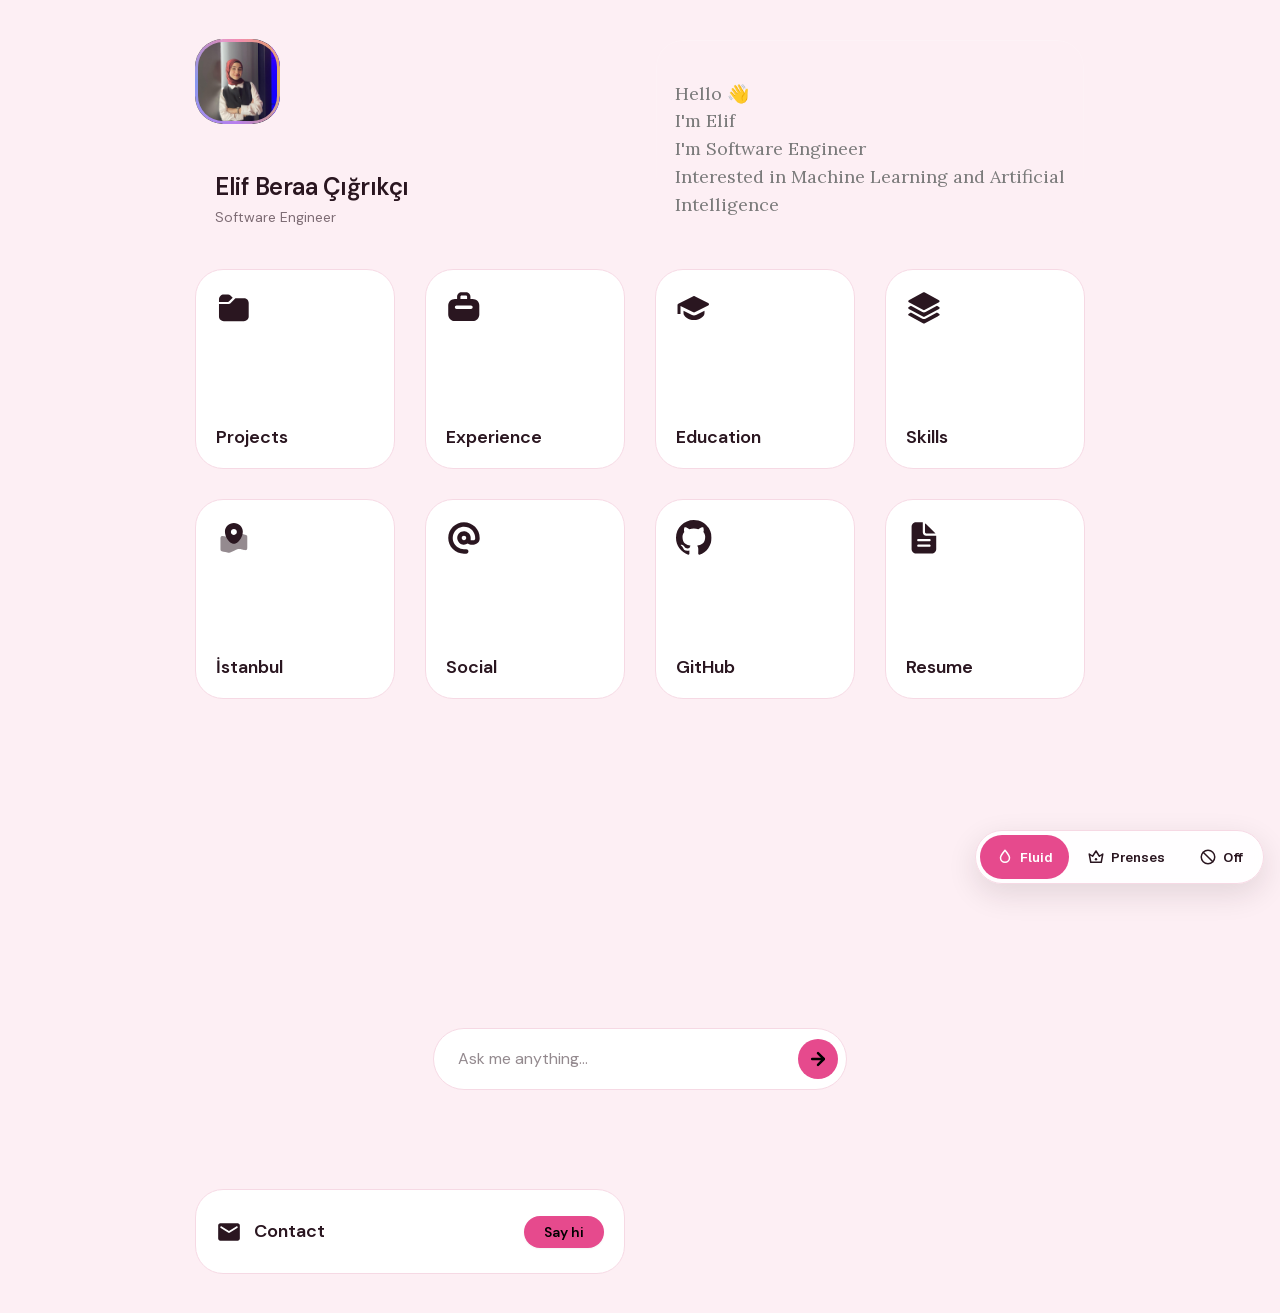
<file: index.html>
<!DOCTYPE html>
<html lang="en" class="light" style="color-scheme: light;">
<head>
<meta charset="utf-8">
<meta name="viewport" content="width=device-width, initial-scale=1">
<title>Elif Çığrıkçı - Software Engineer</title>
<meta name="description" content="Software engineer focused on data science, machine learning and artificial intelligence. Projects in federated learning, computer vision and data analytics.">
<meta name="author" content="Elif Çığrıkçı">
<meta name="theme-color" content="#fdeff4">
<link rel="canonical" href="https://elifberaa.vercel.app/">
<meta property="og:type" content="profile">
<meta property="og:url" content="https://elifberaa.vercel.app/">
<meta property="og:title" content="Elif Çığrıkçı - Software Engineer">
<meta property="og:description" content="Software engineer focused on data science, machine learning and artificial intelligence. Projects in federated learning, computer vision and data analytics.">
<meta property="og:image" content="https://elifberaa.vercel.app/images/avatar.jpg">
<meta property="og:image:alt" content="Elif Beraa Çığrıkçı">
<meta name="twitter:card" content="summary_large_image">
<meta name="twitter:title" content="Elif Çığrıkçı - Software Engineer">
<meta name="twitter:description" content="Software engineer focused on data science, machine learning and artificial intelligence.">
<meta name="twitter:image" content="https://elifberaa.vercel.app/images/avatar.jpg">
<link rel="icon" href="/favicon.svg" sizes="any">
<link rel="preload" as="image" href="/images/avatar.jpg" fetchpriority="high">
<link rel="stylesheet" href="/assets/d0160f35aa72e51d.css">
<link rel="stylesheet" href="/assets/4f56b06333c74db1.css">
<link rel="stylesheet" href="/assets/site.css">
<script src="/assets/data.js" defer></script>
<script src="/assets/app.js" defer></script>
<script src="/assets/fluid.js" defer></script>
<script src="/assets/background.js" defer></script>
<script src="/assets/animations.js" defer></script>
</head>
<body class="__className_8eaea4 __variable_8eaea4 __variable_62543b __variable_b6afbc __variable_28e7ef __variable_b6c08e __variable_ce0e09 __variable_45a0c7 __variable_b40ca9 __variable_ede5e5 __variable_a06275 __variable_c552df __variable_71e494 portfolio-themed theme-default" style="--primary: 0 0% 9%; --primary-foreground: 0 0% 98%; --secondary: 0 0% 96.1%; --secondary-foreground: 0 0% 9%; --accent: 0 0% 96.1%; --accent-foreground: 0 0% 9%; --background: 0 0% 100%; --foreground: 0 0% 3.9%; --muted: 0 0% 96.1%; --muted-foreground: 0 0% 45.1%; --border: 0 0% 89.8%; --radius: 0.5rem; --card: 0 0% 100%; --card-foreground: 0 0% 3.9%; --popover: 0 0% 100%; --popover-foreground: 0 0% 3.9%; --input: 0 0% 89.8%; --ring: 0 0% 9%; --destructive: 0 84.2% 60.2%; --destructive-foreground: 0 0% 98%;">
<main id="page-view">
<h1 class="sr-only">Elif Beraa Çığrıkçı - Software Engineer</h1>
<div id="fluid-host" aria-hidden="true" class="pointer-events-none fixed inset-0 z-0 overflow-hidden">
<canvas id="fluid" class="h-full w-full"></canvas>
</div>
<div id="kitty-layer" aria-hidden="true" class="pointer-events-none fixed inset-0 z-0 overflow-hidden" hidden>
<div id="kitty" class="kitty">
<div class="kitty-bob">
<svg viewBox="0 0 200 190" width="100%" height="100%" fill="none" xmlns="http://www.w3.org/2000/svg">
<path d="M48 62 36 20l44 22Z" fill="#fff" stroke="#2a1620" stroke-width="5" stroke-linejoin="round"/>
<path d="M152 62l12-42-44 22Z" fill="#fff" stroke="#2a1620" stroke-width="5" stroke-linejoin="round"/>
<path class="kitty-tail" d="M164 128c32 6 42 30 24 46" fill="#fff" stroke="#2a1620" stroke-width="5" stroke-linecap="round"/>
<ellipse cx="100" cy="100" rx="72" ry="60" fill="#fff" stroke="#2a1620" stroke-width="5"/>
<g class="kitty-crown"><path d="M74 34 80 12l12 10L100 6l8 16 12-10 6 22Z" fill="#f7c948" stroke="#2a1620" stroke-width="3.5" stroke-linejoin="round"/><circle cx="100" cy="8" r="3.5" fill="#ff6fae" stroke="#2a1620" stroke-width="2"/><circle cx="80" cy="13" r="2.4" fill="#ff6fae"/><circle cx="120" cy="13" r="2.4" fill="#ff6fae"/></g>
<g class="kitty-lashes"><path d="M64 89l-7-4M67 96l-8-1M136 89l7-4M133 96l8-1" stroke="#2a1620" stroke-width="2.6" stroke-linecap="round"/></g>
<g class="kitty-eye kitty-eye-l"><ellipse cx="72" cy="96" rx="6.5" ry="10" fill="#2a1620"/></g>
<g class="kitty-eye kitty-eye-r"><ellipse cx="128" cy="96" rx="6.5" ry="10" fill="#2a1620"/></g>
<g class="kitty-happy"><path d="M64 98c5-8 11-8 16 0M120 98c5-8 11-8 16 0" stroke="#2a1620" stroke-width="4" stroke-linecap="round" fill="none"/></g>
<ellipse cx="100" cy="114" rx="7" ry="5" fill="#f7c948"/>
<path d="M38 106H16M38 118H18M162 106h22M162 118h20" stroke="#2a1620" stroke-width="3.5" stroke-linecap="round"/>
<ellipse cx="56" cy="114" rx="10" ry="6" fill="#ffd1e0"/>
<ellipse cx="144" cy="114" rx="10" ry="6" fill="#ffd1e0"/>
<g transform="translate(156 52) rotate(8)">
<path d="M0 0c-16-15-32-6-27 5 4 8 17 6 27 0Z" fill="#ff8fb8" stroke="#2a1620" stroke-width="3.5"/>
<path d="M0 0c16-15 32-6 27 5-4 8-17 6-27 0Z" fill="#ff8fb8" stroke="#2a1620" stroke-width="3.5"/>
<circle cx="0" cy="2" r="5" fill="#e64a8d" stroke="#2a1620" stroke-width="2.5"/>
</g>
</svg>
</div>
</div>
<div id="kitty-sparks" class="kitty-sparks"></div>
<div id="kitty-say" class="kitty-say" aria-hidden="true">mrrp</div>
</div>
<div id="princess-dust" class="princess-dust" aria-hidden="true"></div>
<div class="layout-desktop">
<div><div class="min-h-screen bg-background text-foreground transition-colors"><div class="min-h-screen" style="--ff-accent: #e64a8d; --ff-page-bg: #fdeff4; --ff-tile-bg: #ffffff; --ff-tile-fg: #2a1620; --ff-tile-border: #f6d9e4; --ff-tile-border-w: 1px; --ff-tile-radius: 28px; --ff-tile-gap: 30px; --background: 338.6 77.8% 96.5%; --foreground: 330 31.3% 12.5%; --card: 0 0% 100%; --card-foreground: 330 31.3% 12.5%; --popover: 0 0% 100%; --popover-foreground: 330 31.3% 12.5%; --primary: 330 31.3% 12.5%; --primary-foreground: 0 0% 100%; --secondary: 338.6 29.2% 90.6%; --secondary-foreground: 330 31.3% 12.5%; --muted: 338.6 29.2% 90.6%; --muted-foreground: 335.3 6.7% 50.4%; --accent: 338.6 29.2% 90.6%; --accent-foreground: 330 31.3% 12.5%; --border: 337.2 61.7% 90.8%; --input: 337.2 61.7% 90.8%; --ring: 334.2 75.7% 59.6%; color-scheme: light; color: rgb(42, 22, 32); background: rgb(253, 239, 244); font-family: var(--font-dm-sans), system-ui, sans-serif;"><style>html, body { background: #fdeff4; }</style><div class="mx-auto min-h-screen w-full max-w-6xl" style="opacity: 1;"><div class="mx-auto box-content" style="width: 920px; padding-top: 24px; padding-bottom: 24px;"><div class="grid" style="grid-template-columns: repeat(8, 115px); grid-auto-rows: 115px; grid-auto-flow: dense;"><div style="grid-area: 1 / 1 / span 1 / span 1;"><div class="relative h-full w-full" style="padding: calc(var(--ff-tile-gap, 30px) / 2);"><div class="relative isolate h-full w-full overflow-hidden shadow-none transition-shadow" style="--ff-surface-bg: var(--ff-tile-bg, #ffffff); --ff-surface-fg: var(--ff-tile-fg, #171717); border-radius: var(--ff-tile-radius, 28px); background: transparent; color: var(--ff-tile-fg, #171717); border-style: solid; border-color: var(--ff-tile-border, #e5e5e5); border-width: 0px;"><div class="h-full w-full"><button type="button" aria-label="Who are you?" class="group relative block h-full w-full disabled:cursor-default overflow-hidden"><img alt="Elif Çığrıkçı" draggable="false" src="/images/avatar.jpg" style="position: absolute; object-fit: cover; object-position: 50% 50%; max-width: none; left: 0%; top: 0%; width: 100%; height: 100%;"></button></div></div></div></div><div style="grid-area: 1 / 5 / span 2 / span 4;"><div class="relative h-full w-full" style="padding: calc(var(--ff-tile-gap, 30px) / 2);"><div class="relative isolate h-full w-full overflow-hidden shadow-none after:pointer-events-none after:absolute after:inset-px after:z-10 after:rounded-[calc(var(--ff-tile-radius,24px)_-_1px)] after:border after:border-white/20 after:[-webkit-mask-image:linear-gradient(to_bottom,black,transparent)] after:[mask-image:linear-gradient(to_bottom,black,transparent)] transition-shadow" style="--ff-surface-bg: var(--ff-page-bg, #ffffff); --ff-surface-fg: #7A7A7A; border-radius: var(--ff-tile-radius, 28px); background: var(--ff-page-bg, #ffffff); color: rgb(122, 122, 122); border-style: solid; border-color: var(--ff-tile-border, #e5e5e5); border-width: 0px;"><div class="h-full w-full"><div class="hide-scrollbar flex h-full w-full flex-col overflow-y-auto p-5"><div class="w-full" style="text-align: left; font-family: var(--font-lora), Georgia, 'Times New Roman', serif; margin-top: auto; margin-bottom: 0px;"><div class="whitespace-pre-wrap break-words" style="font-size: 18px; font-weight: 400; line-height: 1.55;">Hello 👋 
I'm Elif
I'm Software Engineer
Interested in Machine Learning and Artificial Intelligence </div></div></div></div></div></div></div><div style="grid-area: 2 / 1 / span 1 / span 4;"><div class="relative h-full w-full" style="padding: calc(var(--ff-tile-gap, 30px) / 2);"><div class="relative isolate h-full w-full overflow-hidden shadow-none transition-shadow" style="--ff-surface-bg: var(--ff-tile-bg, #ffffff); --ff-surface-fg: var(--ff-tile-fg, #171717); border-radius: var(--ff-tile-radius, 28px); background: transparent; color: var(--ff-tile-fg, #171717); border-style: solid; border-color: var(--ff-tile-border, #e5e5e5); border-width: 0px;"><div class="h-full w-full"><div class="hide-scrollbar flex h-full w-full flex-col overflow-y-auto p-5"><div class="w-full" style="text-align: left; margin-top: auto; margin-bottom: 0px;"><div class="whitespace-pre-wrap break-words" style="font-size: 24px; font-weight: 600; line-height: 1.1; letter-spacing: -0.02em;">Elif Beraa Çığrıkçı</div><div class="mt-2 whitespace-pre-wrap break-words opacity-60" style="font-size: 14px; line-height: 1.35;">Software Engineer</div></div></div></div></div></div></div><div style="grid-area: 3 / 1 / span 2 / span 2;"><div class="relative h-full w-full" style="padding: calc(var(--ff-tile-gap, 30px) / 2);"><div class="relative isolate h-full w-full overflow-hidden shadow-none after:pointer-events-none after:absolute after:inset-px after:z-10 after:rounded-[calc(var(--ff-tile-radius,24px)_-_1px)] after:border after:border-white/20 after:[-webkit-mask-image:linear-gradient(to_bottom,black,transparent)] after:[mask-image:linear-gradient(to_bottom,black,transparent)] transition-shadow" style="--ff-surface-bg: var(--ff-tile-bg, #ffffff); --ff-surface-fg: var(--ff-tile-fg, #171717); border-radius: var(--ff-tile-radius, 28px); background: var(--ff-tile-bg, #ffffff); color: var(--ff-tile-fg, #171717); border-style: solid; border-color: var(--ff-tile-border, #e5e5e5); border-width: var(--ff-tile-border-w, 1px);"><div class="h-full w-full"><button type="button" aria-label="What are you working on?" class="group relative block h-full w-full overflow-hidden text-left transition-colors duration-150 ease-[ease] hover:bg-[color-mix(in_srgb,currentColor_5%,transparent)] disabled:cursor-default"><div class="flex h-full flex-col justify-between p-5"><span aria-hidden="true" class="inline-block shrink-0" style="width: 36px; height: 36px; background: currentcolor; mask-image: url(&quot;/logo/widgets/project.svg&quot;); mask-size: contain; mask-repeat: no-repeat; mask-position: center center;"></span><div class="flex items-end justify-between gap-3"><span class="line-clamp-2 min-w-0 text-lg font-semibold leading-tight">Projects</span></div></div></button></div></div></div></div><div style="grid-area: 3 / 3 / span 2 / span 2;"><div class="relative h-full w-full" style="padding: calc(var(--ff-tile-gap, 30px) / 2);"><div class="relative isolate h-full w-full overflow-hidden shadow-none after:pointer-events-none after:absolute after:inset-px after:z-10 after:rounded-[calc(var(--ff-tile-radius,24px)_-_1px)] after:border after:border-white/20 after:[-webkit-mask-image:linear-gradient(to_bottom,black,transparent)] after:[mask-image:linear-gradient(to_bottom,black,transparent)] transition-shadow" style="--ff-surface-bg: var(--ff-tile-bg, #ffffff); --ff-surface-fg: var(--ff-tile-fg, #171717); border-radius: var(--ff-tile-radius, 28px); background: var(--ff-tile-bg, #ffffff); color: var(--ff-tile-fg, #171717); border-style: solid; border-color: var(--ff-tile-border, #e5e5e5); border-width: var(--ff-tile-border-w, 1px);"><div class="h-full w-full"><button type="button" aria-label="Where have you worked?" class="group relative block h-full w-full overflow-hidden text-left transition-colors duration-150 ease-[ease] hover:bg-[color-mix(in_srgb,currentColor_5%,transparent)] disabled:cursor-default"><div class="flex h-full flex-col justify-between p-5"><span aria-hidden="true" class="inline-block shrink-0" style="width: 36px; height: 36px; background: currentcolor; mask-image: url(&quot;/logo/widgets/experience.svg&quot;); mask-size: contain; mask-repeat: no-repeat; mask-position: center center;"></span><div class="flex items-end justify-between gap-3"><span class="line-clamp-2 min-w-0 text-lg font-semibold leading-tight">Experience</span></div></div></button></div></div></div></div><div style="grid-area: 3 / 5 / span 2 / span 2;"><div class="relative h-full w-full" style="padding: calc(var(--ff-tile-gap, 30px) / 2);"><div class="relative isolate h-full w-full overflow-hidden shadow-none after:pointer-events-none after:absolute after:inset-px after:z-10 after:rounded-[calc(var(--ff-tile-radius,24px)_-_1px)] after:border after:border-white/20 after:[-webkit-mask-image:linear-gradient(to_bottom,black,transparent)] after:[mask-image:linear-gradient(to_bottom,black,transparent)] transition-shadow" style="--ff-surface-bg: var(--ff-tile-bg, #ffffff); --ff-surface-fg: var(--ff-tile-fg, #171717); border-radius: var(--ff-tile-radius, 28px); background: var(--ff-tile-bg, #ffffff); color: var(--ff-tile-fg, #171717); border-style: solid; border-color: var(--ff-tile-border, #e5e5e5); border-width: var(--ff-tile-border-w, 1px);"><div class="h-full w-full"><button type="button" aria-label="What did you study?" class="group relative block h-full w-full overflow-hidden text-left transition-colors duration-150 ease-[ease] hover:bg-[color-mix(in_srgb,currentColor_5%,transparent)] disabled:cursor-default"><div class="flex h-full flex-col justify-between p-5"><span aria-hidden="true" class="inline-block shrink-0" style="width: 36px; height: 36px; background: currentcolor; mask-image: url(&quot;/logo/widgets/education.svg&quot;); mask-size: contain; mask-repeat: no-repeat; mask-position: center center;"></span><div class="flex items-end justify-between gap-3"><span class="line-clamp-2 min-w-0 text-lg font-semibold leading-tight">Education</span></div></div></button></div></div></div></div><div style="grid-area: 3 / 7 / span 2 / span 2;"><div class="relative h-full w-full" style="padding: calc(var(--ff-tile-gap, 30px) / 2);"><div class="relative isolate h-full w-full overflow-hidden shadow-none after:pointer-events-none after:absolute after:inset-px after:z-10 after:rounded-[calc(var(--ff-tile-radius,24px)_-_1px)] after:border after:border-white/20 after:[-webkit-mask-image:linear-gradient(to_bottom,black,transparent)] after:[mask-image:linear-gradient(to_bottom,black,transparent)] transition-shadow" style="--ff-surface-bg: var(--ff-tile-bg, #ffffff); --ff-surface-fg: var(--ff-tile-fg, #171717); border-radius: var(--ff-tile-radius, 28px); background: var(--ff-tile-bg, #ffffff); color: var(--ff-tile-fg, #171717); border-style: solid; border-color: var(--ff-tile-border, #e5e5e5); border-width: var(--ff-tile-border-w, 1px);"><div class="h-full w-full"><button type="button" aria-label="What is your tech stack?" class="group relative block h-full w-full overflow-hidden text-left transition-colors duration-150 ease-[ease] hover:bg-[color-mix(in_srgb,currentColor_5%,transparent)] disabled:cursor-default"><div class="flex h-full flex-col justify-between p-5"><span aria-hidden="true" class="inline-block shrink-0" style="width: 36px; height: 36px; background: currentcolor; mask-image: url(&quot;/logo/widgets/stack.svg&quot;); mask-size: contain; mask-repeat: no-repeat; mask-position: center center;"></span><div class="flex items-end justify-between gap-3"><span class="line-clamp-2 min-w-0 text-lg font-semibold leading-tight">Skills</span></div></div></button></div></div></div></div><div style="grid-area: 5 / 1 / span 2 / span 2;"><div class="relative h-full w-full" style="padding: calc(var(--ff-tile-gap, 30px) / 2);"><div class="relative isolate h-full w-full overflow-hidden shadow-none after:pointer-events-none after:absolute after:inset-px after:z-10 after:rounded-[calc(var(--ff-tile-radius,24px)_-_1px)] after:border after:border-white/20 after:[-webkit-mask-image:linear-gradient(to_bottom,black,transparent)] after:[mask-image:linear-gradient(to_bottom,black,transparent)] transition-shadow" style="--ff-surface-bg: var(--ff-tile-bg, #ffffff); --ff-surface-fg: var(--ff-tile-fg, #171717); border-radius: var(--ff-tile-radius, 28px); background: var(--ff-tile-bg, #ffffff); color: var(--ff-tile-fg, #171717); border-style: solid; border-color: var(--ff-tile-border, #e5e5e5); border-width: var(--ff-tile-border-w, 1px);"><div class="h-full w-full"><button type="button" aria-label="Where are you based?" class="group relative block h-full w-full overflow-hidden text-left transition-colors duration-150 ease-[ease] hover:bg-[color-mix(in_srgb,currentColor_5%,transparent)] disabled:cursor-default"><div class="flex h-full flex-col justify-between p-5"><span aria-hidden="true" class="inline-block shrink-0" style="width: 36px; height: 36px; background: currentcolor; mask-image: url(&quot;/logo/widgets/map.svg&quot;); mask-size: contain; mask-repeat: no-repeat; mask-position: center center;"></span><div class="flex items-end justify-between gap-3"><span class="line-clamp-2 min-w-0 text-lg font-semibold leading-tight">İstanbul</span></div></div></button></div></div></div></div><div style="grid-area: 5 / 3 / span 2 / span 2;"><div class="relative h-full w-full" style="padding: calc(var(--ff-tile-gap, 30px) / 2);"><div class="relative isolate h-full w-full overflow-hidden shadow-none after:pointer-events-none after:absolute after:inset-px after:z-10 after:rounded-[calc(var(--ff-tile-radius,24px)_-_1px)] after:border after:border-white/20 after:[-webkit-mask-image:linear-gradient(to_bottom,black,transparent)] after:[mask-image:linear-gradient(to_bottom,black,transparent)] transition-shadow" style="--ff-surface-bg: var(--ff-tile-bg, #ffffff); --ff-surface-fg: var(--ff-tile-fg, #171717); border-radius: var(--ff-tile-radius, 28px); background: var(--ff-tile-bg, #ffffff); color: var(--ff-tile-fg, #171717); border-style: solid; border-color: var(--ff-tile-border, #e5e5e5); border-width: var(--ff-tile-border-w, 1px);"><div class="h-full w-full"><button type="button" aria-label="Where can I follow you?" class="group relative block h-full w-full overflow-hidden text-left transition-colors duration-150 ease-[ease] hover:bg-[color-mix(in_srgb,currentColor_5%,transparent)] disabled:cursor-default"><div class="flex h-full flex-col justify-between p-5"><span aria-hidden="true" class="inline-block shrink-0" style="width: 36px; height: 36px; background: currentcolor; mask-image: url(&quot;/logo/widgets/social.svg&quot;); mask-size: contain; mask-repeat: no-repeat; mask-position: center center;"></span><div class="flex items-end justify-between gap-3"><span class="line-clamp-2 min-w-0 text-lg font-semibold leading-tight">Social</span></div></div></button></div></div></div></div><div style="grid-area: 5 / 5 / span 2 / span 2;"><div class="relative h-full w-full" style="padding: calc(var(--ff-tile-gap, 30px) / 2);"><div class="relative isolate h-full w-full overflow-hidden shadow-none after:pointer-events-none after:absolute after:inset-px after:z-10 after:rounded-[calc(var(--ff-tile-radius,24px)_-_1px)] after:border after:border-white/20 after:[-webkit-mask-image:linear-gradient(to_bottom,black,transparent)] after:[mask-image:linear-gradient(to_bottom,black,transparent)] transition-shadow" style="--ff-surface-bg: var(--ff-tile-bg, #ffffff); --ff-surface-fg: var(--ff-tile-fg, #171717); border-radius: var(--ff-tile-radius, 28px); background: var(--ff-tile-bg, #ffffff); color: var(--ff-tile-fg, #171717); border-style: solid; border-color: var(--ff-tile-border, #e5e5e5); border-width: var(--ff-tile-border-w, 1px);"><div class="h-full w-full"><button type="button" aria-label="What are you coding right now?" class="group relative block h-full w-full overflow-hidden text-left transition-colors duration-150 ease-[ease] hover:bg-[color-mix(in_srgb,currentColor_5%,transparent)] disabled:cursor-default"><div class="flex h-full flex-col justify-between p-5"><span aria-hidden="true" class="inline-block shrink-0" style="width: 36px; height: 36px; background: currentcolor; mask-image: url(&quot;/logo/widgets/github.svg&quot;); mask-size: contain; mask-repeat: no-repeat; mask-position: center center;"></span><div class="flex items-end justify-between gap-3"><span class="line-clamp-2 min-w-0 text-lg font-semibold leading-tight">GitHub</span></div></div></button></div></div></div></div><div style="grid-area: 5 / 7 / span 2 / span 2;"><div class="relative h-full w-full" style="padding: calc(var(--ff-tile-gap, 30px) / 2);"><div class="relative isolate h-full w-full overflow-hidden shadow-none after:pointer-events-none after:absolute after:inset-px after:z-10 after:rounded-[calc(var(--ff-tile-radius,24px)_-_1px)] after:border after:border-white/20 after:[-webkit-mask-image:linear-gradient(to_bottom,black,transparent)] after:[mask-image:linear-gradient(to_bottom,black,transparent)] transition-shadow" style="--ff-surface-bg: var(--ff-tile-bg, #ffffff); --ff-surface-fg: var(--ff-tile-fg, #171717); border-radius: var(--ff-tile-radius, 28px); background: var(--ff-tile-bg, #ffffff); color: var(--ff-tile-fg, #171717); border-style: solid; border-color: var(--ff-tile-border, #e5e5e5); border-width: var(--ff-tile-border-w, 1px);"><div class="h-full w-full"><button type="button" aria-label="Can I see your resume?" class="group relative block h-full w-full overflow-hidden text-left transition-colors duration-150 ease-[ease] hover:bg-[color-mix(in_srgb,currentColor_5%,transparent)] disabled:cursor-default"><div class="flex h-full flex-col justify-between p-5"><span aria-hidden="true" class="inline-block shrink-0" style="width: 36px; height: 36px; background: currentcolor; mask-image: url(&quot;/logo/widgets/resume.svg&quot;); mask-size: contain; mask-repeat: no-repeat; mask-position: center center;"></span><div class="flex items-end justify-between gap-3"><span class="line-clamp-2 min-w-0 text-lg font-semibold leading-tight">Resume</span></div></div></button></div></div></div></div><div style="grid-area: 9 / 3 / span 2 / span 4;"><div class="relative h-full w-full" style="padding: calc(var(--ff-tile-gap, 30px) / 2);"><div class="relative isolate h-full w-full overflow-hidden shadow-none transition-shadow" style="--ff-surface-bg: var(--ff-tile-bg, #ffffff); --ff-surface-fg: var(--ff-tile-fg, #171717); border-radius: var(--ff-tile-radius, 28px); background: transparent; color: var(--ff-tile-fg, #171717); border-style: solid; border-color: var(--ff-tile-border, #e5e5e5); border-width: 0px;"><div class="h-full w-full"><form class="flex h-full flex-col justify-center gap-2 px-2"><div class="mx-auto flex w-full items-center rounded-full py-2.5 pr-2 pl-6 backdrop-blur-lg transition-all shadow-none" style="background: var(--ff-tile-bg, #ffffff); color: rgb(42, 22, 32); border-style: solid; border-width: var(--ff-tile-border-w, 1px); border-color: var(--ff-tile-border, #e5e5e5); --ff-focus-ring: color-mix(in srgb, #e64a8d 20%, transparent);"><input placeholder="Ask me anything…" class="widget-no-drag w-full border-none bg-transparent text-base text-current placeholder:text-current placeholder:opacity-50 focus:outline-none" type="text" value=""><button type="submit" disabled="" aria-label="Submit question" class="widget-no-drag flex items-center justify-center rounded-full p-2.5 transition-colors hover:opacity-90" style="background: rgb(230, 74, 141); color: rgb(0, 0, 0);"><svg xmlns="http://www.w3.org/2000/svg" width="24" height="24" viewBox="0 0 24 24" fill="none" stroke="currentColor" stroke-width="3" stroke-linecap="round" stroke-linejoin="round" class="lucide lucide-arrow-right h-5 w-5" aria-hidden="true"><path d="M5 12h14"></path><path d="m12 5 7 7-7 7"></path></svg></button></div></form></div></div></div></div><div style="grid-area: 11 / 1 / span 1 / span 4;"><div class="relative h-full w-full" style="padding: calc(var(--ff-tile-gap, 30px) / 2);"><div class="relative isolate h-full w-full overflow-hidden shadow-none after:pointer-events-none after:absolute after:inset-px after:z-10 after:rounded-[calc(var(--ff-tile-radius,24px)_-_1px)] after:border after:border-white/20 after:[-webkit-mask-image:linear-gradient(to_bottom,black,transparent)] after:[mask-image:linear-gradient(to_bottom,black,transparent)] transition-shadow" style="--ff-surface-bg: var(--ff-tile-bg, #ffffff); --ff-surface-fg: var(--ff-tile-fg, #171717); border-radius: var(--ff-tile-radius, 28px); background: var(--ff-tile-bg, #ffffff); color: var(--ff-tile-fg, #171717); border-style: solid; border-color: var(--ff-tile-border, #e5e5e5); border-width: var(--ff-tile-border-w, 1px);"><div class="h-full w-full"><button type="button" aria-label="How can I reach you?" class="group relative block h-full w-full overflow-hidden text-left transition-colors duration-150 ease-[ease] hover:bg-[color-mix(in_srgb,currentColor_5%,transparent)] disabled:cursor-default"><div class="flex h-full items-center gap-3 px-5"><span aria-hidden="true" class="inline-block shrink-0" style="width: 26px; height: 26px; background: currentcolor; mask-image: url(&quot;/logo/widgets/contact.svg&quot;); mask-size: contain; mask-repeat: no-repeat; mask-position: center center;"></span><span class="min-w-0 flex-1 truncate text-lg font-semibold leading-tight">Contact</span><span class="inline-flex h-8 shrink-0 items-center gap-0.5 rounded-full px-5 text-sm font-semibold shadow-sm" style="background: rgb(230, 74, 141); color: rgb(0, 0, 0);">Say hi</span></div></button></div></div></div></div></div></div></div></div></div></div>
</div>
<div class="layout-mobile">
<div><div class="min-h-screen bg-background text-foreground transition-colors"><div class="min-h-screen" style="--ff-accent: #e64a8d; --ff-page-bg: #fdeff4; --ff-tile-bg: #ffffff; --ff-tile-fg: #2a1620; --ff-tile-border: #f6d9e4; --ff-tile-border-w: 1px; --ff-tile-radius: 28px; --ff-tile-gap: 30px; --background: 338.6 77.8% 96.5%; --foreground: 330 31.3% 12.5%; --card: 0 0% 100%; --card-foreground: 330 31.3% 12.5%; --popover: 0 0% 100%; --popover-foreground: 330 31.3% 12.5%; --primary: 330 31.3% 12.5%; --primary-foreground: 0 0% 100%; --secondary: 338.6 29.2% 90.6%; --secondary-foreground: 330 31.3% 12.5%; --muted: 338.6 29.2% 90.6%; --muted-foreground: 335.3 6.7% 50.4%; --accent: 338.6 29.2% 90.6%; --accent-foreground: 330 31.3% 12.5%; --border: 337.2 61.7% 90.8%; --input: 337.2 61.7% 90.8%; --ring: 334.2 75.7% 59.6%; color-scheme: light; color: rgb(42, 22, 32); background: rgb(253, 239, 244); font-family: var(--font-dm-sans), system-ui, sans-serif;"><style>html, body { background: #fdeff4; }</style><div class="mx-auto min-h-screen w-full max-w-6xl" style="opacity: 1;"><div class="mx-auto w-full max-w-md px-1 py-4"><div style="aspect-ratio: 4 / 4;"><div class="relative h-full w-full" style="padding: calc(var(--ff-tile-gap, 30px) / 2);"><div class="relative isolate h-full w-full overflow-hidden shadow-none transition-shadow" style="--ff-surface-bg: var(--ff-tile-bg, #ffffff); --ff-surface-fg: var(--ff-tile-fg, #171717); border-radius: var(--ff-tile-radius, 28px); background: transparent; color: var(--ff-tile-fg, #171717); border-style: solid; border-color: var(--ff-tile-border, #e5e5e5); border-width: 0px;"><div class="h-full w-full"><button type="button" aria-label="Who are you?" class="group relative block h-full w-full disabled:cursor-default overflow-hidden"><img alt="Elif Çığrıkçı" draggable="false" src="/images/avatar.jpg" style="position: absolute; object-fit: cover; object-position: 50% 50%; max-width: none; left: 0%; top: 0%; width: 100%; height: 100%;"></button></div></div></div></div><div style="aspect-ratio: 4 / 1;"><div class="relative h-full w-full" style="padding: calc(var(--ff-tile-gap, 30px) / 2);"><div class="relative isolate h-full w-full overflow-hidden shadow-none after:pointer-events-none after:absolute after:inset-px after:z-10 after:rounded-[calc(var(--ff-tile-radius,24px)_-_1px)] after:border after:border-white/20 after:[-webkit-mask-image:linear-gradient(to_bottom,black,transparent)] after:[mask-image:linear-gradient(to_bottom,black,transparent)] transition-shadow" style="--ff-surface-bg: var(--ff-tile-bg, #ffffff); --ff-surface-fg: var(--ff-tile-fg, #171717); border-radius: var(--ff-tile-radius, 28px); background: var(--ff-tile-bg, #ffffff); color: var(--ff-tile-fg, #171717); border-style: solid; border-color: var(--ff-tile-border, #e5e5e5); border-width: var(--ff-tile-border-w, 1px);"><div class="h-full w-full"><button type="button" aria-label="Where have you worked?" class="group relative block h-full w-full overflow-hidden text-left transition-colors duration-150 ease-[ease] hover:bg-[color-mix(in_srgb,currentColor_5%,transparent)] disabled:cursor-default"><div class="flex h-full items-center gap-3 px-5"><span aria-hidden="true" class="inline-block shrink-0" style="width: 26px; height: 26px; background: currentcolor; mask-image: url(&quot;/logo/widgets/experience.svg&quot;); mask-size: contain; mask-repeat: no-repeat; mask-position: center center;"></span><span class="min-w-0 flex-1 truncate text-lg font-semibold leading-tight">Experience</span><span class="inline-flex h-8 shrink-0 items-center gap-0.5 rounded-full px-5 text-sm font-semibold shadow-sm" style="background: rgb(230, 74, 141); color: rgb(0, 0, 0);">View</span></div></button></div></div></div></div><div style="aspect-ratio: 4 / 1;"><div class="relative h-full w-full" style="padding: calc(var(--ff-tile-gap, 30px) / 2);"><div class="relative isolate h-full w-full overflow-hidden shadow-none after:pointer-events-none after:absolute after:inset-px after:z-10 after:rounded-[calc(var(--ff-tile-radius,24px)_-_1px)] after:border after:border-white/20 after:[-webkit-mask-image:linear-gradient(to_bottom,black,transparent)] after:[mask-image:linear-gradient(to_bottom,black,transparent)] transition-shadow" style="--ff-surface-bg: var(--ff-tile-bg, #ffffff); --ff-surface-fg: var(--ff-tile-fg, #171717); border-radius: var(--ff-tile-radius, 28px); background: var(--ff-tile-bg, #ffffff); color: var(--ff-tile-fg, #171717); border-style: solid; border-color: var(--ff-tile-border, #e5e5e5); border-width: var(--ff-tile-border-w, 1px);"><div class="h-full w-full"><button type="button" aria-label="What did you study?" class="group relative block h-full w-full overflow-hidden text-left transition-colors duration-150 ease-[ease] hover:bg-[color-mix(in_srgb,currentColor_5%,transparent)] disabled:cursor-default"><div class="flex h-full items-center gap-3 px-5"><span aria-hidden="true" class="inline-block shrink-0" style="width: 26px; height: 26px; background: currentcolor; mask-image: url(&quot;/logo/widgets/education.svg&quot;); mask-size: contain; mask-repeat: no-repeat; mask-position: center center;"></span><span class="min-w-0 flex-1 truncate text-lg font-semibold leading-tight">Education</span><span class="inline-flex h-8 shrink-0 items-center gap-0.5 rounded-full px-5 text-sm font-semibold shadow-sm" style="background: rgb(230, 74, 141); color: rgb(0, 0, 0);">View</span></div></button></div></div></div></div><div style="aspect-ratio: 4 / 1;"><div class="relative h-full w-full" style="padding: calc(var(--ff-tile-gap, 30px) / 2);"><div class="relative isolate h-full w-full overflow-hidden shadow-none after:pointer-events-none after:absolute after:inset-px after:z-10 after:rounded-[calc(var(--ff-tile-radius,24px)_-_1px)] after:border after:border-white/20 after:[-webkit-mask-image:linear-gradient(to_bottom,black,transparent)] after:[mask-image:linear-gradient(to_bottom,black,transparent)] transition-shadow" style="--ff-surface-bg: var(--ff-tile-bg, #ffffff); --ff-surface-fg: var(--ff-tile-fg, #171717); border-radius: var(--ff-tile-radius, 28px); background: var(--ff-tile-bg, #ffffff); color: var(--ff-tile-fg, #171717); border-style: solid; border-color: var(--ff-tile-border, #e5e5e5); border-width: var(--ff-tile-border-w, 1px);"><div class="h-full w-full"><button type="button" aria-label="What is your tech stack?" class="group relative block h-full w-full overflow-hidden text-left transition-colors duration-150 ease-[ease] hover:bg-[color-mix(in_srgb,currentColor_5%,transparent)] disabled:cursor-default"><div class="flex h-full items-center gap-3 px-5"><span aria-hidden="true" class="inline-block shrink-0" style="width: 26px; height: 26px; background: currentcolor; mask-image: url(&quot;/logo/widgets/stack.svg&quot;); mask-size: contain; mask-repeat: no-repeat; mask-position: center center;"></span><span class="min-w-0 flex-1 truncate text-lg font-semibold leading-tight">Skills</span><span class="inline-flex h-8 shrink-0 items-center gap-0.5 rounded-full px-5 text-sm font-semibold shadow-sm" style="background: rgb(230, 74, 141); color: rgb(0, 0, 0);">View</span></div></button></div></div></div></div><div style="aspect-ratio: 4 / 1;"><div class="relative h-full w-full" style="padding: calc(var(--ff-tile-gap, 30px) / 2);"><div class="relative isolate h-full w-full overflow-hidden shadow-none after:pointer-events-none after:absolute after:inset-px after:z-10 after:rounded-[calc(var(--ff-tile-radius,24px)_-_1px)] after:border after:border-white/20 after:[-webkit-mask-image:linear-gradient(to_bottom,black,transparent)] after:[mask-image:linear-gradient(to_bottom,black,transparent)] transition-shadow" style="--ff-surface-bg: var(--ff-tile-bg, #ffffff); --ff-surface-fg: var(--ff-tile-fg, #171717); border-radius: var(--ff-tile-radius, 28px); background: var(--ff-tile-bg, #ffffff); color: var(--ff-tile-fg, #171717); border-style: solid; border-color: var(--ff-tile-border, #e5e5e5); border-width: var(--ff-tile-border-w, 1px);"><div class="h-full w-full"><button type="button" aria-label="What are you working on?" class="group relative block h-full w-full overflow-hidden text-left transition-colors duration-150 ease-[ease] hover:bg-[color-mix(in_srgb,currentColor_5%,transparent)] disabled:cursor-default"><div class="flex h-full items-center gap-3 px-5"><span aria-hidden="true" class="inline-block shrink-0" style="width: 26px; height: 26px; background: currentcolor; mask-image: url(&quot;/logo/widgets/project.svg&quot;); mask-size: contain; mask-repeat: no-repeat; mask-position: center center;"></span><span class="min-w-0 flex-1 truncate text-lg font-semibold leading-tight">Projects</span><span class="inline-flex h-8 shrink-0 items-center gap-0.5 rounded-full px-5 text-sm font-semibold shadow-sm" style="background: rgb(230, 74, 141); color: rgb(0, 0, 0);">View</span></div></button></div></div></div></div><div style="aspect-ratio: 4 / 1;"><div class="relative h-full w-full" style="padding: calc(var(--ff-tile-gap, 30px) / 2);"><div class="relative isolate h-full w-full overflow-hidden shadow-none after:pointer-events-none after:absolute after:inset-px after:z-10 after:rounded-[calc(var(--ff-tile-radius,24px)_-_1px)] after:border after:border-white/20 after:[-webkit-mask-image:linear-gradient(to_bottom,black,transparent)] after:[mask-image:linear-gradient(to_bottom,black,transparent)] transition-shadow" style="--ff-surface-bg: var(--ff-tile-bg, #ffffff); --ff-surface-fg: var(--ff-tile-fg, #171717); border-radius: var(--ff-tile-radius, 28px); background: var(--ff-tile-bg, #ffffff); color: var(--ff-tile-fg, #171717); border-style: solid; border-color: var(--ff-tile-border, #e5e5e5); border-width: var(--ff-tile-border-w, 1px);"><div class="h-full w-full"><button type="button" aria-label="Where are you based?" class="group relative block h-full w-full overflow-hidden text-left transition-colors duration-150 ease-[ease] hover:bg-[color-mix(in_srgb,currentColor_5%,transparent)] disabled:cursor-default"><div class="flex h-full items-center gap-3 px-5"><span aria-hidden="true" class="inline-block shrink-0" style="width: 26px; height: 26px; background: currentcolor; mask-image: url(&quot;/logo/widgets/map.svg&quot;); mask-size: contain; mask-repeat: no-repeat; mask-position: center center;"></span><span class="min-w-0 flex-1 truncate text-lg font-semibold leading-tight">İstanbul</span><span class="inline-flex h-8 shrink-0 items-center gap-0.5 rounded-full px-5 text-sm font-semibold shadow-sm" style="background: rgb(230, 74, 141); color: rgb(0, 0, 0);">View</span></div></button></div></div></div></div><div style="aspect-ratio: 4 / 1;"><div class="relative h-full w-full" style="padding: calc(var(--ff-tile-gap, 30px) / 2);"><div class="relative isolate h-full w-full overflow-hidden shadow-none after:pointer-events-none after:absolute after:inset-px after:z-10 after:rounded-[calc(var(--ff-tile-radius,24px)_-_1px)] after:border after:border-white/20 after:[-webkit-mask-image:linear-gradient(to_bottom,black,transparent)] after:[mask-image:linear-gradient(to_bottom,black,transparent)] transition-shadow" style="--ff-surface-bg: var(--ff-tile-bg, #ffffff); --ff-surface-fg: var(--ff-tile-fg, #171717); border-radius: var(--ff-tile-radius, 28px); background: var(--ff-tile-bg, #ffffff); color: var(--ff-tile-fg, #171717); border-style: solid; border-color: var(--ff-tile-border, #e5e5e5); border-width: var(--ff-tile-border-w, 1px);"><div class="h-full w-full"><button type="button" aria-label="Where can I follow you?" class="group relative block h-full w-full overflow-hidden text-left transition-colors duration-150 ease-[ease] hover:bg-[color-mix(in_srgb,currentColor_5%,transparent)] disabled:cursor-default"><div class="flex h-full items-center gap-3 px-5"><span aria-hidden="true" class="inline-block shrink-0" style="width: 26px; height: 26px; background: currentcolor; mask-image: url(&quot;/logo/widgets/social.svg&quot;); mask-size: contain; mask-repeat: no-repeat; mask-position: center center;"></span><span class="min-w-0 flex-1 truncate text-lg font-semibold leading-tight">Social</span><span class="inline-flex h-8 shrink-0 items-center gap-0.5 rounded-full px-5 text-sm font-semibold shadow-sm" style="background: rgb(230, 74, 141); color: rgb(0, 0, 0);">Follow</span></div></button></div></div></div></div><div style="aspect-ratio: 4 / 1;"><div class="relative h-full w-full" style="padding: calc(var(--ff-tile-gap, 30px) / 2);"><div class="relative isolate h-full w-full overflow-hidden shadow-none after:pointer-events-none after:absolute after:inset-px after:z-10 after:rounded-[calc(var(--ff-tile-radius,24px)_-_1px)] after:border after:border-white/20 after:[-webkit-mask-image:linear-gradient(to_bottom,black,transparent)] after:[mask-image:linear-gradient(to_bottom,black,transparent)] transition-shadow" style="--ff-surface-bg: var(--ff-tile-bg, #ffffff); --ff-surface-fg: var(--ff-tile-fg, #171717); border-radius: var(--ff-tile-radius, 28px); background: var(--ff-tile-bg, #ffffff); color: var(--ff-tile-fg, #171717); border-style: solid; border-color: var(--ff-tile-border, #e5e5e5); border-width: var(--ff-tile-border-w, 1px);"><div class="h-full w-full"><button type="button" aria-label="What are you coding right now?" class="group relative block h-full w-full overflow-hidden text-left transition-colors duration-150 ease-[ease] hover:bg-[color-mix(in_srgb,currentColor_5%,transparent)] disabled:cursor-default"><div class="flex h-full items-center gap-3 px-5"><span aria-hidden="true" class="inline-block shrink-0" style="width: 26px; height: 26px; background: currentcolor; mask-image: url(&quot;/logo/widgets/github.svg&quot;); mask-size: contain; mask-repeat: no-repeat; mask-position: center center;"></span><span class="min-w-0 flex-1 truncate text-lg font-semibold leading-tight">GitHub</span><span class="inline-flex h-8 shrink-0 items-center gap-0.5 rounded-full px-5 text-sm font-semibold shadow-sm" style="background: rgb(230, 74, 141); color: rgb(0, 0, 0);">View</span></div></button></div></div></div></div><div style="aspect-ratio: 4 / 4;"><div class="relative h-full w-full" style="padding: calc(var(--ff-tile-gap, 30px) / 2);"><div class="relative isolate h-full w-full overflow-hidden shadow-none after:pointer-events-none after:absolute after:inset-px after:z-10 after:rounded-[calc(var(--ff-tile-radius,24px)_-_1px)] after:border after:border-white/20 after:[-webkit-mask-image:linear-gradient(to_bottom,black,transparent)] after:[mask-image:linear-gradient(to_bottom,black,transparent)] transition-shadow" style="--ff-surface-bg: var(--ff-tile-bg, #ffffff); --ff-surface-fg: var(--ff-tile-fg, #171717); border-radius: var(--ff-tile-radius, 28px); background: var(--ff-tile-bg, #ffffff); color: var(--ff-tile-fg, #171717); border-style: solid; border-color: var(--ff-tile-border, #e5e5e5); border-width: var(--ff-tile-border-w, 1px);"><div class="h-full w-full"><button type="button" aria-label="Can I see your resume?" class="group relative block h-full w-full overflow-hidden text-left transition-colors duration-150 ease-[ease] hover:bg-[color-mix(in_srgb,currentColor_5%,transparent)] disabled:cursor-default"><div class="flex h-full flex-col justify-between p-5"><span aria-hidden="true" class="inline-block shrink-0" style="width: 36px; height: 36px; background: currentcolor; mask-image: url(&quot;/logo/widgets/resume.svg&quot;); mask-size: contain; mask-repeat: no-repeat; mask-position: center center;"></span><div class="flex items-end justify-between gap-3"><span class="line-clamp-2 min-w-0 text-lg font-semibold leading-tight">Resume</span><span class="inline-flex h-8 shrink-0 items-center gap-0.5 rounded-full px-5 text-sm font-semibold shadow-sm" style="background: rgb(230, 74, 141); color: rgb(0, 0, 0);">View</span></div></div></button></div></div></div></div><div style="aspect-ratio: 4 / 2;"><div class="relative h-full w-full" style="padding: calc(var(--ff-tile-gap, 30px) / 2);"><div class="relative isolate h-full w-full overflow-hidden shadow-none after:pointer-events-none after:absolute after:inset-px after:z-10 after:rounded-[calc(var(--ff-tile-radius,24px)_-_1px)] after:border after:border-white/20 after:[-webkit-mask-image:linear-gradient(to_bottom,black,transparent)] after:[mask-image:linear-gradient(to_bottom,black,transparent)] transition-shadow" style="--ff-surface-bg: var(--ff-page-bg, #ffffff); --ff-surface-fg: #7A7A7A; border-radius: var(--ff-tile-radius, 28px); background: var(--ff-page-bg, #ffffff); color: rgb(122, 122, 122); border-style: solid; border-color: var(--ff-tile-border, #e5e5e5); border-width: 0px;"><div class="h-full w-full"><div class="hide-scrollbar flex h-full w-full flex-col overflow-y-auto p-5"><div class="w-full" style="text-align: left; font-family: var(--font-lora), Georgia, 'Times New Roman', serif; margin-top: auto; margin-bottom: 0px;"><div class="whitespace-pre-wrap break-words" style="font-size: 18px; font-weight: 400; line-height: 1.55;">Hello 👋 
I'm Elif
I'm Software Engineer
Interested in Machine Learning and Artificial Intelligence </div></div></div></div></div></div></div><div style="aspect-ratio: 4 / 2;"><div class="relative h-full w-full" style="padding: calc(var(--ff-tile-gap, 30px) / 2);"><div class="relative isolate h-full w-full overflow-hidden shadow-none transition-shadow" style="--ff-surface-bg: var(--ff-tile-bg, #ffffff); --ff-surface-fg: var(--ff-tile-fg, #171717); border-radius: var(--ff-tile-radius, 28px); background: transparent; color: var(--ff-tile-fg, #171717); border-style: solid; border-color: var(--ff-tile-border, #e5e5e5); border-width: 0px;"><div class="h-full w-full"><div class="hide-scrollbar flex h-full w-full flex-col overflow-y-auto p-5"><div class="w-full" style="text-align: left; margin-top: auto; margin-bottom: 0px;"><div class="whitespace-pre-wrap break-words" style="font-size: 24px; font-weight: 600; line-height: 1.1; letter-spacing: -0.02em;">Elif Beraa Çığrıkçı</div><div class="mt-2 whitespace-pre-wrap break-words opacity-60" style="font-size: 14px; line-height: 1.35;">Software Engineer</div></div></div></div></div></div></div><div style="aspect-ratio: 4 / 1;"><div class="relative h-full w-full" style="padding: calc(var(--ff-tile-gap, 30px) / 2);"><div class="relative isolate h-full w-full overflow-hidden shadow-none transition-shadow" style="--ff-surface-bg: var(--ff-tile-bg, #ffffff); --ff-surface-fg: var(--ff-tile-fg, #171717); border-radius: var(--ff-tile-radius, 28px); background: transparent; color: var(--ff-tile-fg, #171717); border-style: solid; border-color: var(--ff-tile-border, #e5e5e5); border-width: 0px;"><div class="h-full w-full"><form class="flex h-full flex-col justify-center gap-2 px-2"><div class="mx-auto flex w-full items-center rounded-full py-2.5 pr-2 pl-6 backdrop-blur-lg transition-all shadow-none" style="background: var(--ff-tile-bg, #ffffff); color: rgb(42, 22, 32); border-style: solid; border-width: var(--ff-tile-border-w, 1px); border-color: var(--ff-tile-border, #e5e5e5); --ff-focus-ring: color-mix(in srgb, #e64a8d 20%, transparent);"><input placeholder="Ask me anything…" class="widget-no-drag w-full border-none bg-transparent text-base text-current placeholder:text-current placeholder:opacity-50 focus:outline-none" type="text" value=""><button type="submit" disabled="" aria-label="Submit question" class="widget-no-drag flex items-center justify-center rounded-full p-2.5 transition-colors hover:opacity-90" style="background: rgb(230, 74, 141); color: rgb(0, 0, 0);"><svg xmlns="http://www.w3.org/2000/svg" width="24" height="24" viewBox="0 0 24 24" fill="none" stroke="currentColor" stroke-width="3" stroke-linecap="round" stroke-linejoin="round" class="lucide lucide-arrow-right h-5 w-5" aria-hidden="true"><path d="M5 12h14"></path><path d="m12 5 7 7-7 7"></path></svg></button></div></form></div></div></div></div><div style="aspect-ratio: 4 / 1;"><div class="relative h-full w-full" style="padding: calc(var(--ff-tile-gap, 30px) / 2);"><div class="relative isolate h-full w-full overflow-hidden shadow-none after:pointer-events-none after:absolute after:inset-px after:z-10 after:rounded-[calc(var(--ff-tile-radius,24px)_-_1px)] after:border after:border-white/20 after:[-webkit-mask-image:linear-gradient(to_bottom,black,transparent)] after:[mask-image:linear-gradient(to_bottom,black,transparent)] transition-shadow" style="--ff-surface-bg: var(--ff-tile-bg, #ffffff); --ff-surface-fg: var(--ff-tile-fg, #171717); border-radius: var(--ff-tile-radius, 28px); background: var(--ff-tile-bg, #ffffff); color: var(--ff-tile-fg, #171717); border-style: solid; border-color: var(--ff-tile-border, #e5e5e5); border-width: var(--ff-tile-border-w, 1px);"><div class="h-full w-full"><button type="button" aria-label="How can I reach you?" class="group relative block h-full w-full overflow-hidden text-left transition-colors duration-150 ease-[ease] hover:bg-[color-mix(in_srgb,currentColor_5%,transparent)] disabled:cursor-default"><div class="flex h-full items-center gap-3 px-5"><span aria-hidden="true" class="inline-block shrink-0" style="width: 26px; height: 26px; background: currentcolor; mask-image: url(&quot;/logo/widgets/contact.svg&quot;); mask-size: contain; mask-repeat: no-repeat; mask-position: center center;"></span><span class="min-w-0 flex-1 truncate text-lg font-semibold leading-tight">Contact</span><span class="inline-flex h-8 shrink-0 items-center gap-0.5 rounded-full px-5 text-sm font-semibold shadow-sm" style="background: rgb(230, 74, 141); color: rgb(0, 0, 0);">Say hi</span></div></button></div></div></div></div></div></div></div></div></div>
</div>
<div id="anim-dock" class="anim-dock" role="group" aria-label="Background animation">
<button type="button" data-anim="fluid" aria-pressed="true" aria-label="Fluid background" title="Fluid (1)" class="anim-item is-active">
<svg width="18" height="18" viewBox="0 0 24 24" fill="none" stroke="currentColor" stroke-width="2" stroke-linecap="round" stroke-linejoin="round" aria-hidden="true"><path d="M12 3c3.5 4.3 6 7.3 6 10a6 6 0 0 1-12 0c0-2.7 2.5-5.7 6-10Z"/></svg><span class="anim-label">Fluid</span>
</button>
<button type="button" data-anim="kitty" aria-pressed="false" aria-label="Prenses animasyonu" title="Prenses (2)" class="anim-item">
<svg width="18" height="18" viewBox="0 0 24 24" fill="none" stroke="currentColor" stroke-width="2" stroke-linecap="round" stroke-linejoin="round" aria-hidden="true"><path d="M3 8l4.5 3L12 4l4.5 7L21 8l-2 11H5L3 8Z"/><circle cx="12" cy="15" r="1.6" fill="currentColor" stroke="none"/></svg><span class="anim-label">Prenses</span>
</button>
<button type="button" data-anim="off" aria-pressed="false" aria-label="Turn animation off" title="Off (3)" class="anim-item">
<svg width="18" height="18" viewBox="0 0 24 24" fill="none" stroke="currentColor" stroke-width="2" stroke-linecap="round" stroke-linejoin="round" aria-hidden="true"><circle cx="12" cy="12" r="9"/><path d="m5.6 5.6 12.8 12.8"/></svg><span class="anim-label">Off</span>
</button>
<span id="anim-status" class="sr-only" role="status" aria-live="polite"></span>
</div>
</main>
<div id="ask-view" role="main" aria-label="Ask Elif" hidden>
  <h1 class="sr-only">Ask Elif a question</h1>
  <div>
    <div class="min-h-screen bg-background text-foreground transition-colors">
      <div class="min-h-screen" style="--ff-accent: #e64a8d; --ff-page-bg: #fdeff4; --ff-tile-bg: #ffffff; --ff-tile-fg: #2a1620; --ff-tile-border: #f6d9e4; --ff-tile-border-w: 1px; --ff-tile-radius: 28px; --ff-tile-gap: 30px; --background: 338.6 77.8% 96.5%; --foreground: 330 31.3% 12.5%; --card: 0 0% 100%; --card-foreground: 330 31.3% 12.5%; --popover: 0 0% 100%; --popover-foreground: 330 31.3% 12.5%; --primary: 330 31.3% 12.5%; --primary-foreground: 0 0% 100%; --secondary: 338.6 29.2% 90.6%; --secondary-foreground: 330 31.3% 12.5%; --muted: 338.6 29.2% 90.6%; --muted-foreground: 335.3 6.7% 50.4%; --accent: 338.6 29.2% 90.6%; --accent-foreground: 330 31.3% 12.5%; --border: 337.2 61.7% 90.8%; --input: 337.2 61.7% 90.8%; --ring: 334.2 75.7% 59.6%; color-scheme: light; color: rgb(42, 22, 32); background: rgb(253, 239, 244); font-family: var(--font-dm-sans), system-ui, sans-serif;">
        <div class="relative h-screen overflow-hidden">
          <div aria-hidden="true" class="ig-root pointer-events-none fixed inset-0 z-[60] overflow-hidden">
            <div class="ig-frame absolute inset-0 overflow-hidden" data-phase="on" style="border-radius: 0px;">
              <span class="absolute inset-0 rounded-[inherit]" style="--o: 1; opacity: 1; filter: blur(10px); animation-delay: 0s;"><span class="ig-layer" style="--t: 7px; background: conic-gradient(from var(--ig-angle), #f04c92, #f4717e, #ef39c4, #f2825f, #da26ed, #f47b9b, #f04c92);"></span></span>
              <span class="absolute inset-0 rounded-[inherit]" style="--o: 1; opacity: 1; filter: blur(7px); animation-delay: 0s;"><span class="ig-layer" style="--t: 3px; background: conic-gradient(from var(--ig-angle), #f04c92, #f4717e, #ef39c4, #f2825f, #da26ed, #f47b9b, #f04c92);"></span></span>
              <span class="absolute inset-0 rounded-[inherit] ig-breathe" style="--o: 1; opacity: 1; filter: blur(16px); animation-delay: 0s;"><span class="ig-layer" style="--t: 4px; background: conic-gradient(from var(--ig-angle), #f04c92, #f4717e, #ef39c4, #f2825f, #da26ed, #f47b9b, #f04c92);"></span></span>
              <span class="absolute inset-0 rounded-[inherit] ig-breathe" style="--o: 0.9; opacity: 0.9; filter: blur(20px); animation-delay: 0.2s;"><span class="ig-layer" style="--t: 8px; background: conic-gradient(from var(--ig-angle), #f04c92, #f4717e, #ef39c4, #f2825f, #da26ed, #f47b9b, #f04c92);"></span></span>
            </div>
          </div>

          <button id="ask-back" type="button" aria-label="Back to the page" class="fixed top-8 left-8 z-50 flex size-9 items-center justify-center text-foreground transition-opacity hover:opacity-60">
            <svg width="26" height="26" viewBox="0 0 24 24" fill="none" stroke="currentColor" stroke-width="2" stroke-linecap="round" stroke-linejoin="round" aria-hidden="true"><path d="m12 19-7-7 7-7"></path><path d="M19 12H5"></path></svg>
          </button>

          <div class="fixed top-0 right-0 left-0 z-40" style="background: linear-gradient(rgb(253, 239, 244) 0%, color-mix(in srgb, rgb(253, 239, 244) 95%, transparent 5%) 30%, color-mix(in srgb, rgb(253, 239, 244) 80%, transparent 20%) 50%, transparent 100%);">
            <div class="transition-all duration-300 ease-in-out py-6">
              <div class="flex justify-center">
                <button id="ask-avatar" type="button" aria-label="Back to the page" class="relative block shrink-0 overflow-hidden transition-all duration-300 ease-in-out size-28 rounded-2xl">
                  <img alt="Elif Çığrıkçı" draggable="false" src="/images/avatar.jpg" style="position: absolute; object-fit: cover; object-position: 50% 50%; max-width: none; left: 0%; top: 0%; width: 100%; height: 100%;">
                </button>
              </div>
              <div class="mx-auto flex max-w-3xl px-4 py-3">
                <div class="flex gap-2 items-start group self-center flex-row-reverse mx-auto relative group">
                  <div class="p-2 px-5 bg-primary text-primary-foreground rounded-3xl [&amp;_.prose]:text-inherit [&amp;_.prose_p]:text-inherit [&amp;_.prose_*]:text-inherit break-words max-w-full whitespace-pre-wrap" style="background: rgb(230, 74, 141); color: rgb(0, 0, 0);"><div class="w-full"><div class="w-full space-y-3"><div class="prose w-full max-w-none whitespace-normal break-words leading-[1.6] [--tw-prose-body:currentColor]"><p class="my-3 first:mt-0 last:mb-0" id="ask-question-top"></p></div></div></div></div>
                </div>
              </div>
            </div>
          </div>

          <p id="ask-status" class="sr-only" role="status" aria-live="polite"></p>
          <div class="container mx-auto flex h-full max-w-3xl flex-col">
            <div id="ask-scroll" class="flex-1 overflow-y-auto px-2 hide-scrollbar" style="padding-top: 180px;">
              <div class="px-4 pt-18" id="ask-thread" role="log" aria-live="polite" aria-relevant="additions text" aria-label="Conversation"></div>
            </div>
            <div class="sticky bottom-0 bg-transparent pt-3 md:px-16 md:pb-4">
              <div class="relative flex flex-col items-center gap-3">
                <div class="w-full pb-2 md:pb-5">
                  <form class="relative w-full md:px-4" id="ask-form" autocomplete="off">
                    <div class="mx-auto flex flex-shrink-0 cursor-text items-center rounded-full py-2.5 pr-2 pl-6 backdrop-blur-lg" style="width: min(350px, 100%); transition: width 0.3s ease-out; background: var(--ff-tile-bg, #ffffff); color: rgb(42, 22, 32); border-style: solid; border-width: 1px; border-color: var(--ff-tile-border, #e5e5e5);">
                      <input id="ask-input" name="q" placeholder="Ask me anything…" aria-label="Ask me anything" class="w-full border-none bg-transparent text-base text-current placeholder:text-current placeholder:opacity-50 focus:outline-none" type="text">
                      <button type="submit" id="ask-submit" aria-label="Submit question" disabled class="flex items-center justify-center rounded-full p-2.5 transition-colors hover:opacity-90 disabled:opacity-70" style="background: rgb(230, 74, 141); color: rgb(0, 0, 0);">
                        <svg xmlns="http://www.w3.org/2000/svg" width="24" height="24" viewBox="0 0 24 24" fill="none" stroke="currentColor" stroke-width="3" stroke-linecap="round" stroke-linejoin="round" class="lucide lucide-arrow-up h-5 w-5" aria-hidden="true"><path d="m5 12 7-7 7 7"></path><path d="M12 19V5"></path></svg>
                      </button>
                    </div>
                  </form>
                </div>
              </div>
            </div>
          </div>
        </div>
      </div>
    </div>
  </div>
</div>

</body>
</html>
</file>
<file: assets/d0160f35aa72e51d.css>
@font-face{font-family:Geist;font-style:normal;font-weight:100 900;font-display:swap;src:url(./fonts/f639721981034f88-s.woff2) format("woff2");unicode-range:u+0460-052f,u+1c80-1c8a,u+20b4,u+2de0-2dff,u+a640-a69f,u+fe2e-fe2f}@font-face{font-family:Geist;font-style:normal;font-weight:100 900;font-display:swap;src:url(./fonts/9766a7e9e2e0ad5a-s.woff2) format("woff2");unicode-range:u+0301,u+0400-045f,u+0490-0491,u+04b0-04b1,u+2116}@font-face{font-family:Geist;font-style:normal;font-weight:100 900;font-display:swap;src:url(./fonts/b66cf8e69499582a-s.woff2) format("woff2");unicode-range:u+0102-0103,u+0110-0111,u+0128-0129,u+0168-0169,u+01a0-01a1,u+01af-01b0,u+0300-0301,u+0303-0304,u+0308-0309,u+0323,u+0329,u+1ea0-1ef9,u+20ab}@font-face{font-family:Geist;font-style:normal;font-weight:100 900;font-display:swap;src:url(./fonts/aa016aab0e6d1295-s.woff2) format("woff2");unicode-range:u+0100-02ba,u+02bd-02c5,u+02c7-02cc,u+02ce-02d7,u+02dd-02ff,u+0304,u+0308,u+0329,u+1d00-1dbf,u+1e00-1e9f,u+1ef2-1eff,u+2020,u+20a0-20ab,u+20ad-20c4,u+2113,u+2c60-2c7f,u+a720-a7ff}@font-face{font-family:Geist;font-style:normal;font-weight:100 900;font-display:swap;src:url(./fonts/22a5144ee8d83bca-s.p.woff2) format("woff2");unicode-range:u+00??,u+0131,u+0152-0153,u+02bb-02bc,u+02c6,u+02da,u+02dc,u+0304,u+0308,u+0329,u+2000-206f,u+20ac,u+2122,u+2191,u+2193,u+2212,u+2215,u+feff,u+fffd}@font-face{font-family:Geist Fallback;src:local("Arial");ascent-override:95.94%;descent-override:28.16%;line-gap-override:0.00%;size-adjust:104.76%}.__className_8eaea4{font-family:Geist,Geist Fallback;font-style:normal}.__variable_8eaea4{--font-geist:"Geist","Geist Fallback"}@font-face{font-family:Caveat;font-style:normal;font-weight:400 700;font-display:swap;src:url(./fonts/e44cdba7d0878bc5-s.woff2) format("woff2");unicode-range:u+0460-052f,u+1c80-1c8a,u+20b4,u+2de0-2dff,u+a640-a69f,u+fe2e-fe2f}@font-face{font-family:Caveat;font-style:normal;font-weight:400 700;font-display:swap;src:url(./fonts/07fccecd6728972a-s.woff2) format("woff2");unicode-range:u+0301,u+0400-045f,u+0490-0491,u+04b0-04b1,u+2116}@font-face{font-family:Caveat;font-style:normal;font-weight:400 700;font-display:swap;src:url(./fonts/486fce9f36bc8f45-s.woff2) format("woff2");unicode-range:u+0100-02ba,u+02bd-02c5,u+02c7-02cc,u+02ce-02d7,u+02dd-02ff,u+0304,u+0308,u+0329,u+1d00-1dbf,u+1e00-1e9f,u+1ef2-1eff,u+2020,u+20a0-20ab,u+20ad-20c4,u+2113,u+2c60-2c7f,u+a720-a7ff}@font-face{font-family:Caveat;font-style:normal;font-weight:400 700;font-display:swap;src:url(./fonts/46bdd75a3ff56824-s.woff2) format("woff2");unicode-range:u+00??,u+0131,u+0152-0153,u+02bb-02bc,u+02c6,u+02da,u+02dc,u+0304,u+0308,u+0329,u+2000-206f,u+20ac,u+2122,u+2191,u+2193,u+2212,u+2215,u+feff,u+fffd}@font-face{font-family:Caveat Fallback;src:local("Arial");ascent-override:124.77%;descent-override:38.99%;line-gap-override:0.00%;size-adjust:76.94%}.__className_71e494{font-family:Caveat,Caveat Fallback;font-style:normal}.__variable_71e494{--font-caveat:"Caveat","Caveat Fallback"}@font-face{font-family:Inter;font-style:normal;font-weight:100 900;font-display:swap;src:url(./fonts/ba9851c3c22cd980-s.woff2) format("woff2");unicode-range:u+0460-052f,u+1c80-1c8a,u+20b4,u+2de0-2dff,u+a640-a69f,u+fe2e-fe2f}@font-face{font-family:Inter;font-style:normal;font-weight:100 900;font-display:swap;src:url(./fonts/21350d82a1f187e9-s.woff2) format("woff2");unicode-range:u+0301,u+0400-045f,u+0490-0491,u+04b0-04b1,u+2116}@font-face{font-family:Inter;font-style:normal;font-weight:100 900;font-display:swap;src:url(./fonts/c5fe6dc8356a8c31-s.woff2) format("woff2");unicode-range:u+1f??}@font-face{font-family:Inter;font-style:normal;font-weight:100 900;font-display:swap;src:url(./fonts/19cfc7226ec3afaa-s.woff2) format("woff2");unicode-range:u+0370-0377,u+037a-037f,u+0384-038a,u+038c,u+038e-03a1,u+03a3-03ff}@font-face{font-family:Inter;font-style:normal;font-weight:100 900;font-display:swap;src:url(./fonts/df0a9ae256c0569c-s.woff2) format("woff2");unicode-range:u+0102-0103,u+0110-0111,u+0128-0129,u+0168-0169,u+01a0-01a1,u+01af-01b0,u+0300-0301,u+0303-0304,u+0308-0309,u+0323,u+0329,u+1ea0-1ef9,u+20ab}@font-face{font-family:Inter;font-style:normal;font-weight:100 900;font-display:swap;src:url(./fonts/8e9860b6e62d6359-s.woff2) format("woff2");unicode-range:u+0100-02ba,u+02bd-02c5,u+02c7-02cc,u+02ce-02d7,u+02dd-02ff,u+0304,u+0308,u+0329,u+1d00-1dbf,u+1e00-1e9f,u+1ef2-1eff,u+2020,u+20a0-20ab,u+20ad-20c4,u+2113,u+2c60-2c7f,u+a720-a7ff}@font-face{font-family:Inter;font-style:normal;font-weight:100 900;font-display:swap;src:url(./fonts/e4af272ccee01ff0-s.woff2) format("woff2");unicode-range:u+00??,u+0131,u+0152-0153,u+02bb-02bc,u+02c6,u+02da,u+02dc,u+0304,u+0308,u+0329,u+2000-206f,u+20ac,u+2122,u+2191,u+2193,u+2212,u+2215,u+feff,u+fffd}@font-face{font-family:Inter Fallback;src:local("Arial");ascent-override:90.44%;descent-override:22.52%;line-gap-override:0.00%;size-adjust:107.12%}.__className_62543b{font-family:Inter,Inter Fallback;font-style:normal}.__variable_62543b{--font-inter:"Inter","Inter Fallback"}@font-face{font-family:DM Sans;font-style:normal;font-weight:100 1000;font-display:swap;src:url(./fonts/7ab938503e4547a1-s.woff2) format("woff2");unicode-range:u+0100-02ba,u+02bd-02c5,u+02c7-02cc,u+02ce-02d7,u+02dd-02ff,u+0304,u+0308,u+0329,u+1d00-1dbf,u+1e00-1e9f,u+1ef2-1eff,u+2020,u+20a0-20ab,u+20ad-20c4,u+2113,u+2c60-2c7f,u+a720-a7ff}@font-face{font-family:DM Sans;font-style:normal;font-weight:100 1000;font-display:swap;src:url(./fonts/13971731025ec697-s.woff2) format("woff2");unicode-range:u+00??,u+0131,u+0152-0153,u+02bb-02bc,u+02c6,u+02da,u+02dc,u+0304,u+0308,u+0329,u+2000-206f,u+20ac,u+2122,u+2191,u+2193,u+2212,u+2215,u+feff,u+fffd}@font-face{font-family:DM Sans Fallback;src:local("Arial");ascent-override:94.90%;descent-override:29.66%;line-gap-override:0.00%;size-adjust:104.53%}.__className_b6afbc{font-family:DM Sans,DM Sans Fallback;font-style:normal}.__variable_b6afbc{--font-dm-sans:"DM Sans","DM Sans Fallback"}@font-face{font-family:Manrope;font-style:normal;font-weight:200 800;font-display:swap;src:url(./fonts/438aa629764e75f3-s.woff2) format("woff2");unicode-range:u+0460-052f,u+1c80-1c8a,u+20b4,u+2de0-2dff,u+a640-a69f,u+fe2e-fe2f}@font-face{font-family:Manrope;font-style:normal;font-weight:200 800;font-display:swap;src:url(./fonts/875ae681bfde4580-s.woff2) format("woff2");unicode-range:u+0301,u+0400-045f,u+0490-0491,u+04b0-04b1,u+2116}@font-face{font-family:Manrope;font-style:normal;font-weight:200 800;font-display:swap;src:url(./fonts/51251f8b9793cdb3-s.woff2) format("woff2");unicode-range:u+0370-0377,u+037a-037f,u+0384-038a,u+038c,u+038e-03a1,u+03a3-03ff}@font-face{font-family:Manrope;font-style:normal;font-weight:200 800;font-display:swap;src:url(./fonts/e857b654a2caa584-s.woff2) format("woff2");unicode-range:u+0102-0103,u+0110-0111,u+0128-0129,u+0168-0169,u+01a0-01a1,u+01af-01b0,u+0300-0301,u+0303-0304,u+0308-0309,u+0323,u+0329,u+1ea0-1ef9,u+20ab}@font-face{font-family:Manrope;font-style:normal;font-weight:200 800;font-display:swap;src:url(./fonts/cc978ac5ee68c2b6-s.woff2) format("woff2");unicode-range:u+0100-02ba,u+02bd-02c5,u+02c7-02cc,u+02ce-02d7,u+02dd-02ff,u+0304,u+0308,u+0329,u+1d00-1dbf,u+1e00-1e9f,u+1ef2-1eff,u+2020,u+20a0-20ab,u+20ad-20c4,u+2113,u+2c60-2c7f,u+a720-a7ff}@font-face{font-family:Manrope;font-style:normal;font-weight:200 800;font-display:swap;src:url(./fonts/4c9affa5bc8f420e-s.woff2) format("woff2");unicode-range:u+00??,u+0131,u+0152-0153,u+02bb-02bc,u+02c6,u+02da,u+02dc,u+0304,u+0308,u+0329,u+2000-206f,u+20ac,u+2122,u+2191,u+2193,u+2212,u+2215,u+feff,u+fffd}@font-face{font-family:Manrope Fallback;src:local("Arial");ascent-override:103.31%;descent-override:29.07%;line-gap-override:0.00%;size-adjust:103.19%}.__className_28e7ef{font-family:Manrope,Manrope Fallback;font-style:normal}.__variable_28e7ef{--font-manrope:"Manrope","Manrope Fallback"}@font-face{font-family:Space Grotesk;font-style:normal;font-weight:300 700;font-display:swap;src:url(./fonts/e1aab0933260df4d-s.woff2) format("woff2");unicode-range:u+0102-0103,u+0110-0111,u+0128-0129,u+0168-0169,u+01a0-01a1,u+01af-01b0,u+0300-0301,u+0303-0304,u+0308-0309,u+0323,u+0329,u+1ea0-1ef9,u+20ab}@font-face{font-family:Space Grotesk;font-style:normal;font-weight:300 700;font-display:swap;src:url(./fonts/b7387a63dd068245-s.woff2) format("woff2");unicode-range:u+0100-02ba,u+02bd-02c5,u+02c7-02cc,u+02ce-02d7,u+02dd-02ff,u+0304,u+0308,u+0329,u+1d00-1dbf,u+1e00-1e9f,u+1ef2-1eff,u+2020,u+20a0-20ab,u+20ad-20c4,u+2113,u+2c60-2c7f,u+a720-a7ff}@font-face{font-family:Space Grotesk;font-style:normal;font-weight:300 700;font-display:swap;src:url(./fonts/36966cca54120369-s.woff2) format("woff2");unicode-range:u+00??,u+0131,u+0152-0153,u+02bb-02bc,u+02c6,u+02da,u+02dc,u+0304,u+0308,u+0329,u+2000-206f,u+20ac,u+2122,u+2191,u+2193,u+2212,u+2215,u+feff,u+fffd}@font-face{font-family:Space Grotesk Fallback;src:local("Arial");ascent-override:89.71%;descent-override:26.62%;line-gap-override:0.00%;size-adjust:109.69%}.__className_b6c08e{font-family:Space Grotesk,Space Grotesk Fallback;font-style:normal}.__variable_b6c08e{--font-space-grotesk:"Space Grotesk","Space Grotesk Fallback"}@font-face{font-family:Instrument Sans;font-style:normal;font-weight:400 700;font-stretch:100%;font-display:swap;src:url(./fonts/adb45196eddef626-s.woff2) format("woff2");unicode-range:u+0100-02ba,u+02bd-02c5,u+02c7-02cc,u+02ce-02d7,u+02dd-02ff,u+0304,u+0308,u+0329,u+1d00-1dbf,u+1e00-1e9f,u+1ef2-1eff,u+2020,u+20a0-20ab,u+20ad-20c4,u+2113,u+2c60-2c7f,u+a720-a7ff}@font-face{font-family:Instrument Sans;font-style:normal;font-weight:400 700;font-stretch:100%;font-display:swap;src:url(./fonts/26d0ba92e140f0dc-s.woff2) format("woff2");unicode-range:u+00??,u+0131,u+0152-0153,u+02bb-02bc,u+02c6,u+02da,u+02dc,u+0304,u+0308,u+0329,u+2000-206f,u+20ac,u+2122,u+2191,u+2193,u+2212,u+2215,u+feff,u+fffd}@font-face{font-family:Instrument Sans Fallback;src:local("Arial");ascent-override:94.42%;descent-override:24.33%;line-gap-override:0.00%;size-adjust:102.74%}.__className_ce0e09{font-family:Instrument Sans,Instrument Sans Fallback;font-style:normal}.__variable_ce0e09{--font-instrument-sans:"Instrument Sans","Instrument Sans Fallback"}@font-face{font-family:"Instrument Serif";font-style:normal;font-weight:400;font-display:swap;src:url(./fonts/35f3de0ebb1cfc70-s.woff2) format("woff2");unicode-range:u+0100-02ba,u+02bd-02c5,u+02c7-02cc,u+02ce-02d7,u+02dd-02ff,u+0304,u+0308,u+0329,u+1d00-1dbf,u+1e00-1e9f,u+1ef2-1eff,u+2020,u+20a0-20ab,u+20ad-20c4,u+2113,u+2c60-2c7f,u+a720-a7ff}@font-face{font-family:"Instrument Serif";font-style:normal;font-weight:400;font-display:swap;src:url(./fonts/e6099e249fd938cc-s.woff2) format("woff2");unicode-range:u+00??,u+0131,u+0152-0153,u+02bb-02bc,u+02c6,u+02da,u+02dc,u+0304,u+0308,u+0329,u+2000-206f,u+20ac,u+2122,u+2191,u+2193,u+2212,u+2215,u+feff,u+fffd}@font-face{font-family:"Instrument Serif Fallback";src:local("Times New Roman");ascent-override:117.94%;descent-override:36.93%;line-gap-override:0.00%;size-adjust:83.94%}.__className_45a0c7{font-family:"Instrument Serif","Instrument Serif Fallback";font-weight:400;font-style:normal}.__variable_45a0c7{--font-instrument-serif:"Instrument Serif","Instrument Serif Fallback"}@font-face{font-family:Playfair Display;font-style:normal;font-weight:400 900;font-display:swap;src:url(./fonts/47f136985ef5b5cb-s.woff2) format("woff2");unicode-range:u+0301,u+0400-045f,u+0490-0491,u+04b0-04b1,u+2116}@font-face{font-family:Playfair Display;font-style:normal;font-weight:400 900;font-display:swap;src:url(./fonts/4ead58c4dcc3f285-s.woff2) format("woff2");unicode-range:u+0102-0103,u+0110-0111,u+0128-0129,u+0168-0169,u+01a0-01a1,u+01af-01b0,u+0300-0301,u+0303-0304,u+0308-0309,u+0323,u+0329,u+1ea0-1ef9,u+20ab}@font-face{font-family:Playfair Display;font-style:normal;font-weight:400 900;font-display:swap;src:url(./fonts/28a2004cf8372660-s.woff2) format("woff2");unicode-range:u+0100-02ba,u+02bd-02c5,u+02c7-02cc,u+02ce-02d7,u+02dd-02ff,u+0304,u+0308,u+0329,u+1d00-1dbf,u+1e00-1e9f,u+1ef2-1eff,u+2020,u+20a0-20ab,u+20ad-20c4,u+2113,u+2c60-2c7f,u+a720-a7ff}@font-face{font-family:Playfair Display;font-style:normal;font-weight:400 900;font-display:swap;src:url(./fonts/eaead17c7dbfcd5d-s.woff2) format("woff2");unicode-range:u+00??,u+0131,u+0152-0153,u+02bb-02bc,u+02c6,u+02da,u+02dc,u+0304,u+0308,u+0329,u+2000-206f,u+20ac,u+2122,u+2191,u+2193,u+2212,u+2215,u+feff,u+fffd}@font-face{font-family:Playfair Display Fallback;src:local("Times New Roman");ascent-override:97.25%;descent-override:22.56%;line-gap-override:0.00%;size-adjust:111.26%}.__className_b40ca9{font-family:Playfair Display,Playfair Display Fallback;font-style:normal}.__variable_b40ca9{--font-playfair:"Playfair Display","Playfair Display Fallback"}@font-face{font-family:Lora;font-style:normal;font-weight:400 700;font-display:swap;src:url(./fonts/03b436aa846269de-s.woff2) format("woff2");unicode-range:u+0460-052f,u+1c80-1c8a,u+20b4,u+2de0-2dff,u+a640-a69f,u+fe2e-fe2f}@font-face{font-family:Lora;font-style:normal;font-weight:400 700;font-display:swap;src:url(./fonts/0086f8992871c45b-s.woff2) format("woff2");unicode-range:u+0301,u+0400-045f,u+0490-0491,u+04b0-04b1,u+2116}@font-face{font-family:Lora;font-style:normal;font-weight:400 700;font-display:swap;src:url(./fonts/ab00a911ac2adf48-s.woff2) format("woff2");unicode-range:u+0302-0303,u+0305,u+0307-0308,u+0310,u+0312,u+0315,u+031a,u+0326-0327,u+032c,u+032f-0330,u+0332-0333,u+0338,u+033a,u+0346,u+034d,u+0391-03a1,u+03a3-03a9,u+03b1-03c9,u+03d1,u+03d5-03d6,u+03f0-03f1,u+03f4-03f5,u+2016-2017,u+2034-2038,u+203c,u+2040,u+2043,u+2047,u+2050,u+2057,u+205f,u+2070-2071,u+2074-209f,u+20d0-20dc,u+20e1,u+20e5-20ef,u+2100-2112,u+2114-2115,u+2117-2121,u+2123-214f,u+2190,u+2192,u+2194-21ae,u+21b0-21e5,u+21f1-21f2,u+21f4-2211,u+2213-2214,u+2216-22ff,u+2308-230b,u+2310,u+2319,u+231c-2321,u+2336-237a,u+237c,u+2395,u+239b-23b7,u+23d0,u+23dc-23e1,u+2474-2475,u+25af,u+25b3,u+25b7,u+25bd,u+25c1,u+25ca,u+25cc,u+25fb,u+266d-266f,u+27c0-27ff,u+2900-2aff,u+2b0e-2b11,u+2b30-2b4c,u+2bfe,u+3030,u+ff5b,u+ff5d,u+1d400-1d7ff,u+1ee??}@font-face{font-family:Lora;font-style:normal;font-weight:400 700;font-display:swap;src:url(./fonts/36008747766f78c6-s.woff2) format("woff2");unicode-range:u+0001-000c,u+000e-001f,u+007f-009f,u+20dd-20e0,u+20e2-20e4,u+2150-218f,u+2190,u+2192,u+2194-2199,u+21af,u+21e6-21f0,u+21f3,u+2218-2219,u+2299,u+22c4-22c6,u+2300-243f,u+2440-244a,u+2460-24ff,u+25a0-27bf,u+28??,u+2921-2922,u+2981,u+29bf,u+29eb,u+2b??,u+4dc0-4dff,u+fff9-fffb,u+10140-1018e,u+10190-1019c,u+101a0,u+101d0-101fd,u+102e0-102fb,u+10e60-10e7e,u+1d2c0-1d2d3,u+1d2e0-1d37f,u+1f0??,u+1f100-1f1ae,u+1f1e6-1f1ff,u+1f30d-1f30f,u+1f315,u+1f31c,u+1f31e,u+1f320-1f32c,u+1f336,u+1f378,u+1f37d,u+1f382,u+1f393-1f39f,u+1f3a7-1f3a8,u+1f3ac-1f3af,u+1f3c2,u+1f3c4-1f3c6,u+1f3ca-1f3ce,u+1f3d4-1f3e0,u+1f3ed,u+1f3f1-1f3f3,u+1f3f5-1f3f7,u+1f408,u+1f415,u+1f41f,u+1f426,u+1f43f,u+1f441-1f442,u+1f444,u+1f446-1f449,u+1f44c-1f44e,u+1f453,u+1f46a,u+1f47d,u+1f4a3,u+1f4b0,u+1f4b3,u+1f4b9,u+1f4bb,u+1f4bf,u+1f4c8-1f4cb,u+1f4d6,u+1f4da,u+1f4df,u+1f4e3-1f4e6,u+1f4ea-1f4ed,u+1f4f7,u+1f4f9-1f4fb,u+1f4fd-1f4fe,u+1f503,u+1f507-1f50b,u+1f50d,u+1f512-1f513,u+1f53e-1f54a,u+1f54f-1f5fa,u+1f610,u+1f650-1f67f,u+1f687,u+1f68d,u+1f691,u+1f694,u+1f698,u+1f6ad,u+1f6b2,u+1f6b9-1f6ba,u+1f6bc,u+1f6c6-1f6cf,u+1f6d3-1f6d7,u+1f6e0-1f6ea,u+1f6f0-1f6f3,u+1f6f7-1f6fc,u+1f700-1f80b,u+1f810-1f847,u+1f850-1f859,u+1f860-1f887,u+1f890-1f8ad,u+1f8b0-1f8bb,u+1f8c0-1f8c1,u+1f8d0-1f8d8,u+1f900-1f90b,u+1f93b,u+1f946,u+1f984,u+1f996,u+1f9e9,u+1fa00-1fa6f,u+1fa70-1fa7c,u+1fa80-1fac6,u+1fac8,u+1facc-1fadd,u+1fadf-1faeb,u+1faef-1fafa,u+1fb??}@font-face{font-family:Lora;font-style:normal;font-weight:400 700;font-display:swap;src:url(./fonts/6d38f9d4e0f4772b-s.woff2) format("woff2");unicode-range:u+0102-0103,u+0110-0111,u+0128-0129,u+0168-0169,u+01a0-01a1,u+01af-01b0,u+0300-0301,u+0303-0304,u+0308-0309,u+0323,u+0329,u+1ea0-1ef9,u+20ab}@font-face{font-family:Lora;font-style:normal;font-weight:400 700;font-display:swap;src:url(./fonts/08aedeceaf1dcd57-s.woff2) format("woff2");unicode-range:u+0100-02ba,u+02bd-02c5,u+02c7-02cc,u+02ce-02d7,u+02dd-02ff,u+0304,u+0308,u+0329,u+1d00-1dbf,u+1e00-1e9f,u+1ef2-1eff,u+2020,u+20a0-20ab,u+20ad-20c4,u+2113,u+2c60-2c7f,u+a720-a7ff}@font-face{font-family:Lora;font-style:normal;font-weight:400 700;font-display:swap;src:url(./fonts/5c0c2bcbaa4149ca-s.woff2) format("woff2");unicode-range:u+00??,u+0131,u+0152-0153,u+02bb-02bc,u+02c6,u+02da,u+02dc,u+0304,u+0308,u+0329,u+2000-206f,u+20ac,u+2122,u+2191,u+2193,u+2212,u+2215,u+feff,u+fffd}@font-face{font-family:Lora Fallback;src:local("Times New Roman");ascent-override:87.33%;descent-override:23.78%;line-gap-override:0.00%;size-adjust:115.20%}.__className_ede5e5{font-family:Lora,Lora Fallback;font-style:normal}.__variable_ede5e5{--font-lora:"Lora","Lora Fallback"}@font-face{font-family:Geist Mono;font-style:normal;font-weight:100 900;font-display:swap;src:url(./fonts/013b72fa676f92e0-s.woff2) format("woff2");unicode-range:u+0460-052f,u+1c80-1c8a,u+20b4,u+2de0-2dff,u+a640-a69f,u+fe2e-fe2f}@font-face{font-family:Geist Mono;font-style:normal;font-weight:100 900;font-display:swap;src:url(./fonts/b9408752a0c24fb9-s.woff2) format("woff2");unicode-range:u+0301,u+0400-045f,u+0490-0491,u+04b0-04b1,u+2116}@font-face{font-family:Geist Mono;font-style:normal;font-weight:100 900;font-display:swap;src:url(./fonts/65f03d54ccadf4a8-s.woff2) format("woff2");unicode-range:u+2000-2001,u+2004-2008,u+200a,u+23b8-23bd,u+2500-259f}@font-face{font-family:Geist Mono;font-style:normal;font-weight:100 900;font-display:swap;src:url(./fonts/e038a29029a234f2-s.woff2) format("woff2");unicode-range:u+0102-0103,u+0110-0111,u+0128-0129,u+0168-0169,u+01a0-01a1,u+01af-01b0,u+0300-0301,u+0303-0304,u+0308-0309,u+0323,u+0329,u+1ea0-1ef9,u+20ab}@font-face{font-family:Geist Mono;font-style:normal;font-weight:100 900;font-display:swap;src:url(./fonts/2b5b02fc7e511755-s.woff2) format("woff2");unicode-range:u+0100-02ba,u+02bd-02c5,u+02c7-02cc,u+02ce-02d7,u+02dd-02ff,u+0304,u+0308,u+0329,u+1d00-1dbf,u+1e00-1e9f,u+1ef2-1eff,u+2020,u+20a0-20ab,u+20ad-20c4,u+2113,u+2c60-2c7f,u+a720-a7ff}@font-face{font-family:Geist Mono;font-style:normal;font-weight:100 900;font-display:swap;src:url(./fonts/7d4881bb7e1bf84d-s.woff2) format("woff2");unicode-range:u+00??,u+0131,u+0152-0153,u+02bb-02bc,u+02c6,u+02da,u+02dc,u+0304,u+0308,u+0329,u+2000-206f,u+20ac,u+2122,u+2191,u+2193,u+2212,u+2215,u+feff,u+fffd}@font-face{font-family:Geist Mono Fallback;src:local("Arial");ascent-override:74.67%;descent-override:21.92%;line-gap-override:0.00%;size-adjust:134.59%}.__className_a06275{font-family:Geist Mono,Geist Mono Fallback;font-style:normal}.__variable_a06275{--font-geist-mono:"Geist Mono","Geist Mono Fallback"}@font-face{font-family:JetBrains Mono;font-style:normal;font-weight:100 800;font-display:swap;src:url(./fonts/886030b0b59bc5a7-s.woff2) format("woff2");unicode-range:u+0460-052f,u+1c80-1c8a,u+20b4,u+2de0-2dff,u+a640-a69f,u+fe2e-fe2f}@font-face{font-family:JetBrains Mono;font-style:normal;font-weight:100 800;font-display:swap;src:url(./fonts/0aa834ed78bf6d07-s.woff2) format("woff2");unicode-range:u+0301,u+0400-045f,u+0490-0491,u+04b0-04b1,u+2116}@font-face{font-family:JetBrains Mono;font-style:normal;font-weight:100 800;font-display:swap;src:url(./fonts/67957d42bae0796d-s.woff2) format("woff2");unicode-range:u+0370-0377,u+037a-037f,u+0384-038a,u+038c,u+038e-03a1,u+03a3-03ff}@font-face{font-family:JetBrains Mono;font-style:normal;font-weight:100 800;font-display:swap;src:url(./fonts/f911b923c6adde36-s.woff2) format("woff2");unicode-range:u+0102-0103,u+0110-0111,u+0128-0129,u+0168-0169,u+01a0-01a1,u+01af-01b0,u+0300-0301,u+0303-0304,u+0308-0309,u+0323,u+0329,u+1ea0-1ef9,u+20ab}@font-face{font-family:JetBrains Mono;font-style:normal;font-weight:100 800;font-display:swap;src:url(./fonts/939c4f875ee75fbb-s.woff2) format("woff2");unicode-range:u+0100-02ba,u+02bd-02c5,u+02c7-02cc,u+02ce-02d7,u+02dd-02ff,u+0304,u+0308,u+0329,u+1d00-1dbf,u+1e00-1e9f,u+1ef2-1eff,u+2020,u+20a0-20ab,u+20ad-20c4,u+2113,u+2c60-2c7f,u+a720-a7ff}@font-face{font-family:JetBrains Mono;font-style:normal;font-weight:100 800;font-display:swap;src:url(./fonts/bb3ef058b751a6ad-s.woff2) format("woff2");unicode-range:u+00??,u+0131,u+0152-0153,u+02bb-02bc,u+02c6,u+02da,u+02dc,u+0304,u+0308,u+0329,u+2000-206f,u+20ac,u+2122,u+2191,u+2193,u+2212,u+2215,u+feff,u+fffd}@font-face{font-family:JetBrains Mono Fallback;src:local("Arial");ascent-override:75.79%;descent-override:22.29%;line-gap-override:0.00%;size-adjust:134.59%}.__className_c552df{font-family:JetBrains Mono,JetBrains Mono Fallback;font-style:normal}.__variable_c552df{--font-jetbrains-mono:"JetBrains Mono","JetBrains Mono Fallback"}.react-grid-layout{position:relative;transition:height .2s ease}.react-grid-item{transition:all .2s ease;transition-property:left,top,width,height}.react-grid-item img{pointer-events:none;-webkit-user-select:none;-moz-user-select:none;user-select:none}.react-grid-item.cssTransforms{transition-property:transform,width,height}.react-grid-item.resizing{transition:none;z-index:1;will-change:width,height}.react-grid-item.react-draggable-dragging{transition:none;z-index:3;will-change:transform}.react-grid-item.dropping{visibility:hidden}.react-grid-item.react-grid-placeholder{background:red;opacity:.2;transition-duration:.1s;z-index:2;-webkit-user-select:none;-moz-user-select:none;user-select:none}.react-grid-item.react-grid-placeholder.placeholder-resizing{transition:none}.react-grid-item>.react-resizable-handle{position:absolute;width:20px;height:20px;opacity:0}.react-grid-item:hover>.react-resizable-handle{opacity:1}.react-grid-item>.react-resizable-handle:after{content:"";position:absolute;right:3px;bottom:3px;width:5px;height:5px;border-right:2px solid rgba(0,0,0,.4);border-bottom:2px solid rgba(0,0,0,.4)}.react-resizable-hide>.react-resizable-handle{display:none}.react-grid-item>.react-resizable-handle.react-resizable-handle-sw{bottom:0;left:0;cursor:sw-resize;transform:rotate(90deg)}.react-grid-item>.react-resizable-handle.react-resizable-handle-se{bottom:0;right:0;cursor:se-resize}.react-grid-item>.react-resizable-handle.react-resizable-handle-nw{top:0;left:0;cursor:nw-resize;transform:rotate(180deg)}.react-grid-item>.react-resizable-handle.react-resizable-handle-ne{top:0;right:0;cursor:ne-resize;transform:rotate(270deg)}.react-grid-item>.react-resizable-handle.react-resizable-handle-e,.react-grid-item>.react-resizable-handle.react-resizable-handle-w{top:50%;margin-top:-10px;cursor:ew-resize}.react-grid-item>.react-resizable-handle.react-resizable-handle-w{left:0;transform:rotate(135deg)}.react-grid-item>.react-resizable-handle.react-resizable-handle-e{right:0;transform:rotate(315deg)}.react-grid-item>.react-resizable-handle.react-resizable-handle-n,.react-grid-item>.react-resizable-handle.react-resizable-handle-s{left:50%;margin-left:-10px;cursor:ns-resize}.react-grid-item>.react-resizable-handle.react-resizable-handle-n{top:0;transform:rotate(225deg)}.react-grid-item>.react-resizable-handle.react-resizable-handle-s{bottom:0;transform:rotate(45deg)}
</file>
<file: assets/4f56b06333c74db1.css>
*,:after,:before{--tw-border-spacing-x:0;--tw-border-spacing-y:0;--tw-translate-x:0;--tw-translate-y:0;--tw-rotate:0;--tw-skew-x:0;--tw-skew-y:0;--tw-scale-x:1;--tw-scale-y:1;--tw-pan-x: ;--tw-pan-y: ;--tw-pinch-zoom: ;--tw-scroll-snap-strictness:proximity;--tw-gradient-from-position: ;--tw-gradient-via-position: ;--tw-gradient-to-position: ;--tw-ordinal: ;--tw-slashed-zero: ;--tw-numeric-figure: ;--tw-numeric-spacing: ;--tw-numeric-fraction: ;--tw-ring-inset: ;--tw-ring-offset-width:0px;--tw-ring-offset-color:#fff;--tw-ring-color:rgb(59 130 246/0.5);--tw-ring-offset-shadow:0 0 #0000;--tw-ring-shadow:0 0 #0000;--tw-shadow:0 0 #0000;--tw-shadow-colored:0 0 #0000;--tw-blur: ;--tw-brightness: ;--tw-contrast: ;--tw-grayscale: ;--tw-hue-rotate: ;--tw-invert: ;--tw-saturate: ;--tw-sepia: ;--tw-drop-shadow: ;--tw-backdrop-blur: ;--tw-backdrop-brightness: ;--tw-backdrop-contrast: ;--tw-backdrop-grayscale: ;--tw-backdrop-hue-rotate: ;--tw-backdrop-invert: ;--tw-backdrop-opacity: ;--tw-backdrop-saturate: ;--tw-backdrop-sepia: ;--tw-contain-size: ;--tw-contain-layout: ;--tw-contain-paint: ;--tw-contain-style: }::backdrop{--tw-border-spacing-x:0;--tw-border-spacing-y:0;--tw-translate-x:0;--tw-translate-y:0;--tw-rotate:0;--tw-skew-x:0;--tw-skew-y:0;--tw-scale-x:1;--tw-scale-y:1;--tw-pan-x: ;--tw-pan-y: ;--tw-pinch-zoom: ;--tw-scroll-snap-strictness:proximity;--tw-gradient-from-position: ;--tw-gradient-via-position: ;--tw-gradient-to-position: ;--tw-ordinal: ;--tw-slashed-zero: ;--tw-numeric-figure: ;--tw-numeric-spacing: ;--tw-numeric-fraction: ;--tw-ring-inset: ;--tw-ring-offset-width:0px;--tw-ring-offset-color:#fff;--tw-ring-color:rgb(59 130 246/0.5);--tw-ring-offset-shadow:0 0 #0000;--tw-ring-shadow:0 0 #0000;--tw-shadow:0 0 #0000;--tw-shadow-colored:0 0 #0000;--tw-blur: ;--tw-brightness: ;--tw-contrast: ;--tw-grayscale: ;--tw-hue-rotate: ;--tw-invert: ;--tw-saturate: ;--tw-sepia: ;--tw-drop-shadow: ;--tw-backdrop-blur: ;--tw-backdrop-brightness: ;--tw-backdrop-contrast: ;--tw-backdrop-grayscale: ;--tw-backdrop-hue-rotate: ;--tw-backdrop-invert: ;--tw-backdrop-opacity: ;--tw-backdrop-saturate: ;--tw-backdrop-sepia: ;--tw-contain-size: ;--tw-contain-layout: ;--tw-contain-paint: ;--tw-contain-style: }/*
! tailwindcss v3.4.17 | MIT License | https://tailwindcss.com
*/*,:after,:before{box-sizing:border-box;border:0 solid #e5e7eb}:after,:before{--tw-content:""}:host,html{line-height:1.5;-webkit-text-size-adjust:100%;-moz-tab-size:4;-o-tab-size:4;tab-size:4;font-family:ui-sans-serif,system-ui,sans-serif,Apple Color Emoji,Segoe UI Emoji,Segoe UI Symbol,Noto Color Emoji;font-feature-settings:normal;font-variation-settings:normal;-webkit-tap-highlight-color:transparent}body{margin:0;line-height:inherit}hr{height:0;color:inherit;border-top-width:1px}abbr:where([title]){-webkit-text-decoration:underline dotted;text-decoration:underline dotted}h1,h2,h3,h4,h5,h6{font-size:inherit;font-weight:inherit}a{color:inherit;text-decoration:inherit}b,strong{font-weight:bolder}code,kbd,pre,samp{font-family:ui-monospace,SFMono-Regular,Menlo,Monaco,Consolas,Liberation Mono,Courier New,monospace;font-feature-settings:normal;font-variation-settings:normal;font-size:1em}small{font-size:80%}sub,sup{font-size:75%;line-height:0;position:relative;vertical-align:baseline}sub{bottom:-.25em}sup{top:-.5em}table{text-indent:0;border-color:inherit;border-collapse:collapse}button,input,optgroup,select,textarea{font-family:inherit;font-feature-settings:inherit;font-variation-settings:inherit;font-size:100%;font-weight:inherit;line-height:inherit;letter-spacing:inherit;color:inherit;margin:0;padding:0}button,select{text-transform:none}button,input:where([type=button]),input:where([type=reset]),input:where([type=submit]){-webkit-appearance:button;background-color:transparent;background-image:none}:-moz-focusring{outline:auto}:-moz-ui-invalid{box-shadow:none}progress{vertical-align:baseline}::-webkit-inner-spin-button,::-webkit-outer-spin-button{height:auto}[type=search]{-webkit-appearance:textfield;outline-offset:-2px}::-webkit-search-decoration{-webkit-appearance:none}::-webkit-file-upload-button{-webkit-appearance:button;font:inherit}summary{display:list-item}blockquote,dd,dl,figure,h1,h2,h3,h4,h5,h6,hr,p,pre{margin:0}fieldset{margin:0}fieldset,legend{padding:0}menu,ol,ul{list-style:none;margin:0;padding:0}dialog{padding:0}textarea{resize:vertical}input::-moz-placeholder,textarea::-moz-placeholder{opacity:1;color:#9ca3af}input::placeholder,textarea::placeholder{opacity:1;color:#9ca3af}[role=button],button{cursor:pointer}:disabled{cursor:default}audio,canvas,embed,iframe,img,object,svg,video{display:block;vertical-align:middle}img,video{max-width:100%;height:auto}[hidden]:where(:not([hidden=until-found])){display:none}:root{--background:0 0% 100%;--foreground:0 0% 3.9%;--card:0 0% 100%;--card-foreground:0 0% 3.9%;--popover:0 0% 100%;--popover-foreground:0 0% 3.9%;--primary:237 95% 64%;--primary:0 0% 0%;--primary-foreground:0 0% 98%;--secondary:0 0% 96.1%;--secondary-foreground:0 0% 9%;--muted:0 0% 96.1%;--muted-foreground:0 0% 45.1%;--accent:0 0% 96.1%;--accent-foreground:0 0% 9%;--destructive:0 84.2% 60.2%;--destructive-foreground:0 0% 98%;--border:0 0% 89.8%;--input:0 0% 89.8%;--ring:0 0% 3.9%;--chart-1:12 76% 61%;--chart-2:173 58% 39%;--chart-3:197 37% 24%;--chart-4:43 74% 66%;--chart-5:27 87% 67%;--radius:0.9rem;--sidebar-background:0 0% 98%;--sidebar-foreground:240 5.3% 26.1%;--sidebar-primary:240 5.9% 10%;--sidebar-primary-foreground:0 0% 98%;--sidebar-accent:240 4.8% 95.9%;--sidebar-accent-foreground:240 5.9% 10%;--sidebar-border:220 13% 91%;--sidebar-ring:217.2 91.2% 59.8%}.dark{--background:0 0% 3.9%;--foreground:0 0% 98%;--card:0 0% 3.9%;--card-foreground:0 0% 98%;--popover:0 0% 3.9%;--popover-foreground:0 0% 98%;--primary:0 0% 0%;--primary-foreground:0 0% 9%;--secondary:0 0% 14.9%;--secondary-foreground:0 0% 98%;--muted:0 0% 14.9%;--muted-foreground:0 0% 63.9%;--accent:0 0% 14.9%;--accent-foreground:0 0% 98%;--destructive:0 62.8% 30.6%;--destructive-foreground:0 0% 98%;--border:0 0% 14.9%;--input:0 0% 14.9%;--ring:0 0% 83.1%;--chart-1:220 70% 50%;--chart-2:160 60% 45%;--chart-3:30 80% 55%;--chart-4:280 65% 60%;--chart-5:340 75% 55%;--sidebar-background:240 5.9% 10%;--sidebar-foreground:240 4.8% 95.9%;--sidebar-primary:224.3 76.3% 48%;--sidebar-primary-foreground:0 0% 100%;--sidebar-accent:240 3.7% 15.9%;--sidebar-accent-foreground:240 4.8% 95.9%;--sidebar-border:240 3.7% 15.9%;--sidebar-ring:217.2 91.2% 59.8%}body{font-family:ui-sans-serif,system-ui,sans-serif,Apple Color Emoji,Segoe UI Emoji,Segoe UI Symbol,Noto Color Emoji}*{border-color:hsl(var(--border))}body{background-color:hsl(var(--background));color:hsl(var(--foreground))}.\!container{width:100%!important}.container{width:100%}@media (min-width:640px){.\!container{max-width:640px!important}.container{max-width:640px}}@media (min-width:768px){.\!container{max-width:768px!important}.container{max-width:768px}}@media (min-width:1024px){.\!container{max-width:1024px!important}.container{max-width:1024px}}@media (min-width:1280px){.\!container{max-width:1280px!important}.container{max-width:1280px}}@media (min-width:1536px){.\!container{max-width:1536px!important}.container{max-width:1536px}}.prose{color:var(--tw-prose-body);max-width:65ch}.prose :where(p):not(:where([class~=not-prose],[class~=not-prose] *)){margin-top:1.25em;margin-bottom:1.25em}.prose :where([class~=lead]):not(:where([class~=not-prose],[class~=not-prose] *)){color:var(--tw-prose-lead);font-size:1.25em;line-height:1.6;margin-top:1.2em;margin-bottom:1.2em}.prose :where(a):not(:where([class~=not-prose],[class~=not-prose] *)){color:var(--tw-prose-links);text-decoration:underline;font-weight:500}.prose :where(strong):not(:where([class~=not-prose],[class~=not-prose] *)){color:var(--tw-prose-bold);font-weight:600}.prose :where(a strong):not(:where([class~=not-prose],[class~=not-prose] *)){color:inherit}.prose :where(blockquote strong):not(:where([class~=not-prose],[class~=not-prose] *)){color:inherit}.prose :where(thead th strong):not(:where([class~=not-prose],[class~=not-prose] *)){color:inherit}.prose :where(ol):not(:where([class~=not-prose],[class~=not-prose] *)){list-style-type:decimal;margin-top:1.25em;margin-bottom:1.25em;padding-inline-start:1.625em}.prose :where(ol[type=A]):not(:where([class~=not-prose],[class~=not-prose] *)){list-style-type:upper-alpha}.prose :where(ol[type=a]):not(:where([class~=not-prose],[class~=not-prose] *)){list-style-type:lower-alpha}.prose :where(ol[type=A s]):not(:where([class~=not-prose],[class~=not-prose] *)){list-style-type:upper-alpha}.prose :where(ol[type=a s]):not(:where([class~=not-prose],[class~=not-prose] *)){list-style-type:lower-alpha}.prose :where(ol[type=I]):not(:where([class~=not-prose],[class~=not-prose] *)){list-style-type:upper-roman}.prose :where(ol[type=i]):not(:where([class~=not-prose],[class~=not-prose] *)){list-style-type:lower-roman}.prose :where(ol[type=I s]):not(:where([class~=not-prose],[class~=not-prose] *)){list-style-type:upper-roman}.prose :where(ol[type=i s]):not(:where([class~=not-prose],[class~=not-prose] *)){list-style-type:lower-roman}.prose :where(ol[type="1"]):not(:where([class~=not-prose],[class~=not-prose] *)){list-style-type:decimal}.prose :where(ul):not(:where([class~=not-prose],[class~=not-prose] *)){list-style-type:disc;margin-top:1.25em;margin-bottom:1.25em;padding-inline-start:1.625em}.prose :where(ol>li):not(:where([class~=not-prose],[class~=not-prose] *))::marker{font-weight:400;color:var(--tw-prose-counters)}.prose :where(ul>li):not(:where([class~=not-prose],[class~=not-prose] *))::marker{color:var(--tw-prose-bullets)}.prose :where(dt):not(:where([class~=not-prose],[class~=not-prose] *)){color:var(--tw-prose-headings);font-weight:600;margin-top:1.25em}.prose :where(hr):not(:where([class~=not-prose],[class~=not-prose] *)){border-color:var(--tw-prose-hr);border-top-width:1px;margin-top:3em;margin-bottom:3em}.prose :where(blockquote):not(:where([class~=not-prose],[class~=not-prose] *)){font-weight:500;font-style:italic;color:var(--tw-prose-quotes);border-inline-start-width:.25rem;border-inline-start-color:var(--tw-prose-quote-borders);quotes:"\201C""\201D""\2018""\2019";margin-top:1.6em;margin-bottom:1.6em;padding-inline-start:1em}.prose :where(blockquote p:first-of-type):not(:where([class~=not-prose],[class~=not-prose] *)):before{content:open-quote}.prose :where(blockquote p:last-of-type):not(:where([class~=not-prose],[class~=not-prose] *)):after{content:close-quote}.prose :where(h1):not(:where([class~=not-prose],[class~=not-prose] *)){color:var(--tw-prose-headings);font-weight:800;font-size:2.25em;margin-top:0;margin-bottom:.8888889em;line-height:1.1111111}.prose :where(h1 strong):not(:where([class~=not-prose],[class~=not-prose] *)){font-weight:900;color:inherit}.prose :where(h2):not(:where([class~=not-prose],[class~=not-prose] *)){color:var(--tw-prose-headings);font-weight:700;font-size:1.5em;margin-top:2em;margin-bottom:1em;line-height:1.3333333}.prose :where(h2 strong):not(:where([class~=not-prose],[class~=not-prose] *)){font-weight:800;color:inherit}.prose :where(h3):not(:where([class~=not-prose],[class~=not-prose] *)){color:var(--tw-prose-headings);font-weight:600;font-size:1.25em;margin-top:1.6em;margin-bottom:.6em;line-height:1.6}.prose :where(h3 strong):not(:where([class~=not-prose],[class~=not-prose] *)){font-weight:700;color:inherit}.prose :where(h4):not(:where([class~=not-prose],[class~=not-prose] *)){color:var(--tw-prose-headings);font-weight:600;margin-top:1.5em;margin-bottom:.5em;line-height:1.5}.prose :where(h4 strong):not(:where([class~=not-prose],[class~=not-prose] *)){font-weight:700;color:inherit}.prose :where(img):not(:where([class~=not-prose],[class~=not-prose] *)){margin-top:2em;margin-bottom:2em}.prose :where(picture):not(:where([class~=not-prose],[class~=not-prose] *)){display:block;margin-top:2em;margin-bottom:2em}.prose :where(video):not(:where([class~=not-prose],[class~=not-prose] *)){margin-top:2em;margin-bottom:2em}.prose :where(kbd):not(:where([class~=not-prose],[class~=not-prose] *)){font-weight:500;font-family:inherit;color:var(--tw-prose-kbd);box-shadow:0 0 0 1px var(--tw-prose-kbd-shadows),0 3px 0 var(--tw-prose-kbd-shadows);font-size:.875em;border-radius:.3125rem;padding-top:.1875em;padding-inline-end:.375em;padding-bottom:.1875em;padding-inline-start:.375em}.prose :where(code):not(:where([class~=not-prose],[class~=not-prose] *)){color:var(--tw-prose-code);font-weight:600;font-size:.875em}.prose :where(code):not(:where([class~=not-prose],[class~=not-prose] *)):before{content:"`"}.prose :where(code):not(:where([class~=not-prose],[class~=not-prose] *)):after{content:"`"}.prose :where(a code):not(:where([class~=not-prose],[class~=not-prose] *)){color:inherit}.prose :where(h1 code):not(:where([class~=not-prose],[class~=not-prose] *)){color:inherit}.prose :where(h2 code):not(:where([class~=not-prose],[class~=not-prose] *)){color:inherit;font-size:.875em}.prose :where(h3 code):not(:where([class~=not-prose],[class~=not-prose] *)){color:inherit;font-size:.9em}.prose :where(h4 code):not(:where([class~=not-prose],[class~=not-prose] *)){color:inherit}.prose :where(blockquote code):not(:where([class~=not-prose],[class~=not-prose] *)){color:inherit}.prose :where(thead th code):not(:where([class~=not-prose],[class~=not-prose] *)){color:inherit}.prose :where(pre):not(:where([class~=not-prose],[class~=not-prose] *)){color:var(--tw-prose-pre-code);background-color:var(--tw-prose-pre-bg);overflow-x:auto;font-weight:400;font-size:.875em;line-height:1.7142857;margin-top:1.7142857em;margin-bottom:1.7142857em;border-radius:.375rem;padding-top:.8571429em;padding-inline-end:1.1428571em;padding-bottom:.8571429em;padding-inline-start:1.1428571em}.prose :where(pre code):not(:where([class~=not-prose],[class~=not-prose] *)){background-color:transparent;border-width:0;border-radius:0;padding:0;font-weight:inherit;color:inherit;font-size:inherit;font-family:inherit;line-height:inherit}.prose :where(pre code):not(:where([class~=not-prose],[class~=not-prose] *)):before{content:none}.prose :where(pre code):not(:where([class~=not-prose],[class~=not-prose] *)):after{content:none}.prose :where(table):not(:where([class~=not-prose],[class~=not-prose] *)){width:100%;table-layout:auto;margin-top:2em;margin-bottom:2em;font-size:.875em;line-height:1.7142857}.prose :where(thead):not(:where([class~=not-prose],[class~=not-prose] *)){border-bottom-width:1px;border-bottom-color:var(--tw-prose-th-borders)}.prose :where(thead th):not(:where([class~=not-prose],[class~=not-prose] *)){color:var(--tw-prose-headings);font-weight:600;vertical-align:bottom;padding-inline-end:.5714286em;padding-bottom:.5714286em;padding-inline-start:.5714286em}.prose :where(tbody tr):not(:where([class~=not-prose],[class~=not-prose] *)){border-bottom-width:1px;border-bottom-color:var(--tw-prose-td-borders)}.prose :where(tbody tr:last-child):not(:where([class~=not-prose],[class~=not-prose] *)){border-bottom-width:0}.prose :where(tbody td):not(:where([class~=not-prose],[class~=not-prose] *)){vertical-align:baseline}.prose :where(tfoot):not(:where([class~=not-prose],[class~=not-prose] *)){border-top-width:1px;border-top-color:var(--tw-prose-th-borders)}.prose :where(tfoot td):not(:where([class~=not-prose],[class~=not-prose] *)){vertical-align:top}.prose :where(th,td):not(:where([class~=not-prose],[class~=not-prose] *)){text-align:start}.prose :where(figure>*):not(:where([class~=not-prose],[class~=not-prose] *)){margin-top:0;margin-bottom:0}.prose :where(figcaption):not(:where([class~=not-prose],[class~=not-prose] *)){color:var(--tw-prose-captions);font-size:.875em;line-height:1.4285714;margin-top:.8571429em}.prose{--tw-prose-body:#374151;--tw-prose-headings:#111827;--tw-prose-lead:#4b5563;--tw-prose-links:#111827;--tw-prose-bold:#111827;--tw-prose-counters:#6b7280;--tw-prose-bullets:#d1d5db;--tw-prose-hr:#e5e7eb;--tw-prose-quotes:#111827;--tw-prose-quote-borders:#e5e7eb;--tw-prose-captions:#6b7280;--tw-prose-kbd:#111827;--tw-prose-kbd-shadows:rgb(17 24 39/10%);--tw-prose-code:#111827;--tw-prose-pre-code:#e5e7eb;--tw-prose-pre-bg:#1f2937;--tw-prose-th-borders:#d1d5db;--tw-prose-td-borders:#e5e7eb;--tw-prose-invert-body:#d1d5db;--tw-prose-invert-headings:#fff;--tw-prose-invert-lead:#9ca3af;--tw-prose-invert-links:#fff;--tw-prose-invert-bold:#fff;--tw-prose-invert-counters:#9ca3af;--tw-prose-invert-bullets:#4b5563;--tw-prose-invert-hr:#374151;--tw-prose-invert-quotes:#f3f4f6;--tw-prose-invert-quote-borders:#374151;--tw-prose-invert-captions:#9ca3af;--tw-prose-invert-kbd:#fff;--tw-prose-invert-kbd-shadows:rgb(255 255 255/10%);--tw-prose-invert-code:#fff;--tw-prose-invert-pre-code:#d1d5db;--tw-prose-invert-pre-bg:rgb(0 0 0/50%);--tw-prose-invert-th-borders:#4b5563;--tw-prose-invert-td-borders:#374151;font-size:1rem;line-height:1.75}.prose :where(picture>img):not(:where([class~=not-prose],[class~=not-prose] *)){margin-top:0;margin-bottom:0}.prose :where(li):not(:where([class~=not-prose],[class~=not-prose] *)){margin-top:.5em;margin-bottom:.5em}.prose :where(ol>li):not(:where([class~=not-prose],[class~=not-prose] *)){padding-inline-start:.375em}.prose :where(ul>li):not(:where([class~=not-prose],[class~=not-prose] *)){padding-inline-start:.375em}.prose :where(.prose>ul>li p):not(:where([class~=not-prose],[class~=not-prose] *)){margin-top:.75em;margin-bottom:.75em}.prose :where(.prose>ul>li>p:first-child):not(:where([class~=not-prose],[class~=not-prose] *)){margin-top:1.25em}.prose :where(.prose>ul>li>p:last-child):not(:where([class~=not-prose],[class~=not-prose] *)){margin-bottom:1.25em}.prose :where(.prose>ol>li>p:first-child):not(:where([class~=not-prose],[class~=not-prose] *)){margin-top:1.25em}.prose :where(.prose>ol>li>p:last-child):not(:where([class~=not-prose],[class~=not-prose] *)){margin-bottom:1.25em}.prose :where(ul ul,ul ol,ol ul,ol ol):not(:where([class~=not-prose],[class~=not-prose] *)){margin-top:.75em;margin-bottom:.75em}.prose :where(dl):not(:where([class~=not-prose],[class~=not-prose] *)){margin-top:1.25em;margin-bottom:1.25em}.prose :where(dd):not(:where([class~=not-prose],[class~=not-prose] *)){margin-top:.5em;padding-inline-start:1.625em}.prose :where(hr+*):not(:where([class~=not-prose],[class~=not-prose] *)){margin-top:0}.prose :where(h2+*):not(:where([class~=not-prose],[class~=not-prose] *)){margin-top:0}.prose :where(h3+*):not(:where([class~=not-prose],[class~=not-prose] *)){margin-top:0}.prose :where(h4+*):not(:where([class~=not-prose],[class~=not-prose] *)){margin-top:0}.prose :where(thead th:first-child):not(:where([class~=not-prose],[class~=not-prose] *)){padding-inline-start:0}.prose :where(thead th:last-child):not(:where([class~=not-prose],[class~=not-prose] *)){padding-inline-end:0}.prose :where(tbody td,tfoot td):not(:where([class~=not-prose],[class~=not-prose] *)){padding-top:.5714286em;padding-inline-end:.5714286em;padding-bottom:.5714286em;padding-inline-start:.5714286em}.prose :where(tbody td:first-child,tfoot td:first-child):not(:where([class~=not-prose],[class~=not-prose] *)){padding-inline-start:0}.prose :where(tbody td:last-child,tfoot td:last-child):not(:where([class~=not-prose],[class~=not-prose] *)){padding-inline-end:0}.prose :where(figure):not(:where([class~=not-prose],[class~=not-prose] *)){margin-top:2em;margin-bottom:2em}.prose :where(.prose>:first-child):not(:where([class~=not-prose],[class~=not-prose] *)){margin-top:0}.prose :where(.prose>:last-child):not(:where([class~=not-prose],[class~=not-prose] *)){margin-bottom:0}.prose-lg{font-size:1.125rem;line-height:1.7777778}.prose-lg :where(p):not(:where([class~=not-prose],[class~=not-prose] *)){margin-top:1.3333333em;margin-bottom:1.3333333em}.prose-lg :where([class~=lead]):not(:where([class~=not-prose],[class~=not-prose] *)){font-size:1.2222222em;line-height:1.4545455;margin-top:1.0909091em;margin-bottom:1.0909091em}.prose-lg :where(blockquote):not(:where([class~=not-prose],[class~=not-prose] *)){margin-top:1.6666667em;margin-bottom:1.6666667em;padding-inline-start:1em}.prose-lg :where(h1):not(:where([class~=not-prose],[class~=not-prose] *)){font-size:2.6666667em;margin-top:0;margin-bottom:.8333333em;line-height:1}.prose-lg :where(h2):not(:where([class~=not-prose],[class~=not-prose] *)){font-size:1.6666667em;margin-top:1.8666667em;margin-bottom:1.0666667em;line-height:1.3333333}.prose-lg :where(h3):not(:where([class~=not-prose],[class~=not-prose] *)){font-size:1.3333333em;margin-top:1.6666667em;margin-bottom:.6666667em;line-height:1.5}.prose-lg :where(h4):not(:where([class~=not-prose],[class~=not-prose] *)){margin-top:1.7777778em;margin-bottom:.4444444em;line-height:1.5555556}.prose-lg :where(img):not(:where([class~=not-prose],[class~=not-prose] *)){margin-top:1.7777778em;margin-bottom:1.7777778em}.prose-lg :where(picture):not(:where([class~=not-prose],[class~=not-prose] *)){margin-top:1.7777778em;margin-bottom:1.7777778em}.prose-lg :where(picture>img):not(:where([class~=not-prose],[class~=not-prose] *)){margin-top:0;margin-bottom:0}.prose-lg :where(video):not(:where([class~=not-prose],[class~=not-prose] *)){margin-top:1.7777778em;margin-bottom:1.7777778em}.prose-lg :where(kbd):not(:where([class~=not-prose],[class~=not-prose] *)){font-size:.8888889em;border-radius:.3125rem;padding-top:.2222222em;padding-inline-end:.4444444em;padding-bottom:.2222222em;padding-inline-start:.4444444em}.prose-lg :where(code):not(:where([class~=not-prose],[class~=not-prose] *)){font-size:.8888889em}.prose-lg :where(h2 code):not(:where([class~=not-prose],[class~=not-prose] *)){font-size:.8666667em}.prose-lg :where(h3 code):not(:where([class~=not-prose],[class~=not-prose] *)){font-size:.875em}.prose-lg :where(pre):not(:where([class~=not-prose],[class~=not-prose] *)){font-size:.8888889em;line-height:1.75;margin-top:2em;margin-bottom:2em;border-radius:.375rem;padding-top:1em;padding-inline-end:1.5em;padding-bottom:1em;padding-inline-start:1.5em}.prose-lg :where(ol):not(:where([class~=not-prose],[class~=not-prose] *)){margin-top:1.3333333em;margin-bottom:1.3333333em;padding-inline-start:1.5555556em}.prose-lg :where(ul):not(:where([class~=not-prose],[class~=not-prose] *)){margin-top:1.3333333em;margin-bottom:1.3333333em;padding-inline-start:1.5555556em}.prose-lg :where(li):not(:where([class~=not-prose],[class~=not-prose] *)){margin-top:.6666667em;margin-bottom:.6666667em}.prose-lg :where(ol>li):not(:where([class~=not-prose],[class~=not-prose] *)){padding-inline-start:.4444444em}.prose-lg :where(ul>li):not(:where([class~=not-prose],[class~=not-prose] *)){padding-inline-start:.4444444em}.prose-lg :where(.prose-lg>ul>li p):not(:where([class~=not-prose],[class~=not-prose] *)){margin-top:.8888889em;margin-bottom:.8888889em}.prose-lg :where(.prose-lg>ul>li>p:first-child):not(:where([class~=not-prose],[class~=not-prose] *)){margin-top:1.3333333em}.prose-lg :where(.prose-lg>ul>li>p:last-child):not(:where([class~=not-prose],[class~=not-prose] *)){margin-bottom:1.3333333em}.prose-lg :where(.prose-lg>ol>li>p:first-child):not(:where([class~=not-prose],[class~=not-prose] *)){margin-top:1.3333333em}.prose-lg :where(.prose-lg>ol>li>p:last-child):not(:where([class~=not-prose],[class~=not-prose] *)){margin-bottom:1.3333333em}.prose-lg :where(ul ul,ul ol,ol ul,ol ol):not(:where([class~=not-prose],[class~=not-prose] *)){margin-top:.8888889em;margin-bottom:.8888889em}.prose-lg :where(dl):not(:where([class~=not-prose],[class~=not-prose] *)){margin-top:1.3333333em;margin-bottom:1.3333333em}.prose-lg :where(dt):not(:where([class~=not-prose],[class~=not-prose] *)){margin-top:1.3333333em}.prose-lg :where(dd):not(:where([class~=not-prose],[class~=not-prose] *)){margin-top:.6666667em;padding-inline-start:1.5555556em}.prose-lg :where(hr):not(:where([class~=not-prose],[class~=not-prose] *)){margin-top:3.1111111em;margin-bottom:3.1111111em}.prose-lg :where(hr+*):not(:where([class~=not-prose],[class~=not-prose] *)){margin-top:0}.prose-lg :where(h2+*):not(:where([class~=not-prose],[class~=not-prose] *)){margin-top:0}.prose-lg :where(h3+*):not(:where([class~=not-prose],[class~=not-prose] *)){margin-top:0}.prose-lg :where(h4+*):not(:where([class~=not-prose],[class~=not-prose] *)){margin-top:0}.prose-lg :where(table):not(:where([class~=not-prose],[class~=not-prose] *)){font-size:.8888889em;line-height:1.5}.prose-lg :where(thead th):not(:where([class~=not-prose],[class~=not-prose] *)){padding-inline-end:.75em;padding-bottom:.75em;padding-inline-start:.75em}.prose-lg :where(thead th:first-child):not(:where([class~=not-prose],[class~=not-prose] *)){padding-inline-start:0}.prose-lg :where(thead th:last-child):not(:where([class~=not-prose],[class~=not-prose] *)){padding-inline-end:0}.prose-lg :where(tbody td,tfoot td):not(:where([class~=not-prose],[class~=not-prose] *)){padding-top:.75em;padding-inline-end:.75em;padding-bottom:.75em;padding-inline-start:.75em}.prose-lg :where(tbody td:first-child,tfoot td:first-child):not(:where([class~=not-prose],[class~=not-prose] *)){padding-inline-start:0}.prose-lg :where(tbody td:last-child,tfoot td:last-child):not(:where([class~=not-prose],[class~=not-prose] *)){padding-inline-end:0}.prose-lg :where(figure):not(:where([class~=not-prose],[class~=not-prose] *)){margin-top:1.7777778em;margin-bottom:1.7777778em}.prose-lg :where(figure>*):not(:where([class~=not-prose],[class~=not-prose] *)){margin-top:0;margin-bottom:0}.prose-lg :where(figcaption):not(:where([class~=not-prose],[class~=not-prose] *)){font-size:.8888889em;line-height:1.5;margin-top:1em}.prose-lg :where(.prose-lg>:first-child):not(:where([class~=not-prose],[class~=not-prose] *)){margin-top:0}.prose-lg :where(.prose-lg>:last-child):not(:where([class~=not-prose],[class~=not-prose] *)){margin-bottom:0}.prose-gray{--tw-prose-body:#374151;--tw-prose-headings:#111827;--tw-prose-lead:#4b5563;--tw-prose-links:#111827;--tw-prose-bold:#111827;--tw-prose-counters:#6b7280;--tw-prose-bullets:#d1d5db;--tw-prose-hr:#e5e7eb;--tw-prose-quotes:#111827;--tw-prose-quote-borders:#e5e7eb;--tw-prose-captions:#6b7280;--tw-prose-kbd:#111827;--tw-prose-kbd-shadows:rgb(17 24 39/10%);--tw-prose-code:#111827;--tw-prose-pre-code:#e5e7eb;--tw-prose-pre-bg:#1f2937;--tw-prose-th-borders:#d1d5db;--tw-prose-td-borders:#e5e7eb;--tw-prose-invert-body:#d1d5db;--tw-prose-invert-headings:#fff;--tw-prose-invert-lead:#9ca3af;--tw-prose-invert-links:#fff;--tw-prose-invert-bold:#fff;--tw-prose-invert-counters:#9ca3af;--tw-prose-invert-bullets:#4b5563;--tw-prose-invert-hr:#374151;--tw-prose-invert-quotes:#f3f4f6;--tw-prose-invert-quote-borders:#374151;--tw-prose-invert-captions:#9ca3af;--tw-prose-invert-kbd:#fff;--tw-prose-invert-kbd-shadows:rgb(255 255 255/10%);--tw-prose-invert-code:#fff;--tw-prose-invert-pre-code:#d1d5db;--tw-prose-invert-pre-bg:rgb(0 0 0/50%);--tw-prose-invert-th-borders:#4b5563;--tw-prose-invert-td-borders:#374151}.sr-only{position:absolute;width:1px;height:1px;padding:0;margin:-1px;overflow:hidden;clip:rect(0,0,0,0);white-space:nowrap;border-width:0}.pointer-events-none{pointer-events:none}.pointer-events-auto{pointer-events:auto}.visible{visibility:visible}.invisible{visibility:hidden}.collapse{visibility:collapse}.static{position:static}.fixed{position:fixed}.absolute{position:absolute}.relative{position:relative}.sticky{position:sticky}.-inset-full{inset:-100%}.-inset-px{inset:-1px}.inset-0{inset:0}.-inset-x-2{left:-.5rem;right:-.5rem}.inset-x-0{left:0;right:0}.inset-y-0{top:0;bottom:0}.-bottom-12{bottom:-3rem}.-left-1{left:-.25rem}.-left-12{left:-3rem}.-left-\[2\.3rem\]{left:-2.3rem}.-right-1{right:-.25rem}.-right-10{right:-2.5rem}.-right-12{right:-3rem}.-right-2\.5{right:-.625rem}.-top-12{top:-3rem}.-top-16{top:-4rem}.-top-4{top:-1rem}.bottom-0{bottom:0}.bottom-12{bottom:3rem}.bottom-3{bottom:.75rem}.bottom-4{bottom:1rem}.bottom-5{bottom:1.25rem}.bottom-6{bottom:1.5rem}.left-0{left:0}.left-1\/2{left:50%}.left-2{left:.5rem}.left-3{left:.75rem}.left-4{left:1rem}.left-8{left:2rem}.left-\[50\%\]{left:50%}.right-0{right:0}.right-1{right:.25rem}.right-2{right:.5rem}.right-3{right:.75rem}.right-4{right:1rem}.right-5{right:1.25rem}.right-6{right:1.5rem}.right-8{right:2rem}.start-2{inset-inline-start:.5rem}.top-0{top:0}.top-1{top:.25rem}.top-1\.5{top:.375rem}.top-1\/2{top:50%}.top-10{top:2.5rem}.top-2{top:.5rem}.top-20{top:5rem}.top-3{top:.75rem}.top-3\.5{top:.875rem}.top-4{top:1rem}.top-5{top:1.25rem}.top-6{top:1.5rem}.top-8{top:2rem}.top-\[44\%\]{top:44%}.top-\[50\%\]{top:50%}.top-full{top:100%}.isolate{isolation:isolate}.-z-10{z-index:-10}.-z-20{z-index:-20}.-z-30{z-index:-30}.z-0{z-index:0}.z-10{z-index:10}.z-20{z-index:20}.z-30{z-index:30}.z-40{z-index:40}.z-50{z-index:50}.z-\[100\]{z-index:100}.z-\[101\]{z-index:101}.z-\[10\]{z-index:10}.z-\[19\]{z-index:19}.z-\[1\]{z-index:1}.z-\[60\]{z-index:60}.z-\[70\]{z-index:70}.z-\[9999\]{z-index:9999}.-order-1{order:-1}.-m-1\.5{margin:-.375rem}.-m-2{margin:-.5rem}.-m-2\.5{margin:-.625rem}.m-0\.5{margin:.125rem}.m-auto{margin:auto}.-mx-1{margin-left:-.25rem;margin-right:-.25rem}.-mx-4{margin-left:-1rem;margin-right:-1rem}.-my-1{margin-top:-.25rem;margin-bottom:-.25rem}.mx-0\.5{margin-left:.125rem;margin-right:.125rem}.mx-1\.5{margin-left:.375rem;margin-right:.375rem}.mx-2{margin-left:.5rem;margin-right:.5rem}.mx-3\.5{margin-left:.875rem;margin-right:.875rem}.mx-4{margin-left:1rem;margin-right:1rem}.mx-auto{margin-left:auto;margin-right:auto}.my-0\.5{margin-top:.125rem;margin-bottom:.125rem}.my-1{margin-top:.25rem;margin-bottom:.25rem}.my-1\.5{margin-top:.375rem;margin-bottom:.375rem}.my-10{margin-top:2.5rem;margin-bottom:2.5rem}.my-2{margin-top:.5rem;margin-bottom:.5rem}.my-3{margin-top:.75rem;margin-bottom:.75rem}.my-4{margin-top:1rem;margin-bottom:1rem}.my-6{margin-top:1.5rem;margin-bottom:1.5rem}.-mb-5{margin-bottom:-1.25rem}.-ml-1{margin-left:-.25rem}.-ml-2{margin-left:-.5rem}.-ml-4{margin-left:-1rem}.-ms-1{margin-inline-start:-.25rem}.-mt-10{margin-top:-2.5rem}.-mt-2{margin-top:-.5rem}.-mt-4{margin-top:-1rem}.mb-0{margin-bottom:0}.mb-1{margin-bottom:.25rem}.mb-1\.5{margin-bottom:.375rem}.mb-10{margin-bottom:2.5rem}.mb-12{margin-bottom:3rem}.mb-16{margin-bottom:4rem}.mb-2{margin-bottom:.5rem}.mb-24{margin-bottom:6rem}.mb-3{margin-bottom:.75rem}.mb-4{margin-bottom:1rem}.mb-6{margin-bottom:1.5rem}.mb-7{margin-bottom:1.75rem}.mb-8{margin-bottom:2rem}.me-2{margin-inline-end:.5rem}.ml-1{margin-left:.25rem}.ml-1\.5{margin-left:.375rem}.ml-10{margin-left:2.5rem}.ml-2{margin-left:.5rem}.ml-4{margin-left:1rem}.ml-6{margin-left:1.5rem}.ml-8{margin-left:2rem}.ml-auto{margin-left:auto}.mr-1{margin-right:.25rem}.mr-1\.5{margin-right:.375rem}.mr-10{margin-right:2.5rem}.mr-2{margin-right:.5rem}.ms-0{margin-inline-start:0}.mt-0{margin-top:0}.mt-0\.5{margin-top:.125rem}.mt-1{margin-top:.25rem}.mt-1\.5{margin-top:.375rem}.mt-10{margin-top:2.5rem}.mt-12{margin-top:3rem}.mt-16{margin-top:4rem}.mt-2{margin-top:.5rem}.mt-24{margin-top:6rem}.mt-3{margin-top:.75rem}.mt-4{margin-top:1rem}.mt-5{margin-top:1.25rem}.mt-6{margin-top:1.5rem}.mt-7{margin-top:1.75rem}.mt-8{margin-top:2rem}.mt-\[0\.3em\]{margin-top:.3em}.mt-\[0\.7em\]{margin-top:.7em}.box-content{box-sizing:content-box}.line-clamp-1{-webkit-line-clamp:1}.line-clamp-1,.line-clamp-2{overflow:hidden;display:-webkit-box;-webkit-box-orient:vertical}.line-clamp-2{-webkit-line-clamp:2}.line-clamp-3{overflow:hidden;display:-webkit-box;-webkit-box-orient:vertical;-webkit-line-clamp:3}.\!block{display:block!important}.block{display:block}.inline-block{display:inline-block}.inline{display:inline}.flex{display:flex}.inline-flex{display:inline-flex}.table{display:table}.table-caption{display:table-caption}.table-cell{display:table-cell}.table-row{display:table-row}.grid{display:grid}.contents{display:contents}.\!hidden{display:none!important}.hidden{display:none}.aspect-\[16\/10\]{aspect-ratio:16/10}.aspect-\[16\/9\]{aspect-ratio:16/9}.aspect-\[4\/3\]{aspect-ratio:4/3}.aspect-auto{aspect-ratio:auto}.aspect-square{aspect-ratio:1/1}.aspect-video{aspect-ratio:16/9}.size-1\.5{width:.375rem;height:.375rem}.size-10{width:2.5rem;height:2.5rem}.size-11{width:2.75rem;height:2.75rem}.size-12{width:3rem;height:3rem}.size-14{width:3.5rem;height:3.5rem}.size-16{width:4rem;height:4rem}.size-2{width:.5rem;height:.5rem}.size-2\.5{width:.625rem;height:.625rem}.size-20{width:5rem;height:5rem}.size-28{width:7rem;height:7rem}.size-3{width:.75rem;height:.75rem}.size-3\.5{width:.875rem;height:.875rem}.size-4{width:1rem;height:1rem}.size-5{width:1.25rem;height:1.25rem}.size-6{width:1.5rem;height:1.5rem}.size-7{width:1.75rem;height:1.75rem}.size-8{width:2rem;height:2rem}.size-9{width:2.25rem;height:2.25rem}.size-\[--cell-size\]{width:var(--cell-size);height:var(--cell-size)}.size-full{width:100%;height:100%}.h-0\.5{height:.125rem}.h-1\.5{height:.375rem}.h-1\/2{height:50%}.h-10{height:2.5rem}.h-11{height:2.75rem}.h-12{height:3rem}.h-14{height:3.5rem}.h-16{height:4rem}.h-2{height:.5rem}.h-2\.5{height:.625rem}.h-20{height:5rem}.h-24{height:6rem}.h-28{height:7rem}.h-3{height:.75rem}.h-3\.5{height:.875rem}.h-3\/4{height:75%}.h-32{height:8rem}.h-4{height:1rem}.h-40{height:10rem}.h-44{height:11rem}.h-48{height:12rem}.h-5{height:1.25rem}.h-6{height:1.5rem}.h-64{height:16rem}.h-7{height:1.75rem}.h-72{height:18rem}.h-8{height:2rem}.h-80{height:20rem}.h-9{height:2.25rem}.h-96{height:24rem}.h-\[--cell-size\]{height:var(--cell-size)}.h-\[100cqh\]{height:100cqh}.h-\[120px\]{height:120px}.h-\[140px\]{height:140px}.h-\[1px\]{height:1px}.h-\[200px\]{height:200px}.h-\[20px\]{height:20px}.h-\[260px\]{height:260px}.h-\[300px\]{height:300px}.h-\[320px\]{height:320px}.h-\[360px\]{height:360px}.h-\[400px\]{height:400px}.h-\[500px\]{height:500px}.h-\[80\%\]{height:80%}.h-\[85vh\]{height:85vh}.h-\[88vh\]{height:88vh}.h-\[var\(--radix-select-trigger-height\)\]{height:var(--radix-select-trigger-height)}.h-auto{height:auto}.h-fit{height:-moz-fit-content;height:fit-content}.h-full{height:100%}.h-px{height:1px}.h-screen{height:100vh}.h-svh{height:100svh}.max-h-48{max-height:12rem}.max-h-60{max-height:15rem}.max-h-80{max-height:20rem}.max-h-\[200px\]{max-height:200px}.max-h-\[600px\]{max-height:600px}.max-h-\[80vh\]{max-height:80vh}.max-h-\[85vh\]{max-height:85vh}.max-h-\[90vh\]{max-height:90vh}.max-h-\[92vh\]{max-height:92vh}.max-h-\[calc\(100vh-200px\)\]{max-height:calc(100vh - 200px)}.max-h-\[min\(24rem\2c var\(--radix-select-content-available-height\)\)\]{max-height:min(24rem,var(--radix-select-content-available-height))}.max-h-\[var\(--radix-dropdown-menu-content-available-height\)\]{max-height:var(--radix-dropdown-menu-content-available-height)}.min-h-0{min-height:0}.min-h-20{min-height:5rem}.min-h-5{min-height:1.25rem}.min-h-9{min-height:2.25rem}.min-h-\[100px\]{min-height:100px}.min-h-\[120px\]{min-height:120px}.min-h-\[140px\]{min-height:140px}.min-h-\[150px\]{min-height:150px}.min-h-\[200px\]{min-height:200px}.min-h-\[400px\]{min-height:400px}.min-h-\[60px\]{min-height:60px}.min-h-\[60vh\]{min-height:60vh}.min-h-\[72px\]{min-height:72px}.min-h-\[calc\(100vh-3\.5rem\)\]{min-height:calc(100vh - 3.5rem)}.min-h-dvh{min-height:100dvh}.min-h-screen{min-height:100vh}.min-h-svh{min-height:100svh}.w-0{width:0}.w-1{width:.25rem}.w-1\.5{width:.375rem}.w-1\/2{width:50%}.w-10{width:2.5rem}.w-12{width:3rem}.w-14{width:3.5rem}.w-16{width:4rem}.w-2{width:.5rem}.w-2\.5{width:.625rem}.w-2\/3{width:66.666667%}.w-20{width:5rem}.w-24{width:6rem}.w-28{width:7rem}.w-3{width:.75rem}.w-3\.5{width:.875rem}.w-3\/4{width:75%}.w-32{width:8rem}.w-36{width:9rem}.w-4{width:1rem}.w-40{width:10rem}.w-44{width:11rem}.w-48{width:12rem}.w-5{width:1.25rem}.w-56{width:14rem}.w-6{width:1.5rem}.w-60{width:15rem}.w-64{width:16rem}.w-7{width:1.75rem}.w-72{width:18rem}.w-8{width:2rem}.w-80{width:20rem}.w-9{width:2.25rem}.w-\[--cell-size\]{width:var(--cell-size)}.w-\[--radix-dropdown-menu-trigger-width\]{width:var(--radix-dropdown-menu-trigger-width)}.w-\[--sidebar-width\]{width:var(--sidebar-width)}.w-\[170px\]{width:170px}.w-\[18px\]{width:18px}.w-\[1px\]{width:1px}.w-\[20\%\]{width:20%}.w-\[3\.25rem\]{width:3.25rem}.w-\[350px\]{width:350px}.w-\[40\%\]{width:40%}.w-\[400px\]{width:400px}.w-\[5\%\]{width:5%}.w-\[500px\]{width:500px}.w-\[calc\(100\%\+1rem\)\]{width:calc(100% + 1rem)}.w-\[calc\(100\%-2rem\)\]{width:calc(100% - 2rem)}.w-auto{width:auto}.w-fit{width:-moz-fit-content;width:fit-content}.w-full{width:100%}.w-px{width:1px}.w-screen{width:100vw}.min-w-0{min-width:0}.min-w-10{min-width:2.5rem}.min-w-32{min-width:8rem}.min-w-5{min-width:1.25rem}.min-w-56{min-width:14rem}.min-w-8{min-width:2rem}.min-w-9{min-width:2.25rem}.min-w-\[--cell-size\]{min-width:var(--cell-size)}.min-w-\[100px\]{min-width:100px}.min-w-\[150px\]{min-width:150px}.min-w-\[8rem\]{min-width:8rem}.min-w-\[var\(--radix-select-trigger-width\)\]{min-width:var(--radix-select-trigger-width)}.min-w-max{min-width:-moz-max-content;min-width:max-content}.max-w-2xl{max-width:42rem}.max-w-3xl{max-width:48rem}.max-w-4xl{max-width:56rem}.max-w-56{max-width:14rem}.max-w-5xl{max-width:64rem}.max-w-6xl{max-width:72rem}.max-w-7xl{max-width:80rem}.max-w-80{max-width:20rem}.max-w-\[--skeleton-width\]{max-width:var(--skeleton-width)}.max-w-\[420px\]{max-width:420px}.max-w-\[90vw\]{max-width:90vw}.max-w-\[calc\(100\%-1\.5rem\)\]{max-width:calc(100% - 1.5rem)}.max-w-\[calc\(100\%-7rem\)\]{max-width:calc(100% - 7rem)}.max-w-full{max-width:100%}.max-w-lg{max-width:32rem}.max-w-md{max-width:28rem}.max-w-none{max-width:none}.max-w-sm{max-width:24rem}.max-w-xl{max-width:36rem}.max-w-xs{max-width:20rem}.flex-1{flex:1 1 0%}.flex-auto{flex:1 1 auto}.flex-initial{flex:0 1 auto}.flex-shrink-0,.shrink-0{flex-shrink:0}.grow{flex-grow:1}.grow-0{flex-grow:0}.basis-48{flex-basis:12rem}.basis-full{flex-basis:100%}.caption-bottom{caption-side:bottom}.border-collapse{border-collapse:collapse}.origin-\[--radix-dropdown-menu-content-transform-origin\]{transform-origin:var(--radix-dropdown-menu-content-transform-origin)}.origin-\[--radix-hover-card-content-transform-origin\]{transform-origin:var(--radix-hover-card-content-transform-origin)}.origin-\[--radix-popover-content-transform-origin\]{transform-origin:var(--radix-popover-content-transform-origin)}.origin-\[--radix-tooltip-content-transform-origin\]{transform-origin:var(--radix-tooltip-content-transform-origin)}.origin-left{transform-origin:left}.origin-top-left{transform-origin:top left}.-translate-x-1\/2{--tw-translate-x:-50%}.-translate-x-1\/2,.-translate-x-full{transform:translate(var(--tw-translate-x),var(--tw-translate-y)) rotate(var(--tw-rotate)) skewX(var(--tw-skew-x)) skewY(var(--tw-skew-y)) scaleX(var(--tw-scale-x)) scaleY(var(--tw-scale-y))}.-translate-x-full{--tw-translate-x:-100%}.-translate-x-px{--tw-translate-x:-1px}.-translate-x-px,.-translate-y-1\/2{transform:translate(var(--tw-translate-x),var(--tw-translate-y)) rotate(var(--tw-rotate)) skewX(var(--tw-skew-x)) skewY(var(--tw-skew-y)) scaleX(var(--tw-scale-x)) scaleY(var(--tw-scale-y))}.-translate-y-1\/2{--tw-translate-y:-50%}.translate-x-\[-50\%\]{--tw-translate-x:-50%}.translate-x-\[-50\%\],.translate-x-full{transform:translate(var(--tw-translate-x),var(--tw-translate-y)) rotate(var(--tw-rotate)) skewX(var(--tw-skew-x)) skewY(var(--tw-skew-y)) scaleX(var(--tw-scale-x)) scaleY(var(--tw-scale-y))}.translate-x-full{--tw-translate-x:100%}.translate-x-px{--tw-translate-x:1px}.translate-x-px,.translate-y-1{transform:translate(var(--tw-translate-x),var(--tw-translate-y)) rotate(var(--tw-rotate)) skewX(var(--tw-skew-x)) skewY(var(--tw-skew-y)) scaleX(var(--tw-scale-x)) scaleY(var(--tw-scale-y))}.translate-y-1{--tw-translate-y:0.25rem}.translate-y-\[-50\%\]{--tw-translate-y:-50%}.-rotate-1,.translate-y-\[-50\%\]{transform:translate(var(--tw-translate-x),var(--tw-translate-y)) rotate(var(--tw-rotate)) skewX(var(--tw-skew-x)) skewY(var(--tw-skew-y)) scaleX(var(--tw-scale-x)) scaleY(var(--tw-scale-y))}.-rotate-1{--tw-rotate:-1deg}.-rotate-2{--tw-rotate:-2deg}.-rotate-2,.rotate-0{transform:translate(var(--tw-translate-x),var(--tw-translate-y)) rotate(var(--tw-rotate)) skewX(var(--tw-skew-x)) skewY(var(--tw-skew-y)) scaleX(var(--tw-scale-x)) scaleY(var(--tw-scale-y))}.rotate-0{--tw-rotate:0deg}.rotate-180{--tw-rotate:180deg}.rotate-180,.rotate-90{transform:translate(var(--tw-translate-x),var(--tw-translate-y)) rotate(var(--tw-rotate)) skewX(var(--tw-skew-x)) skewY(var(--tw-skew-y)) scaleX(var(--tw-scale-x)) scaleY(var(--tw-scale-y))}.rotate-90{--tw-rotate:90deg}.scale-0{--tw-scale-x:0;--tw-scale-y:0}.scale-0,.scale-100{transform:translate(var(--tw-translate-x),var(--tw-translate-y)) rotate(var(--tw-rotate)) skewX(var(--tw-skew-x)) skewY(var(--tw-skew-y)) scaleX(var(--tw-scale-x)) scaleY(var(--tw-scale-y))}.scale-100{--tw-scale-x:1;--tw-scale-y:1}.scale-105{--tw-scale-x:1.05;--tw-scale-y:1.05}.scale-105,.scale-110{transform:translate(var(--tw-translate-x),var(--tw-translate-y)) rotate(var(--tw-rotate)) skewX(var(--tw-skew-x)) skewY(var(--tw-skew-y)) scaleX(var(--tw-scale-x)) scaleY(var(--tw-scale-y))}.scale-110{--tw-scale-x:1.1;--tw-scale-y:1.1}.scale-\[0\.9\]{--tw-scale-x:0.9;--tw-scale-y:0.9}.scale-\[0\.9\],.scale-\[1\.2\]{transform:translate(var(--tw-translate-x),var(--tw-translate-y)) rotate(var(--tw-rotate)) skewX(var(--tw-skew-x)) skewY(var(--tw-skew-y)) scaleX(var(--tw-scale-x)) scaleY(var(--tw-scale-y))}.scale-\[1\.2\]{--tw-scale-x:1.2;--tw-scale-y:1.2}.transform{transform:translate(var(--tw-translate-x),var(--tw-translate-y)) rotate(var(--tw-rotate)) skewX(var(--tw-skew-x)) skewY(var(--tw-skew-y)) scaleX(var(--tw-scale-x)) scaleY(var(--tw-scale-y))}.transform-gpu{transform:translate3d(var(--tw-translate-x),var(--tw-translate-y),0) rotate(var(--tw-rotate)) skewX(var(--tw-skew-x)) skewY(var(--tw-skew-y)) scaleX(var(--tw-scale-x)) scaleY(var(--tw-scale-y))}@keyframes blink-cursor{0%,to{opacity:1}50%{opacity:0}}.animate-blink-cursor{animation:blink-cursor 1s step-end infinite}@keyframes marquee{0%{transform:translateX(0)}to{transform:translateX(calc(-100% - var(--gap)))}}.animate-marquee{animation:marquee var(--duration) linear infinite}@keyframes ping{75%,to{transform:scale(2);opacity:0}}.animate-ping{animation:ping 1s cubic-bezier(0,0,.2,1) infinite}@keyframes pulse{50%{opacity:.5}}.animate-pulse{animation:pulse 2s cubic-bezier(.4,0,.6,1) infinite}.animate-rainbow{animation:rainbow var(--speed,2s) infinite linear}@keyframes shimmer-slide{to{transform:translate(calc(100cqw - 100%))}}.animate-shimmer-slide{animation:shimmer-slide var(--speed) ease-in-out infinite alternate}@keyframes spin{to{transform:rotate(1turn)}}.animate-spin{animation:spin 1s linear infinite}@keyframes spin-around{0%{transform:translateZ(0) rotate(0)}15%,35%{transform:translateZ(0) rotate(90deg)}65%,85%{transform:translateZ(0) rotate(270deg)}to{transform:translateZ(0) rotate(1turn)}}.animate-spin-around{animation:spin-around calc(var(--speed) * 2) infinite linear}.cursor-crosshair{cursor:crosshair}.cursor-default{cursor:default}.cursor-grab{cursor:grab}.cursor-grabbing{cursor:grabbing}.cursor-move{cursor:move}.cursor-pointer{cursor:pointer}.cursor-text{cursor:text}.cursor-wait{cursor:wait}.touch-none{touch-action:none}.select-none{-webkit-user-select:none;-moz-user-select:none;user-select:none}.resize-none{resize:none}.resize-y{resize:vertical}.resize{resize:both}.snap-x{scroll-snap-type:x var(--tw-scroll-snap-strictness)}.snap-mandatory{--tw-scroll-snap-strictness:mandatory}.snap-start{scroll-snap-align:start}.list-inside{list-style-position:inside}.list-decimal{list-style-type:decimal}.list-disc{list-style-type:disc}.grid-cols-1{grid-template-columns:repeat(1,minmax(0,1fr))}.grid-cols-2{grid-template-columns:repeat(2,minmax(0,1fr))}.grid-cols-3{grid-template-columns:repeat(3,minmax(0,1fr))}.grid-cols-4{grid-template-columns:repeat(4,minmax(0,1fr))}.flex-row{flex-direction:row}.flex-row-reverse{flex-direction:row-reverse}.flex-col{flex-direction:column}.flex-col-reverse{flex-direction:column-reverse}.flex-wrap{flex-wrap:wrap}.items-start{align-items:flex-start}.items-end{align-items:flex-end}.items-center{align-items:center}.items-baseline{align-items:baseline}.items-stretch{align-items:stretch}.justify-start{justify-content:flex-start}.justify-end{justify-content:flex-end}.justify-center{justify-content:center}.justify-between{justify-content:space-between}.justify-around{justify-content:space-around}.gap-0{gap:0}.gap-0\.5{gap:.125rem}.gap-1{gap:.25rem}.gap-1\.5{gap:.375rem}.gap-10{gap:2.5rem}.gap-2{gap:.5rem}.gap-2\.5{gap:.625rem}.gap-3{gap:.75rem}.gap-4{gap:1rem}.gap-5{gap:1.25rem}.gap-6{gap:1.5rem}.gap-8{gap:2rem}.gap-px{gap:1px}.gap-x-12{-moz-column-gap:3rem;column-gap:3rem}.gap-x-6{-moz-column-gap:1.5rem;column-gap:1.5rem}.gap-x-8{-moz-column-gap:2rem;column-gap:2rem}.gap-y-1{row-gap:.25rem}.gap-y-10{row-gap:2.5rem}.gap-y-2{row-gap:.5rem}.gap-y-3{row-gap:.75rem}.gap-y-4{row-gap:1rem}.gap-y-5{row-gap:1.25rem}.-space-x-1\.5>:not([hidden])~:not([hidden]){--tw-space-x-reverse:0;margin-right:calc(-.375rem * var(--tw-space-x-reverse));margin-left:calc(-.375rem * calc(1 - var(--tw-space-x-reverse)))}.-space-x-px>:not([hidden])~:not([hidden]){--tw-space-x-reverse:0;margin-right:calc(-1px * var(--tw-space-x-reverse));margin-left:calc(-1px * calc(1 - var(--tw-space-x-reverse)))}.space-x-1>:not([hidden])~:not([hidden]){--tw-space-x-reverse:0;margin-right:calc(.25rem * var(--tw-space-x-reverse));margin-left:calc(.25rem * calc(1 - var(--tw-space-x-reverse)))}.space-x-2>:not([hidden])~:not([hidden]){--tw-space-x-reverse:0;margin-right:calc(.5rem * var(--tw-space-x-reverse));margin-left:calc(.5rem * calc(1 - var(--tw-space-x-reverse)))}.space-x-3>:not([hidden])~:not([hidden]){--tw-space-x-reverse:0;margin-right:calc(.75rem * var(--tw-space-x-reverse));margin-left:calc(.75rem * calc(1 - var(--tw-space-x-reverse)))}.space-y-0>:not([hidden])~:not([hidden]){--tw-space-y-reverse:0;margin-top:calc(0px * calc(1 - var(--tw-space-y-reverse)));margin-bottom:calc(0px * var(--tw-space-y-reverse))}.space-y-0\.5>:not([hidden])~:not([hidden]){--tw-space-y-reverse:0;margin-top:calc(.125rem * calc(1 - var(--tw-space-y-reverse)));margin-bottom:calc(.125rem * var(--tw-space-y-reverse))}.space-y-1>:not([hidden])~:not([hidden]){--tw-space-y-reverse:0;margin-top:calc(.25rem * calc(1 - var(--tw-space-y-reverse)));margin-bottom:calc(.25rem * var(--tw-space-y-reverse))}.space-y-1\.5>:not([hidden])~:not([hidden]){--tw-space-y-reverse:0;margin-top:calc(.375rem * calc(1 - var(--tw-space-y-reverse)));margin-bottom:calc(.375rem * var(--tw-space-y-reverse))}.space-y-10>:not([hidden])~:not([hidden]){--tw-space-y-reverse:0;margin-top:calc(2.5rem * calc(1 - var(--tw-space-y-reverse)));margin-bottom:calc(2.5rem * var(--tw-space-y-reverse))}.space-y-12>:not([hidden])~:not([hidden]){--tw-space-y-reverse:0;margin-top:calc(3rem * calc(1 - var(--tw-space-y-reverse)));margin-bottom:calc(3rem * var(--tw-space-y-reverse))}.space-y-16>:not([hidden])~:not([hidden]){--tw-space-y-reverse:0;margin-top:calc(4rem * calc(1 - var(--tw-space-y-reverse)));margin-bottom:calc(4rem * var(--tw-space-y-reverse))}.space-y-2>:not([hidden])~:not([hidden]){--tw-space-y-reverse:0;margin-top:calc(.5rem * calc(1 - var(--tw-space-y-reverse)));margin-bottom:calc(.5rem * var(--tw-space-y-reverse))}.space-y-3>:not([hidden])~:not([hidden]){--tw-space-y-reverse:0;margin-top:calc(.75rem * calc(1 - var(--tw-space-y-reverse)));margin-bottom:calc(.75rem * var(--tw-space-y-reverse))}.space-y-4>:not([hidden])~:not([hidden]){--tw-space-y-reverse:0;margin-top:calc(1rem * calc(1 - var(--tw-space-y-reverse)));margin-bottom:calc(1rem * var(--tw-space-y-reverse))}.space-y-5>:not([hidden])~:not([hidden]){--tw-space-y-reverse:0;margin-top:calc(1.25rem * calc(1 - var(--tw-space-y-reverse)));margin-bottom:calc(1.25rem * var(--tw-space-y-reverse))}.space-y-6>:not([hidden])~:not([hidden]){--tw-space-y-reverse:0;margin-top:calc(1.5rem * calc(1 - var(--tw-space-y-reverse)));margin-bottom:calc(1.5rem * var(--tw-space-y-reverse))}.space-y-7>:not([hidden])~:not([hidden]){--tw-space-y-reverse:0;margin-top:calc(1.75rem * calc(1 - var(--tw-space-y-reverse)));margin-bottom:calc(1.75rem * var(--tw-space-y-reverse))}.space-y-8>:not([hidden])~:not([hidden]){--tw-space-y-reverse:0;margin-top:calc(2rem * calc(1 - var(--tw-space-y-reverse)));margin-bottom:calc(2rem * var(--tw-space-y-reverse))}.divide-x>:not([hidden])~:not([hidden]){--tw-divide-x-reverse:0;border-right-width:calc(1px * var(--tw-divide-x-reverse));border-left-width:calc(1px * calc(1 - var(--tw-divide-x-reverse)))}.divide-border>:not([hidden])~:not([hidden]){border-color:hsl(var(--border))}.self-start{align-self:flex-start}.self-center{align-self:center}.overflow-auto{overflow:auto}.overflow-hidden{overflow:hidden}.overflow-visible{overflow:visible}.overflow-x-auto{overflow-x:auto}.overflow-y-auto{overflow-y:auto}.overflow-x-hidden{overflow-x:hidden}.overflow-x-scroll{overflow-x:scroll}.overscroll-contain{overscroll-behavior:contain}.overscroll-x-auto{overscroll-behavior-x:auto}.scroll-smooth{scroll-behavior:smooth}.truncate{overflow:hidden;text-overflow:ellipsis;white-space:nowrap}.whitespace-normal{white-space:normal}.whitespace-nowrap{white-space:nowrap}.whitespace-pre{white-space:pre}.whitespace-pre-wrap{white-space:pre-wrap}.text-wrap{text-wrap:wrap}.text-balance{text-wrap:balance}.text-pretty{text-wrap:pretty}.break-words{overflow-wrap:break-word}.break-all{word-break:break-all}.rounded{border-radius:.25rem}.rounded-2xl{border-radius:1rem}.rounded-3xl{border-radius:1.5rem}.rounded-\[0\.5rem\]{border-radius:.5rem}.rounded-\[10px\]{border-radius:10px}.rounded-\[22px\]{border-radius:22px}.rounded-\[2px\]{border-radius:2px}.rounded-\[3px\]{border-radius:3px}.rounded-\[4px\]{border-radius:4px}.rounded-\[5px\]{border-radius:5px}.rounded-\[inherit\]{border-radius:inherit}.rounded-full{border-radius:9999px}.rounded-lg{border-radius:var(--radius)}.rounded-md{border-radius:calc(var(--radius) - 2px)}.rounded-none{border-radius:0}.rounded-sm{border-radius:calc(var(--radius) - 4px)}.rounded-xl{border-radius:.75rem}.rounded-b-\[40px\]{border-bottom-right-radius:40px;border-bottom-left-radius:40px}.rounded-b-md{border-bottom-right-radius:calc(var(--radius) - 2px)}.rounded-b-md,.rounded-l-md{border-bottom-left-radius:calc(var(--radius) - 2px)}.rounded-l-md{border-top-left-radius:calc(var(--radius) - 2px)}.rounded-l-none{border-top-left-radius:0;border-bottom-left-radius:0}.rounded-r-md{border-top-right-radius:calc(var(--radius) - 2px);border-bottom-right-radius:calc(var(--radius) - 2px)}.rounded-r-none{border-top-right-radius:0;border-bottom-right-radius:0}.rounded-t-3xl{border-top-left-radius:1.5rem;border-top-right-radius:1.5rem}.rounded-t-\[10px\]{border-top-left-radius:10px;border-top-right-radius:10px}.rounded-t-md{border-top-left-radius:calc(var(--radius) - 2px);border-top-right-radius:calc(var(--radius) - 2px)}.border{border-width:1px}.border-0{border-width:0}.border-2{border-width:2px}.border-4{border-width:4px}.border-\[1\.5px\]{border-width:1.5px}.border-\[3px\]{border-width:3px}.border-x{border-left-width:1px;border-right-width:1px}.border-b{border-bottom-width:1px}.border-b-2{border-bottom-width:2px}.border-l{border-left-width:1px}.border-l-2{border-left-width:2px}.border-r{border-right-width:1px}.border-t{border-top-width:1px}.border-dashed{border-style:dashed}.border-none{border-style:none}.border-\[--color-border\]{border-color:var(--color-border)}.border-\[color\:var\(--ff-tile-border\)\]{border-color:var(--ff-tile-border)}.border-amber-200{--tw-border-opacity:1;border-color:rgb(253 230 138/var(--tw-border-opacity,1))}.border-amber-500\/20{border-color:rgb(245 158 11/.2)}.border-black{--tw-border-opacity:1;border-color:rgb(0 0 0/var(--tw-border-opacity,1))}.border-black\/10{border-color:rgb(0 0 0/.1)}.border-black\/15{border-color:rgb(0 0 0/.15)}.border-border{border-color:hsl(var(--border))}.border-border\/50{border-color:hsl(var(--border)/.5)}.border-destructive{border-color:hsl(var(--destructive))}.border-destructive\/50{border-color:hsl(var(--destructive)/.5)}.border-foreground{border-color:hsl(var(--foreground))}.border-gray-300{--tw-border-opacity:1;border-color:rgb(209 213 219/var(--tw-border-opacity,1))}.border-green-200{--tw-border-opacity:1;border-color:rgb(187 247 208/var(--tw-border-opacity,1))}.border-green-500{--tw-border-opacity:1;border-color:rgb(34 197 94/var(--tw-border-opacity,1))}.border-green-500\/20{border-color:rgb(34 197 94/.2)}.border-input{border-color:hsl(var(--input))}.border-muted-foreground{border-color:hsl(var(--muted-foreground))}.border-neutral-200{--tw-border-opacity:1;border-color:rgb(229 229 229/var(--tw-border-opacity,1))}.border-neutral-700{--tw-border-opacity:1;border-color:rgb(64 64 64/var(--tw-border-opacity,1))}.border-orange-200{--tw-border-opacity:1;border-color:rgb(254 215 170/var(--tw-border-opacity,1))}.border-orange-300{--tw-border-opacity:1;border-color:rgb(253 186 116/var(--tw-border-opacity,1))}.border-primary{border-color:hsl(var(--primary))}.border-primary\/50{border-color:hsl(var(--primary)/.5)}.border-red-200{--tw-border-opacity:1;border-color:rgb(254 202 202/var(--tw-border-opacity,1))}.border-sidebar-border{border-color:hsl(var(--sidebar-border))}.border-slate-200{--tw-border-opacity:1;border-color:rgb(226 232 240/var(--tw-border-opacity,1))}.border-transparent{border-color:transparent}.border-white{--tw-border-opacity:1;border-color:rgb(255 255 255/var(--tw-border-opacity,1))}.border-white\/10{border-color:rgb(255 255 255/.1)}.border-white\/50{border-color:rgb(255 255 255/.5)}.border-white\/90{border-color:rgb(255 255 255/.9)}.border-yellow-200\/60{border-color:rgb(254 240 138/.6)}.border-zinc-200{--tw-border-opacity:1;border-color:rgb(228 228 231/var(--tw-border-opacity,1))}.border-zinc-800{--tw-border-opacity:1;border-color:rgb(39 39 42/var(--tw-border-opacity,1))}.border-b-transparent{border-bottom-color:transparent}.border-l-transparent{border-left-color:transparent}.border-t-neutral-400{--tw-border-opacity:1;border-top-color:rgb(163 163 163/var(--tw-border-opacity,1))}.border-t-primary{border-top-color:hsl(var(--primary))}.border-t-transparent{border-top-color:transparent}.bg-\[\#007AFF\]{--tw-bg-opacity:1;background-color:rgb(0 122 255/var(--tw-bg-opacity,1))}.bg-\[\#0A66C2\]{--tw-bg-opacity:1;background-color:rgb(10 102 194/var(--tw-bg-opacity,1))}.bg-\[\#121213\]{--tw-bg-opacity:1;background-color:rgb(18 18 19/var(--tw-bg-opacity,1))}.bg-\[\#5865F2\]{--tw-bg-opacity:1;background-color:rgb(88 101 242/var(--tw-bg-opacity,1))}.bg-\[\#F5F5F7\]{--tw-bg-opacity:1;background-color:rgb(245 245 247/var(--tw-bg-opacity,1))}.bg-\[--color-bg\]{background-color:var(--color-bg)}.bg-\[color-mix\(in_srgb\2c currentColor_3\%\2c transparent\)\]{background-color:color-mix(in srgb,currentColor 3%,transparent)}.bg-\[color-mix\(in_srgb\2c currentColor_5\%\2c transparent\)\]{background-color:color-mix(in srgb,currentColor 5%,transparent)}.bg-\[color-mix\(in_srgb\2c currentColor_6\%\2c transparent\)\]{background-color:color-mix(in srgb,currentColor 6%,transparent)}.bg-\[color-mix\(in_srgb\2c currentColor_8\%\2c transparent\)\]{background-color:color-mix(in srgb,currentColor 8%,transparent)}.bg-\[color\:var\(--ff-tile-bg\)\]{background-color:var(--ff-tile-bg)}.bg-accent{background-color:hsl(var(--accent))}.bg-accent\/80{background-color:hsl(var(--accent)/.8)}.bg-amber-500{--tw-bg-opacity:1;background-color:rgb(245 158 11/var(--tw-bg-opacity,1))}.bg-amber-500\/10{background-color:rgb(245 158 11/.1)}.bg-background{background-color:hsl(var(--background))}.bg-background\/50{background-color:hsl(var(--background)/.5)}.bg-background\/80{background-color:hsl(var(--background)/.8)}.bg-background\/90{background-color:hsl(var(--background)/.9)}.bg-background\/95{background-color:hsl(var(--background)/.95)}.bg-black{--tw-bg-opacity:1;background-color:rgb(0 0 0/var(--tw-bg-opacity,1))}.bg-black\/10{background-color:rgb(0 0 0/.1)}.bg-black\/20{background-color:rgb(0 0 0/.2)}.bg-black\/30{background-color:rgb(0 0 0/.3)}.bg-black\/40{background-color:rgb(0 0 0/.4)}.bg-black\/5{background-color:rgb(0 0 0/.05)}.bg-black\/50{background-color:rgb(0 0 0/.5)}.bg-black\/60{background-color:rgb(0 0 0/.6)}.bg-black\/70{background-color:rgb(0 0 0/.7)}.bg-black\/80{background-color:rgb(0 0 0/.8)}.bg-black\/90{background-color:rgb(0 0 0/.9)}.bg-black\/\[0\.05\]{background-color:rgb(0 0 0/.05)}.bg-black\/\[0\.06\]{background-color:rgb(0 0 0/.06)}.bg-border{background-color:hsl(var(--border))}.bg-card{background-color:hsl(var(--card))}.bg-current{background-color:currentColor}.bg-destructive{background-color:hsl(var(--destructive))}.bg-destructive\/10{background-color:hsl(var(--destructive)/.1)}.bg-destructive\/5{background-color:hsl(var(--destructive)/.05)}.bg-emerald-500{--tw-bg-opacity:1;background-color:rgb(16 185 129/var(--tw-bg-opacity,1))}.bg-emerald-500\/10{background-color:rgb(16 185 129/.1)}.bg-foreground{background-color:hsl(var(--foreground))}.bg-gray-100{--tw-bg-opacity:1;background-color:rgb(243 244 246/var(--tw-bg-opacity,1))}.bg-gray-300{--tw-bg-opacity:1;background-color:rgb(209 213 219/var(--tw-bg-opacity,1))}.bg-green-100{--tw-bg-opacity:1;background-color:rgb(220 252 231/var(--tw-bg-opacity,1))}.bg-green-50{--tw-bg-opacity:1;background-color:rgb(240 253 244/var(--tw-bg-opacity,1))}.bg-green-500{--tw-bg-opacity:1;background-color:rgb(34 197 94/var(--tw-bg-opacity,1))}.bg-green-500\/10{background-color:rgb(34 197 94/.1)}.bg-muted{background-color:hsl(var(--muted))}.bg-muted\/30{background-color:hsl(var(--muted)/.3)}.bg-muted\/40{background-color:hsl(var(--muted)/.4)}.bg-muted\/50{background-color:hsl(var(--muted)/.5)}.bg-neutral-100{--tw-bg-opacity:1;background-color:rgb(245 245 245/var(--tw-bg-opacity,1))}.bg-neutral-200{--tw-bg-opacity:1;background-color:rgb(229 229 229/var(--tw-bg-opacity,1))}.bg-neutral-900{--tw-bg-opacity:1;background-color:rgb(23 23 23/var(--tw-bg-opacity,1))}.bg-neutral-900\/50{background-color:rgb(23 23 23/.5)}.bg-orange-50{--tw-bg-opacity:1;background-color:rgb(255 247 237/var(--tw-bg-opacity,1))}.bg-orange-500\/10{background-color:rgb(249 115 22/.1)}.bg-popover{background-color:hsl(var(--popover))}.bg-primary{background-color:hsl(var(--primary))}.bg-primary\/10{background-color:hsl(var(--primary)/.1)}.bg-primary\/20{background-color:hsl(var(--primary)/.2)}.bg-primary\/80{background-color:hsl(var(--primary)/.8)}.bg-primary\/90{background-color:hsl(var(--primary)/.9)}.bg-red-500\/10{background-color:rgb(239 68 68/.1)}.bg-secondary{background-color:hsl(var(--secondary))}.bg-secondary\/10{background-color:hsl(var(--secondary)/.1)}.bg-secondary\/20{background-color:hsl(var(--secondary)/.2)}.bg-secondary\/30{background-color:hsl(var(--secondary)/.3)}.bg-secondary\/50{background-color:hsl(var(--secondary)/.5)}.bg-secondary\/80{background-color:hsl(var(--secondary)/.8)}.bg-sidebar{background-color:hsl(var(--sidebar-background))}.bg-sidebar-border{background-color:hsl(var(--sidebar-border))}.bg-sidebar-primary{background-color:hsl(var(--sidebar-primary))}.bg-slate-900{--tw-bg-opacity:1;background-color:rgb(15 23 42/var(--tw-bg-opacity,1))}.bg-transparent{background-color:transparent}.bg-white{--tw-bg-opacity:1;background-color:rgb(255 255 255/var(--tw-bg-opacity,1))}.bg-white\/10{background-color:rgb(255 255 255/.1)}.bg-white\/15{background-color:rgb(255 255 255/.15)}.bg-white\/30{background-color:rgb(255 255 255/.3)}.bg-white\/40{background-color:rgb(255 255 255/.4)}.bg-white\/90{background-color:rgb(255 255 255/.9)}.bg-yellow-100\/70{background-color:rgb(254 249 195/.7)}.bg-zinc-100{--tw-bg-opacity:1;background-color:rgb(244 244 245/var(--tw-bg-opacity,1))}.bg-zinc-800{--tw-bg-opacity:1;background-color:rgb(39 39 42/var(--tw-bg-opacity,1))}.bg-\[linear-gradient\(\#121213\2c \#121213\)\2c linear-gradient\(\#121213_50\%\2c rgba\(18\2c 18\2c 19\2c 0\.6\)_80\%\2c rgba\(18\2c 18\2c 19\2c 0\)\)\2c linear-gradient\(90deg\2c var\(--color-1\)\2c var\(--color-5\)\2c var\(--color-3\)\2c var\(--color-4\)\2c var\(--color-2\)\)\]{background-image:linear-gradient(#121213,#121213),linear-gradient(#121213 50%,rgba(18,18,19,.6) 80%,rgba(18,18,19,0)),linear-gradient(90deg,var(--color-1),var(--color-5),var(--color-3),var(--color-4),var(--color-2))}.bg-\[linear-gradient\(\#ffffff\2c \#ffffff\)\2c linear-gradient\(\#ffffff_50\%\2c rgba\(18\2c 18\2c 19\2c 0\.6\)_80\%\2c rgba\(18\2c 18\2c 19\2c 0\)\)\2c linear-gradient\(90deg\2c var\(--color-1\)\2c var\(--color-5\)\2c var\(--color-3\)\2c var\(--color-4\)\2c var\(--color-2\)\)\]{background-image:linear-gradient(#ffffff,#ffffff),linear-gradient(#ffffff 50%,rgba(18,18,19,.6) 80%,rgba(18,18,19,0)),linear-gradient(90deg,var(--color-1),var(--color-5),var(--color-3),var(--color-4),var(--color-2))}.bg-\[linear-gradient\(90deg\2c \#FF0000\2c \#FFFF00\2c \#00FF00\2c \#00FFFF\2c \#0000FF\2c \#FF00FF\2c \#FF0000\)\]{background-image:linear-gradient(90deg,#FF0000,#FFFF00,#00FF00,#00FFFF,#0000FF,#FF00FF,#FF0000)}.bg-\[linear-gradient\(90deg\2c \#e5e5e5_50\%\2c \#737373_50\%\)\]{background-image:linear-gradient(90deg,#e5e5e5 50%,#737373 0)}.bg-gradient-to-b{background-image:linear-gradient(to bottom,var(--tw-gradient-stops))}.bg-gradient-to-br{background-image:linear-gradient(to bottom right,var(--tw-gradient-stops))}.bg-gradient-to-l{background-image:linear-gradient(to left,var(--tw-gradient-stops))}.bg-gradient-to-r{background-image:linear-gradient(to right,var(--tw-gradient-stops))}.bg-gradient-to-t{background-image:linear-gradient(to top,var(--tw-gradient-stops))}.from-\[\#00b2b8\]\/10{--tw-gradient-from:rgb(0 178 184/0.1) var(--tw-gradient-from-position);--tw-gradient-to:rgb(0 178 184/0) var(--tw-gradient-to-position);--tw-gradient-stops:var(--tw-gradient-from),var(--tw-gradient-to)}.from-background{--tw-gradient-from:hsl(var(--background)) var(--tw-gradient-from-position);--tw-gradient-to:hsl(var(--background)/0) var(--tw-gradient-to-position);--tw-gradient-stops:var(--tw-gradient-from),var(--tw-gradient-to)}.from-black{--tw-gradient-from:#000 var(--tw-gradient-from-position);--tw-gradient-to:rgb(0 0 0/0) var(--tw-gradient-to-position);--tw-gradient-stops:var(--tw-gradient-from),var(--tw-gradient-to)}.from-black\/25{--tw-gradient-from:rgb(0 0 0/0.25) var(--tw-gradient-from-position);--tw-gradient-to:rgb(0 0 0/0) var(--tw-gradient-to-position);--tw-gradient-stops:var(--tw-gradient-from),var(--tw-gradient-to)}.from-black\/30{--tw-gradient-from:rgb(0 0 0/0.3) var(--tw-gradient-from-position);--tw-gradient-to:rgb(0 0 0/0) var(--tw-gradient-to-position);--tw-gradient-stops:var(--tw-gradient-from),var(--tw-gradient-to)}.from-black\/40{--tw-gradient-from:rgb(0 0 0/0.4) var(--tw-gradient-from-position);--tw-gradient-to:rgb(0 0 0/0) var(--tw-gradient-to-position);--tw-gradient-stops:var(--tw-gradient-from),var(--tw-gradient-to)}.from-black\/60{--tw-gradient-from:rgb(0 0 0/0.6) var(--tw-gradient-from-position);--tw-gradient-to:rgb(0 0 0/0) var(--tw-gradient-to-position);--tw-gradient-stops:var(--tw-gradient-from),var(--tw-gradient-to)}.from-black\/70{--tw-gradient-from:rgb(0 0 0/0.7) var(--tw-gradient-from-position);--tw-gradient-to:rgb(0 0 0/0) var(--tw-gradient-to-position);--tw-gradient-stops:var(--tw-gradient-from),var(--tw-gradient-to)}.from-foreground{--tw-gradient-from:hsl(var(--foreground)) var(--tw-gradient-from-position);--tw-gradient-to:hsl(var(--foreground)/0) var(--tw-gradient-to-position);--tw-gradient-stops:var(--tw-gradient-from),var(--tw-gradient-to)}.from-neutral-500\/10{--tw-gradient-from:rgb(115 115 115/0.1) var(--tw-gradient-from-position);--tw-gradient-to:rgb(115 115 115/0) var(--tw-gradient-to-position);--tw-gradient-stops:var(--tw-gradient-from),var(--tw-gradient-to)}.from-primary\/30{--tw-gradient-from:hsl(var(--primary)/0.3) var(--tw-gradient-from-position);--tw-gradient-to:hsl(var(--primary)/0) var(--tw-gradient-to-position);--tw-gradient-stops:var(--tw-gradient-from),var(--tw-gradient-to)}.from-primary\/\[0\.06\]{--tw-gradient-from:hsl(var(--primary)/0.06) var(--tw-gradient-from-position);--tw-gradient-to:hsl(var(--primary)/0) var(--tw-gradient-to-position);--tw-gradient-stops:var(--tw-gradient-from),var(--tw-gradient-to)}.from-transparent{--tw-gradient-from:transparent var(--tw-gradient-from-position);--tw-gradient-to:rgb(0 0 0/0) var(--tw-gradient-to-position);--tw-gradient-stops:var(--tw-gradient-from),var(--tw-gradient-to)}.from-\[5\%\]{--tw-gradient-from-position:5%}.via-background\/80{--tw-gradient-to:hsl(var(--background)/0) var(--tw-gradient-to-position);--tw-gradient-stops:var(--tw-gradient-from),hsl(var(--background)/0.8) var(--tw-gradient-via-position),var(--tw-gradient-to)}.via-black\/10{--tw-gradient-to:rgb(0 0 0/0) var(--tw-gradient-to-position);--tw-gradient-stops:var(--tw-gradient-from),rgb(0 0 0/0.1) var(--tw-gradient-via-position),var(--tw-gradient-to)}.via-neutral-200{--tw-gradient-to:rgb(229 229 229/0) var(--tw-gradient-to-position);--tw-gradient-stops:var(--tw-gradient-from),#e5e5e5 var(--tw-gradient-via-position),var(--tw-gradient-to)}.via-neutral-400{--tw-gradient-to:rgb(163 163 163/0) var(--tw-gradient-to-position);--tw-gradient-stops:var(--tw-gradient-from),#a3a3a3 var(--tw-gradient-via-position),var(--tw-gradient-to)}.via-primary\/10{--tw-gradient-to:hsl(var(--primary)/0) var(--tw-gradient-to-position);--tw-gradient-stops:var(--tw-gradient-from),hsl(var(--primary)/0.1) var(--tw-gradient-via-position),var(--tw-gradient-to)}.via-transparent{--tw-gradient-to:rgb(0 0 0/0) var(--tw-gradient-to-position);--tw-gradient-stops:var(--tw-gradient-from),transparent var(--tw-gradient-via-position),var(--tw-gradient-to)}.via-white{--tw-gradient-to:rgb(255 255 255/0) var(--tw-gradient-to-position);--tw-gradient-stops:var(--tw-gradient-from),#fff var(--tw-gradient-via-position),var(--tw-gradient-to)}.via-\[10\%\]{--tw-gradient-via-position:10%}.to-black{--tw-gradient-to:#000 var(--tw-gradient-to-position)}.to-black\/50{--tw-gradient-to:rgb(0 0 0/0.5) var(--tw-gradient-to-position)}.to-indigo-50{--tw-gradient-to:#eef2ff var(--tw-gradient-to-position)}.to-muted-foreground{--tw-gradient-to:hsl(var(--muted-foreground)) var(--tw-gradient-to-position)}.to-neutral-500\/0{--tw-gradient-to:rgb(115 115 115/0) var(--tw-gradient-to-position)}.to-primary\/0{--tw-gradient-to:hsl(var(--primary)/0) var(--tw-gradient-to-position)}.to-primary\/10{--tw-gradient-to:hsl(var(--primary)/0.1) var(--tw-gradient-to-position)}.to-primary\/5{--tw-gradient-to:hsl(var(--primary)/0.05) var(--tw-gradient-to-position)}.to-transparent{--tw-gradient-to:transparent var(--tw-gradient-to-position)}.to-\[95\%\]{--tw-gradient-to-position:95%}.bg-\[length\:200\%\]{background-size:200%}.bg-\[length\:200\%_100\%\]{background-size:200% 100%}.bg-clip-text{-webkit-background-clip:text;background-clip:text}.fill-\[\#E5E5E5\]{fill:#E5E5E5}.fill-amber-400{fill:#fbbf24}.fill-black{fill:#000}.fill-current{fill:currentColor}.fill-primary{fill:hsl(var(--primary))}.fill-white{fill:#fff}.stroke-2{stroke-width:2}.object-contain{-o-object-fit:contain;object-fit:contain}.object-cover{-o-object-fit:cover;object-fit:cover}.object-center{-o-object-position:center;object-position:center}.object-top{-o-object-position:top;object-position:top}.p-0{padding:0}.p-0\.5{padding:.125rem}.p-1{padding:.25rem}.p-1\.5{padding:.375rem}.p-10{padding:2.5rem}.p-2{padding:.5rem}.p-2\.5{padding:.625rem}.p-28{padding:7rem}.p-3{padding:.75rem}.p-4{padding:1rem}.p-5{padding:1.25rem}.p-6{padding:1.5rem}.p-8{padding:2rem}.p-\[1px\],.p-px{padding:1px}.px-0{padding-left:0;padding-right:0}.px-1{padding-left:.25rem;padding-right:.25rem}.px-1\.5{padding-left:.375rem;padding-right:.375rem}.px-10{padding-left:2.5rem;padding-right:2.5rem}.px-2{padding-left:.5rem;padding-right:.5rem}.px-2\.5{padding-left:.625rem;padding-right:.625rem}.px-3{padding-left:.75rem;padding-right:.75rem}.px-3\.5{padding-left:.875rem;padding-right:.875rem}.px-4{padding-left:1rem;padding-right:1rem}.px-5{padding-left:1.25rem;padding-right:1.25rem}.px-6{padding-left:1.5rem;padding-right:1.5rem}.px-8{padding-left:2rem;padding-right:2rem}.px-\[--cell-size\]{padding-left:var(--cell-size);padding-right:var(--cell-size)}.py-0{padding-top:0;padding-bottom:0}.py-0\.5{padding-top:.125rem;padding-bottom:.125rem}.py-1{padding-top:.25rem;padding-bottom:.25rem}.py-1\.5{padding-top:.375rem;padding-bottom:.375rem}.py-10{padding-top:2.5rem;padding-bottom:2.5rem}.py-12{padding-top:3rem;padding-bottom:3rem}.py-16{padding-top:4rem;padding-bottom:4rem}.py-2{padding-top:.5rem;padding-bottom:.5rem}.py-2\.5{padding-top:.625rem;padding-bottom:.625rem}.py-20{padding-top:5rem;padding-bottom:5rem}.py-24{padding-top:6rem;padding-bottom:6rem}.py-3{padding-top:.75rem;padding-bottom:.75rem}.py-4{padding-top:1rem;padding-bottom:1rem}.py-5{padding-top:1.25rem;padding-bottom:1.25rem}.py-6{padding-top:1.5rem;padding-bottom:1.5rem}.py-8{padding-top:2rem;padding-bottom:2rem}.pb-0{padding-bottom:0}.pb-1{padding-bottom:.25rem}.pb-10{padding-bottom:2.5rem}.pb-14{padding-bottom:3.5rem}.pb-16{padding-bottom:4rem}.pb-2{padding-bottom:.5rem}.pb-24{padding-bottom:6rem}.pb-28{padding-bottom:7rem}.pb-3{padding-bottom:.75rem}.pb-4{padding-bottom:1rem}.pb-5{padding-bottom:1.25rem}.pb-6{padding-bottom:1.5rem}.pb-64{padding-bottom:16rem}.pb-8{padding-bottom:2rem}.pe-2{padding-inline-end:.5rem}.pl-0{padding-left:0}.pl-1{padding-left:.25rem}.pl-1\.5{padding-left:.375rem}.pl-10{padding-left:2.5rem}.pl-12{padding-left:3rem}.pl-2{padding-left:.5rem}.pl-2\.5{padding-left:.625rem}.pl-3{padding-left:.75rem}.pl-3\.5{padding-left:.875rem}.pl-4{padding-left:1rem}.pl-5{padding-left:1.25rem}.pl-6{padding-left:1.5rem}.pl-7{padding-left:1.75rem}.pl-8{padding-left:2rem}.pl-9{padding-left:2.25rem}.pr-1{padding-right:.25rem}.pr-10{padding-right:2.5rem}.pr-12{padding-right:3rem}.pr-2{padding-right:.5rem}.pr-2\.5{padding-right:.625rem}.pr-3{padding-right:.75rem}.pr-3\.5{padding-right:.875rem}.pr-9{padding-right:2.25rem}.ps-8{padding-inline-start:2rem}.pt-0{padding-top:0}.pt-1{padding-top:.25rem}.pt-10{padding-top:2.5rem}.pt-12{padding-top:3rem}.pt-2{padding-top:.5rem}.pt-24{padding-top:6rem}.pt-3{padding-top:.75rem}.pt-32{padding-top:8rem}.pt-4{padding-top:1rem}.pt-5{padding-top:1.25rem}.pt-6{padding-top:1.5rem}.pt-8{padding-top:2rem}.text-left{text-align:left}.text-center{text-align:center}.text-right{text-align:right}.text-start{text-align:start}.align-middle{vertical-align:middle}.align-\[-1px\]{vertical-align:-1px}.font-hand{font-family:var(--font-caveat),cursive}.font-mono{font-family:ui-monospace,SFMono-Regular,Menlo,Monaco,Consolas,Liberation Mono,Courier New,monospace}.font-sans{font-family:ui-sans-serif,system-ui,sans-serif,Apple Color Emoji,Segoe UI Emoji,Segoe UI Symbol,Noto Color Emoji}.text-2xl{font-size:1.5rem;line-height:2rem}.text-3xl{font-size:1.875rem;line-height:2.25rem}.text-4xl{font-size:2.25rem;line-height:2.5rem}.text-5xl{font-size:3rem;line-height:1}.text-\[0\.8rem\]{font-size:.8rem}.text-\[10px\]{font-size:10px}.text-\[10rem\]{font-size:10rem}.text-\[11px\]{font-size:11px}.text-\[13px\]{font-size:13px}.text-\[15px\]{font-size:15px}.text-\[22px\]{font-size:22px}.text-base{font-size:1rem;line-height:1.5rem}.text-lg{font-size:1.125rem;line-height:1.75rem}.text-sm{font-size:.875rem;line-height:1.25rem}.text-xl{font-size:1.25rem;line-height:1.75rem}.text-xs{font-size:.75rem;line-height:1rem}.font-black{font-weight:900}.font-bold{font-weight:700}.font-light{font-weight:300}.font-medium{font-weight:500}.font-normal{font-weight:400}.font-semibold{font-weight:600}.uppercase{text-transform:uppercase}.capitalize{text-transform:capitalize}.tabular-nums{--tw-numeric-spacing:tabular-nums;font-variant-numeric:var(--tw-ordinal) var(--tw-slashed-zero) var(--tw-numeric-figure) var(--tw-numeric-spacing) var(--tw-numeric-fraction)}.leading-4{line-height:1rem}.leading-5{line-height:1.25rem}.leading-6{line-height:1.5rem}.leading-\[1\.1\]{line-height:1.1}.leading-\[1\.6\]{line-height:1.6}.leading-none{line-height:1}.leading-relaxed{line-height:1.625}.leading-snug{line-height:1.375}.leading-tight{line-height:1.25}.tracking-tight{letter-spacing:-.025em}.tracking-wide{letter-spacing:.025em}.tracking-wider{letter-spacing:.05em}.tracking-widest{letter-spacing:.1em}.text-\[\#0077b5\]{--tw-text-opacity:1;color:rgb(0 119 181/var(--tw-text-opacity,1))}.text-\[color\:var\(--ff-tile-fg\)\]{color:var(--ff-tile-fg)}.text-accent-foreground{color:hsl(var(--accent-foreground))}.text-amber-400{--tw-text-opacity:1;color:rgb(251 191 36/var(--tw-text-opacity,1))}.text-amber-600{--tw-text-opacity:1;color:rgb(217 119 6/var(--tw-text-opacity,1))}.text-amber-700{--tw-text-opacity:1;color:rgb(180 83 9/var(--tw-text-opacity,1))}.text-background{color:hsl(var(--background))}.text-background\/70{color:hsl(var(--background)/.7)}.text-black{--tw-text-opacity:1;color:rgb(0 0 0/var(--tw-text-opacity,1))}.text-black\/40{color:rgb(0 0 0/.4)}.text-black\/50{color:rgb(0 0 0/.5)}.text-black\/90{color:rgb(0 0 0/.9)}.text-blue-500{--tw-text-opacity:1;color:rgb(59 130 246/var(--tw-text-opacity,1))}.text-card-foreground{color:hsl(var(--card-foreground))}.text-current{color:currentColor}.text-destructive{color:hsl(var(--destructive))}.text-destructive-foreground{color:hsl(var(--destructive-foreground))}.text-emerald-600{--tw-text-opacity:1;color:rgb(5 150 105/var(--tw-text-opacity,1))}.text-emerald-700{--tw-text-opacity:1;color:rgb(4 120 87/var(--tw-text-opacity,1))}.text-foreground{color:hsl(var(--foreground))}.text-foreground\/80{color:hsl(var(--foreground)/.8)}.text-gray-400{--tw-text-opacity:1;color:rgb(156 163 175/var(--tw-text-opacity,1))}.text-gray-500{--tw-text-opacity:1;color:rgb(107 114 128/var(--tw-text-opacity,1))}.text-gray-600{--tw-text-opacity:1;color:rgb(75 85 99/var(--tw-text-opacity,1))}.text-gray-700{--tw-text-opacity:1;color:rgb(55 65 81/var(--tw-text-opacity,1))}.text-gray-900{--tw-text-opacity:1;color:rgb(17 24 39/var(--tw-text-opacity,1))}.text-green-500{--tw-text-opacity:1;color:rgb(34 197 94/var(--tw-text-opacity,1))}.text-green-600{--tw-text-opacity:1;color:rgb(22 163 74/var(--tw-text-opacity,1))}.text-green-700{--tw-text-opacity:1;color:rgb(21 128 61/var(--tw-text-opacity,1))}.text-green-800{--tw-text-opacity:1;color:rgb(22 101 52/var(--tw-text-opacity,1))}.text-inherit{color:inherit}.text-muted-foreground{color:hsl(var(--muted-foreground))}.text-muted-foreground\/20{color:hsl(var(--muted-foreground)/.2)}.text-muted-foreground\/40{color:hsl(var(--muted-foreground)/.4)}.text-muted-foreground\/60{color:hsl(var(--muted-foreground)/.6)}.text-muted-foreground\/70{color:hsl(var(--muted-foreground)/.7)}.text-muted-foreground\/80{color:hsl(var(--muted-foreground)/.8)}.text-neutral-100{--tw-text-opacity:1;color:rgb(245 245 245/var(--tw-text-opacity,1))}.text-neutral-400{--tw-text-opacity:1;color:rgb(163 163 163/var(--tw-text-opacity,1))}.text-neutral-500{--tw-text-opacity:1;color:rgb(115 115 115/var(--tw-text-opacity,1))}.text-neutral-600{--tw-text-opacity:1;color:rgb(82 82 82/var(--tw-text-opacity,1))}.text-neutral-700{--tw-text-opacity:1;color:rgb(64 64 64/var(--tw-text-opacity,1))}.text-neutral-800{--tw-text-opacity:1;color:rgb(38 38 38/var(--tw-text-opacity,1))}.text-neutral-900{--tw-text-opacity:1;color:rgb(23 23 23/var(--tw-text-opacity,1))}.text-orange-500{--tw-text-opacity:1;color:rgb(249 115 22/var(--tw-text-opacity,1))}.text-orange-600{--tw-text-opacity:1;color:rgb(234 88 12/var(--tw-text-opacity,1))}.text-orange-800{--tw-text-opacity:1;color:rgb(154 52 18/var(--tw-text-opacity,1))}.text-popover-foreground{color:hsl(var(--popover-foreground))}.text-primary{color:hsl(var(--primary))}.text-primary-foreground{color:hsl(var(--primary-foreground))}.text-red-300{--tw-text-opacity:1;color:rgb(252 165 165/var(--tw-text-opacity,1))}.text-red-500{--tw-text-opacity:1;color:rgb(239 68 68/var(--tw-text-opacity,1))}.text-red-600{--tw-text-opacity:1;color:rgb(220 38 38/var(--tw-text-opacity,1))}.text-red-700{--tw-text-opacity:1;color:rgb(185 28 28/var(--tw-text-opacity,1))}.text-rose-500{--tw-text-opacity:1;color:rgb(244 63 94/var(--tw-text-opacity,1))}.text-secondary-foreground{color:hsl(var(--secondary-foreground))}.text-sidebar-foreground{color:hsl(var(--sidebar-foreground))}.text-sidebar-foreground\/70{color:hsl(var(--sidebar-foreground)/.7)}.text-sidebar-primary-foreground{color:hsl(var(--sidebar-primary-foreground))}.text-slate-100{--tw-text-opacity:1;color:rgb(241 245 249/var(--tw-text-opacity,1))}.text-slate-700{--tw-text-opacity:1;color:rgb(51 65 85/var(--tw-text-opacity,1))}.text-transparent{color:transparent}.text-white{--tw-text-opacity:1;color:rgb(255 255 255/var(--tw-text-opacity,1))}.text-white\/60{color:rgb(255 255 255/.6)}.text-white\/70{color:rgb(255 255 255/.7)}.text-white\/80{color:rgb(255 255 255/.8)}.text-yellow-500{--tw-text-opacity:1;color:rgb(234 179 8/var(--tw-text-opacity,1))}.text-zinc-300{--tw-text-opacity:1;color:rgb(212 212 216/var(--tw-text-opacity,1))}.text-zinc-400{--tw-text-opacity:1;color:rgb(161 161 170/var(--tw-text-opacity,1))}.text-zinc-500{--tw-text-opacity:1;color:rgb(113 113 122/var(--tw-text-opacity,1))}.text-zinc-800{--tw-text-opacity:1;color:rgb(39 39 42/var(--tw-text-opacity,1))}.underline{text-decoration-line:underline}.no-underline{text-decoration-line:none}.underline-offset-4{text-underline-offset:4px}.antialiased{-webkit-font-smoothing:antialiased;-moz-osx-font-smoothing:grayscale}.opacity-0{opacity:0}.opacity-100{opacity:1}.opacity-30{opacity:.3}.opacity-40{opacity:.4}.opacity-50{opacity:.5}.opacity-60{opacity:.6}.opacity-70{opacity:.7}.opacity-75{opacity:.75}.opacity-80{opacity:.8}.opacity-85{opacity:.85}.opacity-\[0\.15\]{opacity:.15}.mix-blend-difference{mix-blend-mode:difference}.mix-blend-luminosity{mix-blend-mode:luminosity}.shadow{--tw-shadow:0 1px 3px 0 rgb(0 0 0/0.1),0 1px 2px -1px rgb(0 0 0/0.1);--tw-shadow-colored:0 1px 3px 0 var(--tw-shadow-color),0 1px 2px -1px var(--tw-shadow-color)}.shadow,.shadow-2xl{box-shadow:var(--tw-ring-offset-shadow,0 0 #0000),var(--tw-ring-shadow,0 0 #0000),var(--tw-shadow)}.shadow-2xl{--tw-shadow:0 25px 50px -12px rgb(0 0 0/0.25);--tw-shadow-colored:0 25px 50px -12px var(--tw-shadow-color)}.shadow-\[0_0_0_1px_hsl\(var\(--sidebar-border\)\)\]{--tw-shadow:0 0 0 1px hsl(var(--sidebar-border));--tw-shadow-colored:0 0 0 1px var(--tw-shadow-color);box-shadow:var(--tw-ring-offset-shadow,0 0 #0000),var(--tw-ring-shadow,0 0 #0000),var(--tw-shadow)}.shadow-\[0_0_0_9999px_rgba\(0\2c 0\2c 0\2c 0\.3\)\]{--tw-shadow:0 0 0 9999px rgba(0,0,0,0.3);--tw-shadow-colored:0 0 0 9999px var(--tw-shadow-color);box-shadow:var(--tw-ring-offset-shadow,0 0 #0000),var(--tw-ring-shadow,0 0 #0000),var(--tw-shadow)}.shadow-\[0_24px_48px_-16px_rgba\(0\2c 0\2c 0\2c 0\.3\)\]{--tw-shadow:0 24px 48px -16px rgba(0,0,0,0.3);--tw-shadow-colored:0 24px 48px -16px var(--tw-shadow-color);box-shadow:var(--tw-ring-offset-shadow,0 0 #0000),var(--tw-ring-shadow,0 0 #0000),var(--tw-shadow)}.shadow-\[0_2px_8px_rgba\(0\2c 0\2c 0\2c 0\.3\)\]{--tw-shadow:0 2px 8px rgba(0,0,0,0.3);--tw-shadow-colored:0 2px 8px var(--tw-shadow-color);box-shadow:var(--tw-ring-offset-shadow,0 0 #0000),var(--tw-ring-shadow,0 0 #0000),var(--tw-shadow)}.shadow-\[0_8px_30px_rgba\(0\2c 0\2c 0\2c 0\.25\)\]{--tw-shadow:0 8px 30px rgba(0,0,0,0.25);--tw-shadow-colored:0 8px 30px var(--tw-shadow-color);box-shadow:var(--tw-ring-offset-shadow,0 0 #0000),var(--tw-ring-shadow,0 0 #0000),var(--tw-shadow)}.shadow-\[inset_0_-8px_10px_\#bc82f31f\]{--tw-shadow:inset 0 -8px 10px #bc82f31f;--tw-shadow-colored:inset 0 -8px 10px var(--tw-shadow-color)}.shadow-\[inset_0_-8px_10px_\#bc82f31f\],.shadow-\[inset_0_-8px_10px_\#ffffff1f\]{box-shadow:var(--tw-ring-offset-shadow,0 0 #0000),var(--tw-ring-shadow,0 0 #0000),var(--tw-shadow)}.shadow-\[inset_0_-8px_10px_\#ffffff1f\]{--tw-shadow:inset 0 -8px 10px #ffffff1f;--tw-shadow-colored:inset 0 -8px 10px var(--tw-shadow-color)}.shadow-lg{--tw-shadow:0 10px 15px -3px rgb(0 0 0/0.1),0 4px 6px -4px rgb(0 0 0/0.1);--tw-shadow-colored:0 10px 15px -3px var(--tw-shadow-color),0 4px 6px -4px var(--tw-shadow-color)}.shadow-lg,.shadow-md{box-shadow:var(--tw-ring-offset-shadow,0 0 #0000),var(--tw-ring-shadow,0 0 #0000),var(--tw-shadow)}.shadow-md{--tw-shadow:0 4px 6px -1px rgb(0 0 0/0.1),0 2px 4px -2px rgb(0 0 0/0.1);--tw-shadow-colored:0 4px 6px -1px var(--tw-shadow-color),0 2px 4px -2px var(--tw-shadow-color)}.shadow-none{--tw-shadow:0 0 #0000;--tw-shadow-colored:0 0 #0000}.shadow-none,.shadow-sm{box-shadow:var(--tw-ring-offset-shadow,0 0 #0000),var(--tw-ring-shadow,0 0 #0000),var(--tw-shadow)}.shadow-sm{--tw-shadow:0 1px 2px 0 rgb(0 0 0/0.05);--tw-shadow-colored:0 1px 2px 0 var(--tw-shadow-color)}.shadow-xl{--tw-shadow:0 20px 25px -5px rgb(0 0 0/0.1),0 8px 10px -6px rgb(0 0 0/0.1);--tw-shadow-colored:0 20px 25px -5px var(--tw-shadow-color),0 8px 10px -6px var(--tw-shadow-color);box-shadow:var(--tw-ring-offset-shadow,0 0 #0000),var(--tw-ring-shadow,0 0 #0000),var(--tw-shadow)}.outline-none{outline:2px solid transparent;outline-offset:2px}.outline{outline-style:solid}.ring{--tw-ring-offset-shadow:var(--tw-ring-inset) 0 0 0 var(--tw-ring-offset-width) var(--tw-ring-offset-color);--tw-ring-shadow:var(--tw-ring-inset) 0 0 0 calc(3px + var(--tw-ring-offset-width)) var(--tw-ring-color)}.ring,.ring-0{box-shadow:var(--tw-ring-offset-shadow),var(--tw-ring-shadow),var(--tw-shadow,0 0 #0000)}.ring-0{--tw-ring-offset-shadow:var(--tw-ring-inset) 0 0 0 var(--tw-ring-offset-width) var(--tw-ring-offset-color);--tw-ring-shadow:var(--tw-ring-inset) 0 0 0 calc(0px + var(--tw-ring-offset-width)) var(--tw-ring-color)}.ring-1{--tw-ring-offset-shadow:var(--tw-ring-inset) 0 0 0 var(--tw-ring-offset-width) var(--tw-ring-offset-color);--tw-ring-shadow:var(--tw-ring-inset) 0 0 0 calc(1px + var(--tw-ring-offset-width)) var(--tw-ring-color)}.ring-1,.ring-2{box-shadow:var(--tw-ring-offset-shadow),var(--tw-ring-shadow),var(--tw-shadow,0 0 #0000)}.ring-2{--tw-ring-offset-shadow:var(--tw-ring-inset) 0 0 0 var(--tw-ring-offset-width) var(--tw-ring-offset-color);--tw-ring-shadow:var(--tw-ring-inset) 0 0 0 calc(2px + var(--tw-ring-offset-width)) var(--tw-ring-color)}.ring-inset{--tw-ring-inset:inset}.ring-\[color\:var\(--ff-tile-fg\)\]{--tw-ring-color:var(--ff-tile-fg)}.ring-background{--tw-ring-color:hsl(var(--background))}.ring-black\/10{--tw-ring-color:rgb(0 0 0/0.1)}.ring-black\/20{--tw-ring-color:rgb(0 0 0/0.2)}.ring-black\/\[\.06\]{--tw-ring-color:rgb(0 0 0/.06)}.ring-border{--tw-ring-color:hsl(var(--border))}.ring-foreground{--tw-ring-color:hsl(var(--foreground))}.ring-neutral-200{--tw-ring-opacity:1;--tw-ring-color:rgb(229 229 229/var(--tw-ring-opacity,1))}.ring-ring{--tw-ring-color:hsl(var(--ring))}.ring-ring\/50{--tw-ring-color:hsl(var(--ring)/0.5)}.ring-sidebar-ring{--tw-ring-color:hsl(var(--sidebar-ring))}.ring-transparent{--tw-ring-color:transparent}.ring-white\/25{--tw-ring-color:rgb(255 255 255/0.25)}.ring-offset-2{--tw-ring-offset-width:2px}.ring-offset-background{--tw-ring-offset-color:hsl(var(--background))}.blur{--tw-blur:blur(8px)}.blur,.blur-0{filter:var(--tw-blur) var(--tw-brightness) var(--tw-contrast) var(--tw-grayscale) var(--tw-hue-rotate) var(--tw-invert) var(--tw-saturate) var(--tw-sepia) var(--tw-drop-shadow)}.blur-0{--tw-blur:blur(0)}.blur-\[100px\]{--tw-blur:blur(100px)}.blur-\[100px\],.blur-\[2px\]{filter:var(--tw-blur) var(--tw-brightness) var(--tw-contrast) var(--tw-grayscale) var(--tw-hue-rotate) var(--tw-invert) var(--tw-saturate) var(--tw-sepia) var(--tw-drop-shadow)}.blur-\[2px\]{--tw-blur:blur(2px)}.blur-\[3px\]{--tw-blur:blur(3px)}.blur-\[3px\],.blur-\[4px\]{filter:var(--tw-blur) var(--tw-brightness) var(--tw-contrast) var(--tw-grayscale) var(--tw-hue-rotate) var(--tw-invert) var(--tw-saturate) var(--tw-sepia) var(--tw-drop-shadow)}.blur-\[4px\]{--tw-blur:blur(4px)}.blur-\[5px\]{--tw-blur:blur(5px)}.blur-\[5px\],.blur-\[var\(--blur\)\]{filter:var(--tw-blur) var(--tw-brightness) var(--tw-contrast) var(--tw-grayscale) var(--tw-hue-rotate) var(--tw-invert) var(--tw-saturate) var(--tw-sepia) var(--tw-drop-shadow)}.blur-\[var\(--blur\)\]{--tw-blur:blur(var(--blur))}.blur-md{--tw-blur:blur(12px)}.blur-md,.blur-sm{filter:var(--tw-blur) var(--tw-brightness) var(--tw-contrast) var(--tw-grayscale) var(--tw-hue-rotate) var(--tw-invert) var(--tw-saturate) var(--tw-sepia) var(--tw-drop-shadow)}.blur-sm{--tw-blur:blur(4px)}.brightness-\[\.55\]{--tw-brightness:brightness(.55)}.brightness-\[\.55\],.drop-shadow{filter:var(--tw-blur) var(--tw-brightness) var(--tw-contrast) var(--tw-grayscale) var(--tw-hue-rotate) var(--tw-invert) var(--tw-saturate) var(--tw-sepia) var(--tw-drop-shadow)}.drop-shadow{--tw-drop-shadow:drop-shadow(0 1px 2px rgb(0 0 0/0.1)) drop-shadow(0 1px 1px rgb(0 0 0/0.06))}.filter{filter:var(--tw-blur) var(--tw-brightness) var(--tw-contrast) var(--tw-grayscale) var(--tw-hue-rotate) var(--tw-invert) var(--tw-saturate) var(--tw-sepia) var(--tw-drop-shadow)}.backdrop-blur{--tw-backdrop-blur:blur(8px)}.backdrop-blur,.backdrop-blur-\[2px\]{-webkit-backdrop-filter:var(--tw-backdrop-blur) var(--tw-backdrop-brightness) var(--tw-backdrop-contrast) var(--tw-backdrop-grayscale) var(--tw-backdrop-hue-rotate) var(--tw-backdrop-invert) var(--tw-backdrop-opacity) var(--tw-backdrop-saturate) var(--tw-backdrop-sepia);backdrop-filter:var(--tw-backdrop-blur) var(--tw-backdrop-brightness) var(--tw-backdrop-contrast) var(--tw-backdrop-grayscale) var(--tw-backdrop-hue-rotate) var(--tw-backdrop-invert) var(--tw-backdrop-opacity) var(--tw-backdrop-saturate) var(--tw-backdrop-sepia)}.backdrop-blur-\[2px\]{--tw-backdrop-blur:blur(2px)}.backdrop-blur-lg{--tw-backdrop-blur:blur(16px)}.backdrop-blur-lg,.backdrop-blur-md{-webkit-backdrop-filter:var(--tw-backdrop-blur) var(--tw-backdrop-brightness) var(--tw-backdrop-contrast) var(--tw-backdrop-grayscale) var(--tw-backdrop-hue-rotate) var(--tw-backdrop-invert) var(--tw-backdrop-opacity) var(--tw-backdrop-saturate) var(--tw-backdrop-sepia);backdrop-filter:var(--tw-backdrop-blur) var(--tw-backdrop-brightness) var(--tw-backdrop-contrast) var(--tw-backdrop-grayscale) var(--tw-backdrop-hue-rotate) var(--tw-backdrop-invert) var(--tw-backdrop-opacity) var(--tw-backdrop-saturate) var(--tw-backdrop-sepia)}.backdrop-blur-md{--tw-backdrop-blur:blur(12px)}.backdrop-blur-sm{--tw-backdrop-blur:blur(4px);-webkit-backdrop-filter:var(--tw-backdrop-blur) var(--tw-backdrop-brightness) var(--tw-backdrop-contrast) var(--tw-backdrop-grayscale) var(--tw-backdrop-hue-rotate) var(--tw-backdrop-invert) var(--tw-backdrop-opacity) var(--tw-backdrop-saturate) var(--tw-backdrop-sepia);backdrop-filter:var(--tw-backdrop-blur) var(--tw-backdrop-brightness) var(--tw-backdrop-contrast) var(--tw-backdrop-grayscale) var(--tw-backdrop-hue-rotate) var(--tw-backdrop-invert) var(--tw-backdrop-opacity) var(--tw-backdrop-saturate) var(--tw-backdrop-sepia)}.transition{transition-property:color,background-color,border-color,text-decoration-color,fill,stroke,opacity,box-shadow,transform,filter,-webkit-backdrop-filter;transition-property:color,background-color,border-color,text-decoration-color,fill,stroke,opacity,box-shadow,transform,filter,backdrop-filter;transition-property:color,background-color,border-color,text-decoration-color,fill,stroke,opacity,box-shadow,transform,filter,backdrop-filter,-webkit-backdrop-filter;transition-timing-function:cubic-bezier(.4,0,.2,1);transition-duration:.15s}.transition-\[border-color\2c box-shadow\]{transition-property:border-color,box-shadow;transition-timing-function:cubic-bezier(.4,0,.2,1);transition-duration:.15s}.transition-\[color\2c box-shadow\]{transition-property:color,box-shadow;transition-timing-function:cubic-bezier(.4,0,.2,1);transition-duration:.15s}.transition-\[filter\]{transition-property:filter;transition-timing-function:cubic-bezier(.4,0,.2,1);transition-duration:.15s}.transition-\[left\2c right\2c width\]{transition-property:left,right,width;transition-timing-function:cubic-bezier(.4,0,.2,1);transition-duration:.15s}.transition-\[margin\2c opacity\]{transition-property:margin,opacity;transition-timing-function:cubic-bezier(.4,0,.2,1);transition-duration:.15s}.transition-\[width\2c height\2c padding\]{transition-property:width,height,padding;transition-timing-function:cubic-bezier(.4,0,.2,1);transition-duration:.15s}.transition-\[width\2c height\]{transition-property:width,height;transition-timing-function:cubic-bezier(.4,0,.2,1);transition-duration:.15s}.transition-\[width\]{transition-property:width;transition-timing-function:cubic-bezier(.4,0,.2,1);transition-duration:.15s}.transition-all{transition-property:all;transition-timing-function:cubic-bezier(.4,0,.2,1);transition-duration:.15s}.transition-colors{transition-property:color,background-color,border-color,text-decoration-color,fill,stroke;transition-timing-function:cubic-bezier(.4,0,.2,1);transition-duration:.15s}.transition-none{transition-property:none}.transition-opacity{transition-property:opacity;transition-timing-function:cubic-bezier(.4,0,.2,1);transition-duration:.15s}.transition-shadow{transition-property:box-shadow;transition-timing-function:cubic-bezier(.4,0,.2,1);transition-duration:.15s}.transition-transform{transition-property:transform;transition-timing-function:cubic-bezier(.4,0,.2,1);transition-duration:.15s}.duration-1000{transition-duration:1s}.duration-150{transition-duration:.15s}.duration-200{transition-duration:.2s}.duration-300{transition-duration:.3s}.duration-500{transition-duration:.5s}.ease-in{transition-timing-function:cubic-bezier(.4,0,1,1)}.ease-in-out{transition-timing-function:cubic-bezier(.4,0,.2,1)}.ease-linear{transition-timing-function:linear}.ease-out{transition-timing-function:cubic-bezier(0,0,.2,1)}.will-change-transform{will-change:transform}@keyframes enter{0%{opacity:var(--tw-enter-opacity,1);transform:translate3d(var(--tw-enter-translate-x,0),var(--tw-enter-translate-y,0),0) scale3d(var(--tw-enter-scale,1),var(--tw-enter-scale,1),var(--tw-enter-scale,1)) rotate(var(--tw-enter-rotate,0))}}@keyframes exit{to{opacity:var(--tw-exit-opacity,1);transform:translate3d(var(--tw-exit-translate-x,0),var(--tw-exit-translate-y,0),0) scale3d(var(--tw-exit-scale,1),var(--tw-exit-scale,1),var(--tw-exit-scale,1)) rotate(var(--tw-exit-rotate,0))}}.animate-in{animation-name:enter;animation-duration:.15s;--tw-enter-opacity:initial;--tw-enter-scale:initial;--tw-enter-rotate:initial;--tw-enter-translate-x:initial;--tw-enter-translate-y:initial}.fade-in,.fade-in-0{--tw-enter-opacity:0}.zoom-in-95{--tw-enter-scale:.95}.duration-1000{animation-duration:1s}.duration-150{animation-duration:.15s}.duration-200{animation-duration:.2s}.duration-300{animation-duration:.3s}.duration-500{animation-duration:.5s}.ease-in{animation-timing-function:cubic-bezier(.4,0,1,1)}.ease-in-out{animation-timing-function:cubic-bezier(.4,0,.2,1)}.ease-linear{animation-timing-function:linear}.ease-out{animation-timing-function:cubic-bezier(0,0,.2,1)}.running{animation-play-state:running}.paused{animation-play-state:paused}.\[--cell-size\:2rem\]{--cell-size:2rem}.\[--duration\:40s\]{--duration:40s}.\[--gap\:1rem\]{--gap:1rem}.\[--speed\:6s\]{--speed:6s}.\[--speed\:8s\]{--speed:8s}.\[--tw-prose-body\:currentColor\]{--tw-prose-body:currentColor}.\[--tw-prose-bold\:currentColor\]{--tw-prose-bold:currentColor}.\[--tw-prose-bullets\:currentColor\]{--tw-prose-bullets:currentColor}.\[--tw-prose-captions\:currentColor\]{--tw-prose-captions:currentColor}.\[--tw-prose-code\:currentColor\]{--tw-prose-code:currentColor}.\[--tw-prose-counters\:currentColor\]{--tw-prose-counters:currentColor}.\[--tw-prose-headings\:currentColor\]{--tw-prose-headings:currentColor}.\[--tw-prose-hr\:color-mix\(in_srgb\2c currentColor_20\%\2c transparent\)\]{--tw-prose-hr:color-mix(in srgb,currentColor 20%,transparent)}.\[--tw-prose-kbd\:currentColor\]{--tw-prose-kbd:currentColor}.\[--tw-prose-lead\:currentColor\]{--tw-prose-lead:currentColor}.\[--tw-prose-quote-borders\:color-mix\(in_srgb\2c currentColor_20\%\2c transparent\)\]{--tw-prose-quote-borders:color-mix(in srgb,currentColor 20%,transparent)}.\[--tw-prose-quotes\:currentColor\]{--tw-prose-quotes:currentColor}.\[--tw-prose-td-borders\:color-mix\(in_srgb\2c currentColor_15\%\2c transparent\)\]{--tw-prose-td-borders:color-mix(in srgb,currentColor 15%,transparent)}.\[--tw-prose-th-borders\:color-mix\(in_srgb\2c currentColor_20\%\2c transparent\)\]{--tw-prose-th-borders:color-mix(in srgb,currentColor 20%,transparent)}.\[a-zA-Z\:-\]{a-z-a--z:-}.\[animation-direction\:reverse\]{animation-direction:reverse}.\[aspect-ratio\:1\]{aspect-ratio:1}.\[background-clip\:padding-box\2c border-box\2c border-box\]{background-clip:padding-box,border-box,border-box}.\[background-origin\:border-box\]{background-origin:border-box}.\[background\:conic-gradient\(from_calc\(270deg-\(var\(--spread\)\*0\.5\)\)\2c transparent_0\2c var\(--shimmer-color\)_var\(--spread\)\2c transparent_var\(--spread\)\)\]{background:conic-gradient(from calc(270deg - (var(--spread) * .5)),transparent 0,var(--shimmer-color) var(--spread),transparent var(--spread))}.\[background\:var\(--bg\)\]{background:var(--bg)}.\[border-radius\:0\]{border-radius:0}.\[border-radius\:var\(--radius\)\]{border-radius:var(--radius)}.\[border\:calc\(0\.125rem\)_solid_transparent\]{border:calc(.125rem) solid transparent}.\[container-type\:size\]{container-type:size}.\[gap\:var\(--gap\)\]{gap:var(--gap)}.\[inset\:var\(--cut\)\]{inset:var(--cut)}.\[mask-image\:linear-gradient\(to_bottom\2c black_50\%\2c transparent_100\%\)\]{-webkit-mask-image:linear-gradient(180deg,black 50%,transparent);mask-image:linear-gradient(180deg,black 50%,transparent)}.\[mask-image\:linear-gradient\(to_top\2c transparent_25\%\2c black_95\%\)\]{-webkit-mask-image:linear-gradient(0deg,transparent 25%,black 95%);mask-image:linear-gradient(0deg,transparent 25%,black 95%)}.\[mask-image\:radial-gradient\(100px_at_left\2c white\2c transparent\)\]{-webkit-mask-image:radial-gradient(100px at left,white,transparent);mask-image:radial-gradient(100px at left,white,transparent)}.\[mask-image\:radial-gradient\(50px_at_left\2c white\2c transparent\)\]{-webkit-mask-image:radial-gradient(50px at left,white,transparent);mask-image:radial-gradient(50px at left,white,transparent)}.\[mask\:none\]{-webkit-mask:none;mask:none}.\[scrollbar-width\:none\]{scrollbar-width:none}.\[text-wrap\:balance\]{text-wrap:balance}.\[transform-origin\:var\(--radix-hover-card-content-transform-origin\)\]{transform-origin:var(--radix-hover-card-content-transform-origin)}.\[translate\:0_0\]{translate:0 0}.hide-scrollbar::-webkit-scrollbar{display:none}.hide-scrollbar{-ms-overflow-style:none;scrollbar-width:none}[role=dialog][data-state]:not([data-vaul-drawer]){max-height:100vh;overflow-y:auto}article pre{background-color:#1e1e1e!important;color:#d4d4d4!important;padding:1.5rem!important;border-radius:.5rem!important;margin:1.5rem 0!important;overflow-x:auto!important;border:1px solid #333!important;font-family:Monaco,Menlo,Ubuntu Mono,monospace!important;font-size:.875rem!important;line-height:1.7!important}article pre code{background-color:transparent!important;color:inherit!important;padding:0!important}article pre code .keyword,article pre code [class*=keyword]{color:#c586c0!important;font-weight:700}article pre code .string,article pre code [class*=string]{color:#ce9178!important}article pre code .comment,article pre code [class*=comment]{color:#6a9955!important;font-style:italic}article pre code .function,article pre code [class*=function]{color:#dcdcaa!important}article pre code .number,article pre code [class*=number]{color:#b5cea8!important}article pre code .variable,article pre code [class*=variable]{color:#9cdcfe!important}article :not(pre)>code{background-color:#2d2d2d!important;color:#d4d4d4!important;padding:.125rem .375rem!important;border-radius:.25rem!important;font-size:.875rem!important;font-family:Monaco,Menlo,Ubuntu Mono,monospace!important}.react-grid-item.react-grid-placeholder{background:transparent!important;opacity:1!important;border:0!important;z-index:2;transition-property:transform,width,height!important;transition-duration:.6s!important;transition-timing-function:cubic-bezier(.18,1.22,1,1)!important;will-change:transform}.react-grid-item.react-grid-placeholder:before{content:"";position:absolute;inset:var(--ff-frame-pad,15px);border-radius:var(--ff-tile-radius,24px);background:rgba(0,0,0,.03)}.react-grid-item:hover{z-index:5}.react-grid-item.react-draggable-dragging{z-index:10;opacity:.9;transition:none}.ig-root{--ig-spin:5s;--ig-breathe:3.2s;--ig-breathe-dim:0.45;--ig-enter-scale:1.04;--ig-in:0.7s;--ig-out:0.45s}@property --ig-angle{syntax:"<angle>";inherits:true;initial-value:0deg}@keyframes ig-spin{to{--ig-angle:360deg}}@keyframes ig-breathe{0%,to{opacity:var(--o,1)}50%{opacity:calc(var(--o, 1) * var(--ig-breathe-dim, .45))}}@keyframes ig-in{0%{opacity:0;transform:scale(var(--ig-enter-scale,1))}to{opacity:1;transform:scale(1)}}@keyframes ig-out{to{opacity:0}}.ig-root{animation:ig-spin var(--ig-spin) linear infinite}.ig-frame[data-phase=on]{animation:ig-in var(--ig-in) ease-out both}.ig-frame[data-phase=exit]{animation:ig-out var(--ig-out) ease-in both}.ig-layer{position:absolute;inset:0;border-radius:inherit;padding:var(--t);-webkit-mask:linear-gradient(#000 0 0) content-box,linear-gradient(#000 0 0);mask:linear-gradient(#000 0 0) content-box,linear-gradient(#000 0 0);-webkit-mask-composite:xor;mask-composite:exclude}.ig-breathe{animation:ig-breathe var(--ig-breathe) ease-in-out infinite}@media (prefers-reduced-motion:reduce){.ig-breathe,.ig-root{animation:none!important}.ig-frame{--ig-enter-scale:1}}:root{--color-1:hsl(0 100% 63%);--color-2:hsl(270 100% 63%);--color-3:hsl(210 100% 63%);--color-4:hsl(195 100% 63%);--color-5:hsl(90 100% 63%)}@media (hover:hover) and (pointer:fine){[data-vaul-drawer]{-webkit-user-select:text!important;-moz-user-select:text!important;user-select:text!important}}.dark\:prose-invert:is(.dark *){--tw-prose-body:var(--tw-prose-invert-body);--tw-prose-headings:var(--tw-prose-invert-headings);--tw-prose-lead:var(--tw-prose-invert-lead);--tw-prose-links:var(--tw-prose-invert-links);--tw-prose-bold:var(--tw-prose-invert-bold);--tw-prose-counters:var(--tw-prose-invert-counters);--tw-prose-bullets:var(--tw-prose-invert-bullets);--tw-prose-hr:var(--tw-prose-invert-hr);--tw-prose-quotes:var(--tw-prose-invert-quotes);--tw-prose-quote-borders:var(--tw-prose-invert-quote-borders);--tw-prose-captions:var(--tw-prose-invert-captions);--tw-prose-kbd:var(--tw-prose-invert-kbd);--tw-prose-kbd-shadows:var(--tw-prose-invert-kbd-shadows);--tw-prose-code:var(--tw-prose-invert-code);--tw-prose-pre-code:var(--tw-prose-invert-pre-code);--tw-prose-pre-bg:var(--tw-prose-invert-pre-bg);--tw-prose-th-borders:var(--tw-prose-invert-th-borders);--tw-prose-td-borders:var(--tw-prose-invert-td-borders)}.file\:border-0::file-selector-button{border-width:0}.file\:bg-transparent::file-selector-button{background-color:transparent}.file\:text-sm::file-selector-button{font-size:.875rem;line-height:1.25rem}.file\:font-medium::file-selector-button{font-weight:500}.file\:text-foreground::file-selector-button{color:hsl(var(--foreground))}.placeholder\:text-current::-moz-placeholder{color:currentColor}.placeholder\:text-current::placeholder{color:currentColor}.placeholder\:text-gray-500::-moz-placeholder{--tw-text-opacity:1;color:rgb(107 114 128/var(--tw-text-opacity,1))}.placeholder\:text-gray-500::placeholder{--tw-text-opacity:1;color:rgb(107 114 128/var(--tw-text-opacity,1))}.placeholder\:text-muted-foreground::-moz-placeholder{color:hsl(var(--muted-foreground))}.placeholder\:text-muted-foreground::placeholder{color:hsl(var(--muted-foreground))}.placeholder\:text-neutral-500::-moz-placeholder{--tw-text-opacity:1;color:rgb(115 115 115/var(--tw-text-opacity,1))}.placeholder\:text-neutral-500::placeholder{--tw-text-opacity:1;color:rgb(115 115 115/var(--tw-text-opacity,1))}.placeholder\:opacity-40::-moz-placeholder{opacity:.4}.placeholder\:opacity-40::placeholder{opacity:.4}.placeholder\:opacity-50::-moz-placeholder{opacity:.5}.placeholder\:opacity-50::placeholder{opacity:.5}.before\:absolute:before{content:var(--tw-content);position:absolute}.before\:-inset-1\.5:before{content:var(--tw-content);inset:-.375rem}.before\:bottom-\[-20\%\]:before{content:var(--tw-content);bottom:-20%}.before\:left-1\/2:before{content:var(--tw-content);left:50%}.before\:-z-10:before{content:var(--tw-content);z-index:-10}.before\:z-0:before{content:var(--tw-content);z-index:0}.before\:h-1\/5:before{content:var(--tw-content);height:20%}.before\:w-3\/5:before{content:var(--tw-content);width:60%}.before\:-translate-x-1\/2:before{content:var(--tw-content);--tw-translate-x:-50%;transform:translate(var(--tw-translate-x),var(--tw-translate-y)) rotate(var(--tw-rotate)) skewX(var(--tw-skew-x)) skewY(var(--tw-skew-y)) scaleX(var(--tw-scale-x)) scaleY(var(--tw-scale-y))}@keyframes rainbow{0%{content:var(--tw-content);background-position:0}to{content:var(--tw-content);background-position:200%}}.before\:animate-rainbow:before{content:var(--tw-content);animation:rainbow var(--speed,2s) infinite linear}.before\:rounded-\[inherit\]:before{content:var(--tw-content);border-radius:inherit}.before\:bg-\[linear-gradient\(90deg\2c \#BC82F3\2c \#F5B9EA\2c \#8D9FFF\2c \#AA6EEE\2c \#FF6778\2c \#FFBA71\2c \#C686FF\2c \#BC82F3\)\]:before{content:var(--tw-content);background-image:linear-gradient(90deg,#BC82F3,#F5B9EA,#8D9FFF,#AA6EEE,#FF6778,#FFBA71,#C686FF,#BC82F3)}.before\:bg-\[linear-gradient\(90deg\2c var\(--color-1\)\2c var\(--color-5\)\2c var\(--color-3\)\2c var\(--color-4\)\2c var\(--color-2\)\)\]:before{content:var(--tw-content);background-image:linear-gradient(90deg,var(--color-1),var(--color-5),var(--color-3),var(--color-4),var(--color-2))}.before\:bg-\[length\:200\%\]:before{content:var(--tw-content);background-size:200%}.before\:opacity-0:before{content:var(--tw-content);opacity:0}.before\:opacity-100:before{content:var(--tw-content);opacity:1}.before\:\[filter\:blur\(0\.75rem\)\]:before{content:var(--tw-content);filter:blur(.75rem)}.before\:\[filter\:blur\(1rem\)\]:before{content:var(--tw-content);filter:blur(1rem)}.before\:\[transition-duration\:1s\]:before{content:var(--tw-content);transition-duration:1s}.before\:\[transition-property\:opacity\]:before{content:var(--tw-content);transition-property:opacity}.before\:\[transition-timing-function\:ease\]:before{content:var(--tw-content);transition-timing-function:ease}.after\:pointer-events-none:after{content:var(--tw-content);pointer-events:none}.after\:absolute:after{content:var(--tw-content);position:absolute}.after\:-inset-2:after{content:var(--tw-content);inset:-.5rem}.after\:inset-0:after{content:var(--tw-content);inset:0}.after\:inset-\[calc\(-1\*var\(--glowingeffect-border-width\)\)\]:after{content:var(--tw-content);inset:calc(-1 * var(--glowingeffect-border-width))}.after\:inset-px:after{content:var(--tw-content);inset:1px}.after\:inset-y-0:after{content:var(--tw-content);top:0;bottom:0}.after\:left-1\/2:after{content:var(--tw-content);left:50%}.after\:top-1\/2:after{content:var(--tw-content);top:50%}.after\:z-0:after{content:var(--tw-content);z-index:0}.after\:z-10:after{content:var(--tw-content);z-index:10}.after\:flex:after{content:var(--tw-content);display:flex}.after\:w-\[2px\]:after{content:var(--tw-content);width:2px}.after\:items-center:after{content:var(--tw-content);align-items:center}.after\:rounded-\[calc\(var\(--ff-tile-radius\2c 24px\)_-_1px\)\]:after{content:var(--tw-content);border-radius:calc(var(--ff-tile-radius,24px) - 1px)}.after\:rounded-\[inherit\]:after{content:var(--tw-content);border-radius:inherit}.after\:border:after{content:var(--tw-content);border-width:1px}.after\:border-t:after{content:var(--tw-content);border-top-width:1px}.after\:border-border:after{content:var(--tw-content);border-color:hsl(var(--border))}.after\:border-white\/20:after{content:var(--tw-content);border-color:rgb(255 255 255/.2)}.after\:opacity-\[var\(--active\)\]:after{content:var(--tw-content);opacity:var(--active)}.after\:transition-opacity:after{content:var(--tw-content);transition-property:opacity;transition-timing-function:cubic-bezier(.4,0,.2,1);transition-duration:.15s}.after\:duration-300:after{transition-duration:.3s}.after\:content-\[\"\"\]:after{--tw-content:"";content:var(--tw-content)}.after\:duration-300:after{content:var(--tw-content);animation-duration:.3s}.after\:\[-webkit-mask-image\:linear-gradient\(to_bottom\2c black\2c transparent\)\]:after{content:var(--tw-content);-webkit-mask-image:linear-gradient(180deg,black,transparent)}.after\:\[background-attachment\:fixed\]:after{content:var(--tw-content);background-attachment:fixed}.after\:\[background\:var\(--gradient\)\]:after{content:var(--tw-content);background:var(--gradient)}.after\:\[border\:var\(--glowingeffect-border-width\)_solid_transparent\]:after{content:var(--tw-content);border:var(--glowingeffect-border-width) solid transparent}.after\:\[mask-clip\:padding-box\2c border-box\]:after{content:var(--tw-content);-webkit-mask-clip:padding-box,border-box;mask-clip:padding-box,border-box}.after\:\[mask-composite\:intersect\]:after{content:var(--tw-content);-webkit-mask-composite:source-in,xor;mask-composite:intersect}.after\:\[mask-image\:linear-gradient\(\#0000\2c \#0000\)\2c conic-gradient\(from_calc\(\(var\(--start\)-var\(--spread\)\)\*1deg\)\2c \#00000000_0deg\2c \#fff\2c \#00000000_calc\(var\(--spread\)\*2deg\)\)\]:after{content:var(--tw-content);-webkit-mask-image:linear-gradient(#0000,#0000),conic-gradient(from calc((var(--start) - var(--spread)) * 1deg),#00000000 0deg,#fff,#00000000 calc(var(--spread) * 2deg));mask-image:linear-gradient(#0000,#0000),conic-gradient(from calc((var(--start) - var(--spread)) * 1deg),#00000000 0deg,#fff,#00000000 calc(var(--spread) * 2deg))}.after\:\[mask-image\:linear-gradient\(to_bottom\2c black\2c transparent\)\]:after{content:var(--tw-content);-webkit-mask-image:linear-gradient(180deg,black,transparent);mask-image:linear-gradient(180deg,black,transparent)}.first\:mt-0:first-child{margin-top:0}.first\:border-t-0:first-child{border-top-width:0}.last\:mb-0:last-child{margin-bottom:0}.last\:border-b-0:last-child{border-bottom-width:0}.last\:pr-\[5\%\]:last-child{padding-right:5%}.focus-within\:border-primary:focus-within{border-color:hsl(var(--primary))}.focus-within\:ring-1:focus-within{--tw-ring-offset-shadow:var(--tw-ring-inset) 0 0 0 var(--tw-ring-offset-width) var(--tw-ring-offset-color);--tw-ring-shadow:var(--tw-ring-inset) 0 0 0 calc(1px + var(--tw-ring-offset-width)) var(--tw-ring-color);box-shadow:var(--tw-ring-offset-shadow),var(--tw-ring-shadow),var(--tw-shadow,0 0 #0000)}.focus-within\:ring-ring:focus-within{--tw-ring-color:hsl(var(--ring))}.hover\:scale-105:hover{--tw-scale-x:1.05;--tw-scale-y:1.05}.hover\:scale-105:hover,.hover\:scale-110:hover{transform:translate(var(--tw-translate-x),var(--tw-translate-y)) rotate(var(--tw-rotate)) skewX(var(--tw-skew-x)) skewY(var(--tw-skew-y)) scaleX(var(--tw-scale-x)) scaleY(var(--tw-scale-y))}.hover\:scale-110:hover{--tw-scale-x:1.1;--tw-scale-y:1.1}.hover\:scale-\[1\.02\]:hover{--tw-scale-x:1.02;--tw-scale-y:1.02;transform:translate(var(--tw-translate-x),var(--tw-translate-y)) rotate(var(--tw-rotate)) skewX(var(--tw-skew-x)) skewY(var(--tw-skew-y)) scaleX(var(--tw-scale-x)) scaleY(var(--tw-scale-y))}.hover\:border:hover{border-width:1px}.hover\:border-border:hover{border-color:hsl(var(--border))}.hover\:border-foreground\/40:hover{border-color:hsl(var(--foreground)/.4)}.hover\:border-gray-400:hover{--tw-border-opacity:1;border-color:rgb(156 163 175/var(--tw-border-opacity,1))}.hover\:border-neutral-200:hover{--tw-border-opacity:1;border-color:rgb(229 229 229/var(--tw-border-opacity,1))}.hover\:border-primary:hover{border-color:hsl(var(--primary))}.hover\:border-primary\/50:hover{border-color:hsl(var(--primary)/.5)}.hover\:bg-\[\#007AFF\]:hover{--tw-bg-opacity:1;background-color:rgb(0 122 255/var(--tw-bg-opacity,1))}.hover\:bg-\[\#0A66C2\]\/90:hover{background-color:rgb(10 102 194/.9)}.hover\:bg-\[\#E5E5E7\]:hover{--tw-bg-opacity:1;background-color:rgb(229 229 231/var(--tw-bg-opacity,1))}.hover\:bg-\[color-mix\(in_srgb\2c currentColor_3\%\2c transparent\)\]:hover{background-color:color-mix(in srgb,currentColor 3%,transparent)}.hover\:bg-\[color-mix\(in_srgb\2c currentColor_4\%\2c transparent\)\]:hover{background-color:color-mix(in srgb,currentColor 4%,transparent)}.hover\:bg-\[color-mix\(in_srgb\2c currentColor_5\%\2c transparent\)\]:hover{background-color:color-mix(in srgb,currentColor 5%,transparent)}.hover\:bg-\[color-mix\(in_srgb\2c currentColor_6\%\2c transparent\)\]:hover{background-color:color-mix(in srgb,currentColor 6%,transparent)}.hover\:bg-\[color-mix\(in_srgb\2c currentColor_8\%\2c transparent\)\]:hover{background-color:color-mix(in srgb,currentColor 8%,transparent)}.hover\:bg-accent:hover{background-color:hsl(var(--accent))}.hover\:bg-accent\/5:hover{background-color:hsl(var(--accent)/.05)}.hover\:bg-accent\/80:hover{background-color:hsl(var(--accent)/.8)}.hover\:bg-background:hover{background-color:hsl(var(--background))}.hover\:bg-black:hover{--tw-bg-opacity:1;background-color:rgb(0 0 0/var(--tw-bg-opacity,1))}.hover\:bg-black\/10:hover{background-color:rgb(0 0 0/.1)}.hover\:bg-black\/25:hover{background-color:rgb(0 0 0/.25)}.hover\:bg-black\/70:hover{background-color:rgb(0 0 0/.7)}.hover\:bg-black\/75:hover{background-color:rgb(0 0 0/.75)}.hover\:bg-black\/80:hover{background-color:rgb(0 0 0/.8)}.hover\:bg-black\/90:hover{background-color:rgb(0 0 0/.9)}.hover\:bg-black\/\[0\.03\]:hover{background-color:rgb(0 0 0/.03)}.hover\:bg-black\/\[0\.08\]:hover{background-color:rgb(0 0 0/.08)}.hover\:bg-border\/30:hover{background-color:hsl(var(--border)/.3)}.hover\:bg-destructive\/20:hover{background-color:hsl(var(--destructive)/.2)}.hover\:bg-destructive\/80:hover{background-color:hsl(var(--destructive)/.8)}.hover\:bg-destructive\/90:hover{background-color:hsl(var(--destructive)/.9)}.hover\:bg-green-500:hover{--tw-bg-opacity:1;background-color:rgb(34 197 94/var(--tw-bg-opacity,1))}.hover\:bg-green-500\/20:hover{background-color:rgb(34 197 94/.2)}.hover\:bg-green-600:hover{--tw-bg-opacity:1;background-color:rgb(22 163 74/var(--tw-bg-opacity,1))}.hover\:bg-muted:hover{background-color:hsl(var(--muted))}.hover\:bg-muted\/20:hover{background-color:hsl(var(--muted)/.2)}.hover\:bg-muted\/40:hover{background-color:hsl(var(--muted)/.4)}.hover\:bg-muted\/50:hover{background-color:hsl(var(--muted)/.5)}.hover\:bg-muted\/80:hover{background-color:hsl(var(--muted)/.8)}.hover\:bg-primary\/80:hover{background-color:hsl(var(--primary)/.8)}.hover\:bg-primary\/90:hover{background-color:hsl(var(--primary)/.9)}.hover\:bg-red-500\/10:hover{background-color:rgb(239 68 68/.1)}.hover\:bg-red-500\/20:hover{background-color:rgb(239 68 68/.2)}.hover\:bg-secondary:hover{background-color:hsl(var(--secondary))}.hover\:bg-secondary\/50:hover{background-color:hsl(var(--secondary)/.5)}.hover\:bg-secondary\/80:hover{background-color:hsl(var(--secondary)/.8)}.hover\:bg-sidebar-accent:hover{background-color:hsl(var(--sidebar-accent))}.hover\:bg-transparent:hover{background-color:transparent}.hover\:bg-white\/10:hover{background-color:rgb(255 255 255/.1)}.hover\:bg-white\/20:hover{background-color:rgb(255 255 255/.2)}.hover\:bg-white\/25:hover{background-color:rgb(255 255 255/.25)}.hover\:bg-white\/90:hover{background-color:rgb(255 255 255/.9)}.hover\:bg-zinc-100:hover{--tw-bg-opacity:1;background-color:rgb(244 244 245/var(--tw-bg-opacity,1))}.hover\:bg-zinc-700:hover{--tw-bg-opacity:1;background-color:rgb(63 63 70/var(--tw-bg-opacity,1))}.hover\:bg-zinc-900:hover{--tw-bg-opacity:1;background-color:rgb(24 24 27/var(--tw-bg-opacity,1))}.hover\:text-accent-foreground:hover{color:hsl(var(--accent-foreground))}.hover\:text-black:hover{--tw-text-opacity:1;color:rgb(0 0 0/var(--tw-text-opacity,1))}.hover\:text-destructive:hover{color:hsl(var(--destructive))}.hover\:text-foreground:hover{color:hsl(var(--foreground))}.hover\:text-gray-700:hover{--tw-text-opacity:1;color:rgb(55 65 81/var(--tw-text-opacity,1))}.hover\:text-inherit:hover{color:inherit}.hover\:text-muted-foreground:hover{color:hsl(var(--muted-foreground))}.hover\:text-neutral-950:hover{--tw-text-opacity:1;color:rgb(10 10 10/var(--tw-text-opacity,1))}.hover\:text-primary:hover{color:hsl(var(--primary))}.hover\:text-red-600:hover{--tw-text-opacity:1;color:rgb(220 38 38/var(--tw-text-opacity,1))}.hover\:text-sidebar-accent-foreground:hover{color:hsl(var(--sidebar-accent-foreground))}.hover\:text-white:hover{--tw-text-opacity:1;color:rgb(255 255 255/var(--tw-text-opacity,1))}.hover\:text-zinc-200:hover{--tw-text-opacity:1;color:rgb(228 228 231/var(--tw-text-opacity,1))}.hover\:underline:hover{text-decoration-line:underline}.hover\:no-underline:hover{text-decoration-line:none}.hover\:opacity-100:hover{opacity:1}.hover\:opacity-60:hover{opacity:.6}.hover\:opacity-90:hover{opacity:.9}.hover\:shadow-\[0_0_0_1px_hsl\(var\(--sidebar-accent\)\)\]:hover{--tw-shadow:0 0 0 1px hsl(var(--sidebar-accent));--tw-shadow-colored:0 0 0 1px var(--tw-shadow-color);box-shadow:var(--tw-ring-offset-shadow,0 0 #0000),var(--tw-ring-shadow,0 0 #0000),var(--tw-shadow)}.hover\:shadow-\[inset_0_-5px_10px_\#bc82f33f\]:hover{--tw-shadow:inset 0 -5px 10px #bc82f33f;--tw-shadow-colored:inset 0 -5px 10px var(--tw-shadow-color)}.hover\:shadow-\[inset_0_-5px_10px_\#bc82f33f\]:hover,.hover\:shadow-lg:hover{box-shadow:var(--tw-ring-offset-shadow,0 0 #0000),var(--tw-ring-shadow,0 0 #0000),var(--tw-shadow)}.hover\:shadow-lg:hover{--tw-shadow:0 10px 15px -3px rgb(0 0 0/0.1),0 4px 6px -4px rgb(0 0 0/0.1);--tw-shadow-colored:0 10px 15px -3px var(--tw-shadow-color),0 4px 6px -4px var(--tw-shadow-color)}.hover\:shadow-md:hover{--tw-shadow:0 4px 6px -1px rgb(0 0 0/0.1),0 2px 4px -2px rgb(0 0 0/0.1);--tw-shadow-colored:0 4px 6px -1px var(--tw-shadow-color),0 2px 4px -2px var(--tw-shadow-color)}.hover\:shadow-md:hover,.hover\:shadow-xl:hover{box-shadow:var(--tw-ring-offset-shadow,0 0 #0000),var(--tw-ring-shadow,0 0 #0000),var(--tw-shadow)}.hover\:shadow-xl:hover{--tw-shadow:0 20px 25px -5px rgb(0 0 0/0.1),0 8px 10px -6px rgb(0 0 0/0.1);--tw-shadow-colored:0 20px 25px -5px var(--tw-shadow-color),0 8px 10px -6px var(--tw-shadow-color)}.hover\:ring-4:hover{--tw-ring-offset-shadow:var(--tw-ring-inset) 0 0 0 var(--tw-ring-offset-width) var(--tw-ring-offset-color);--tw-ring-shadow:var(--tw-ring-inset) 0 0 0 calc(4px + var(--tw-ring-offset-width)) var(--tw-ring-color);box-shadow:var(--tw-ring-offset-shadow),var(--tw-ring-shadow),var(--tw-shadow,0 0 #0000)}.hover\:brightness-125:hover{--tw-brightness:brightness(1.25)}.hover\:brightness-125:hover,.hover\:brightness-95:hover{filter:var(--tw-blur) var(--tw-brightness) var(--tw-contrast) var(--tw-grayscale) var(--tw-hue-rotate) var(--tw-invert) var(--tw-saturate) var(--tw-sepia) var(--tw-drop-shadow)}.hover\:brightness-95:hover{--tw-brightness:brightness(.95)}.hover\:before\:opacity-100:hover:before{content:var(--tw-content);opacity:1}.hover\:before\:\[transition-duration\:200ms\]:hover:before{content:var(--tw-content);transition-duration:.2s}.hover\:after\:bg-sidebar-border:hover:after{content:var(--tw-content);background-color:hsl(var(--sidebar-border))}.focus\:scale-105:focus{--tw-scale-x:1.05;--tw-scale-y:1.05;transform:translate(var(--tw-translate-x),var(--tw-translate-y)) rotate(var(--tw-rotate)) skewX(var(--tw-skew-x)) skewY(var(--tw-skew-y)) scaleX(var(--tw-scale-x)) scaleY(var(--tw-scale-y))}.focus\:border-orange-500:focus{--tw-border-opacity:1;border-color:rgb(249 115 22/var(--tw-border-opacity,1))}.focus\:bg-accent:focus{background-color:hsl(var(--accent))}.focus\:text-accent-foreground:focus{color:hsl(var(--accent-foreground))}.focus\:outline-none:focus{outline:2px solid transparent;outline-offset:2px}.focus\:ring-2:focus{--tw-ring-offset-shadow:var(--tw-ring-inset) 0 0 0 var(--tw-ring-offset-width) var(--tw-ring-offset-color);--tw-ring-shadow:var(--tw-ring-inset) 0 0 0 calc(2px + var(--tw-ring-offset-width)) var(--tw-ring-color);box-shadow:var(--tw-ring-offset-shadow),var(--tw-ring-shadow),var(--tw-shadow,0 0 #0000)}.focus\:ring-primary:focus{--tw-ring-color:hsl(var(--primary))}.focus\:ring-ring:focus{--tw-ring-color:hsl(var(--ring))}.focus\:ring-white\/40:focus{--tw-ring-color:rgb(255 255 255/0.4)}.focus\:ring-offset-0:focus{--tw-ring-offset-width:0px}.focus\:ring-offset-2:focus{--tw-ring-offset-width:2px}.focus-visible\:z-10:focus-visible{z-index:10}.focus-visible\:border-ring:focus-visible{border-color:hsl(var(--ring))}.focus-visible\:outline-none:focus-visible{outline:2px solid transparent;outline-offset:2px}.focus-visible\:ring-0:focus-visible{--tw-ring-offset-shadow:var(--tw-ring-inset) 0 0 0 var(--tw-ring-offset-width) var(--tw-ring-offset-color);--tw-ring-shadow:var(--tw-ring-inset) 0 0 0 calc(0px + var(--tw-ring-offset-width)) var(--tw-ring-color);box-shadow:var(--tw-ring-offset-shadow),var(--tw-ring-shadow),var(--tw-shadow,0 0 #0000)}.focus-visible\:ring-1:focus-visible{--tw-ring-offset-shadow:var(--tw-ring-inset) 0 0 0 var(--tw-ring-offset-width) var(--tw-ring-offset-color);--tw-ring-shadow:var(--tw-ring-inset) 0 0 0 calc(1px + var(--tw-ring-offset-width)) var(--tw-ring-color);box-shadow:var(--tw-ring-offset-shadow),var(--tw-ring-shadow),var(--tw-shadow,0 0 #0000)}.focus-visible\:ring-2:focus-visible{--tw-ring-offset-shadow:var(--tw-ring-inset) 0 0 0 var(--tw-ring-offset-width) var(--tw-ring-offset-color);--tw-ring-shadow:var(--tw-ring-inset) 0 0 0 calc(2px + var(--tw-ring-offset-width)) var(--tw-ring-color);box-shadow:var(--tw-ring-offset-shadow),var(--tw-ring-shadow),var(--tw-shadow,0 0 #0000)}.focus-visible\:ring-4:focus-visible{--tw-ring-offset-shadow:var(--tw-ring-inset) 0 0 0 var(--tw-ring-offset-width) var(--tw-ring-offset-color);--tw-ring-shadow:var(--tw-ring-inset) 0 0 0 calc(4px + var(--tw-ring-offset-width)) var(--tw-ring-color);box-shadow:var(--tw-ring-offset-shadow),var(--tw-ring-shadow),var(--tw-shadow,0 0 #0000)}.focus-visible\:ring-\[3px\]:focus-visible{--tw-ring-offset-shadow:var(--tw-ring-inset) 0 0 0 var(--tw-ring-offset-width) var(--tw-ring-offset-color);--tw-ring-shadow:var(--tw-ring-inset) 0 0 0 calc(3px + var(--tw-ring-offset-width)) var(--tw-ring-color);box-shadow:var(--tw-ring-offset-shadow),var(--tw-ring-shadow),var(--tw-shadow,0 0 #0000)}.focus-visible\:ring-inset:focus-visible{--tw-ring-inset:inset}.focus-visible\:ring-blue-500:focus-visible{--tw-ring-opacity:1;--tw-ring-color:rgb(59 130 246/var(--tw-ring-opacity,1))}.focus-visible\:ring-current:focus-visible{--tw-ring-color:currentColor}.focus-visible\:ring-ring:focus-visible{--tw-ring-color:hsl(var(--ring))}.focus-visible\:ring-ring\/50:focus-visible{--tw-ring-color:hsl(var(--ring)/0.5)}.focus-visible\:ring-sidebar-ring:focus-visible{--tw-ring-color:hsl(var(--sidebar-ring))}.focus-visible\:ring-offset-2:focus-visible{--tw-ring-offset-width:2px}.focus-visible\:ring-offset-background:focus-visible{--tw-ring-offset-color:hsl(var(--background))}.active\:translate-y-px:active{--tw-translate-y:1px}.active\:scale-95:active,.active\:translate-y-px:active{transform:translate(var(--tw-translate-x),var(--tw-translate-y)) rotate(var(--tw-rotate)) skewX(var(--tw-skew-x)) skewY(var(--tw-skew-y)) scaleX(var(--tw-scale-x)) scaleY(var(--tw-scale-y))}.active\:scale-95:active{--tw-scale-x:.95;--tw-scale-y:.95}.active\:scale-\[0\.97\]:active{--tw-scale-x:0.97;--tw-scale-y:0.97;transform:translate(var(--tw-translate-x),var(--tw-translate-y)) rotate(var(--tw-rotate)) skewX(var(--tw-skew-x)) skewY(var(--tw-skew-y)) scaleX(var(--tw-scale-x)) scaleY(var(--tw-scale-y))}.active\:cursor-grabbing:active{cursor:grabbing}.active\:bg-sidebar-accent:active{background-color:hsl(var(--sidebar-accent))}.active\:text-sidebar-accent-foreground:active{color:hsl(var(--sidebar-accent-foreground))}.disabled\:pointer-events-none:disabled{pointer-events:none}.disabled\:cursor-default:disabled{cursor:default}.disabled\:cursor-not-allowed:disabled{cursor:not-allowed}.disabled\:opacity-40:disabled{opacity:.4}.disabled\:opacity-50:disabled{opacity:.5}.disabled\:opacity-70:disabled{opacity:.7}.disabled\:opacity-80:disabled{opacity:.8}.disabled\:hover\:bg-card:hover:disabled{background-color:hsl(var(--card))}.group\/menu-item:focus-within .group-focus-within\/menu-item\:opacity-100{opacity:1}.group:focus-within .group-focus-within\:opacity-100{opacity:1}.group:hover .group-hover\:-translate-x-0\.5{--tw-translate-x:-0.125rem}.group:hover .group-hover\:-translate-x-0\.5,.group:hover .group-hover\:translate-x-0\.5{transform:translate(var(--tw-translate-x),var(--tw-translate-y)) rotate(var(--tw-rotate)) skewX(var(--tw-skew-x)) skewY(var(--tw-skew-y)) scaleX(var(--tw-scale-x)) scaleY(var(--tw-scale-y))}.group:hover .group-hover\:translate-x-0\.5{--tw-translate-x:0.125rem}.group:hover .group-hover\:translate-x-1{--tw-translate-x:0.25rem}.group:hover .group-hover\:translate-x-1,.group:hover .group-hover\:translate-y-0{transform:translate(var(--tw-translate-x),var(--tw-translate-y)) rotate(var(--tw-rotate)) skewX(var(--tw-skew-x)) skewY(var(--tw-skew-y)) scaleX(var(--tw-scale-x)) scaleY(var(--tw-scale-y))}.group:hover .group-hover\:translate-y-0{--tw-translate-y:0px}.group:hover .group-hover\:scale-100{--tw-scale-x:1;--tw-scale-y:1}.group:hover .group-hover\:scale-100,.group:hover .group-hover\:scale-105{transform:translate(var(--tw-translate-x),var(--tw-translate-y)) rotate(var(--tw-rotate)) skewX(var(--tw-skew-x)) skewY(var(--tw-skew-y)) scaleX(var(--tw-scale-x)) scaleY(var(--tw-scale-y))}.group:hover .group-hover\:scale-105{--tw-scale-x:1.05;--tw-scale-y:1.05}.group:hover .group-hover\:scale-110{--tw-scale-x:1.1;--tw-scale-y:1.1}.group:hover .group-hover\:scale-110,.group:hover .group-hover\:scale-\[1\.03\]{transform:translate(var(--tw-translate-x),var(--tw-translate-y)) rotate(var(--tw-rotate)) skewX(var(--tw-skew-x)) skewY(var(--tw-skew-y)) scaleX(var(--tw-scale-x)) scaleY(var(--tw-scale-y))}.group:hover .group-hover\:scale-\[1\.03\]{--tw-scale-x:1.03;--tw-scale-y:1.03}.group:hover .group-hover\:scale-\[1\.04\]{--tw-scale-x:1.04;--tw-scale-y:1.04}.group:hover .group-hover\:scale-\[1\.04\],.group:hover .group-hover\:scale-\[1\.2\]{transform:translate(var(--tw-translate-x),var(--tw-translate-y)) rotate(var(--tw-rotate)) skewX(var(--tw-skew-x)) skewY(var(--tw-skew-y)) scaleX(var(--tw-scale-x)) scaleY(var(--tw-scale-y))}.group:hover .group-hover\:scale-\[1\.2\]{--tw-scale-x:1.2;--tw-scale-y:1.2}.group:hover .group-hover\:bg-primary\/90{background-color:hsl(var(--primary)/.9)}.group:hover .group-hover\:text-primary{color:hsl(var(--primary))}.group:hover .group-hover\:underline{text-decoration-line:underline}.group:hover .group-hover\:opacity-100,.group\/menu-item:hover .group-hover\/menu-item\:opacity-100{opacity:1}.group:hover .group-hover\:opacity-85{opacity:.85}.group:hover .group-hover\:shadow-\[inset_0_-6px_10px_\#ffffff3f\]{--tw-shadow:inset 0 -6px 10px #ffffff3f;--tw-shadow-colored:inset 0 -6px 10px var(--tw-shadow-color);box-shadow:var(--tw-ring-offset-shadow,0 0 #0000),var(--tw-ring-shadow,0 0 #0000),var(--tw-shadow)}.group:hover .group-hover\:shadow-md{--tw-shadow:0 4px 6px -1px rgb(0 0 0/0.1),0 2px 4px -2px rgb(0 0 0/0.1);--tw-shadow-colored:0 4px 6px -1px var(--tw-shadow-color),0 2px 4px -2px var(--tw-shadow-color);box-shadow:var(--tw-ring-offset-shadow,0 0 #0000),var(--tw-ring-shadow,0 0 #0000),var(--tw-shadow)}.group:hover .group-hover\:brightness-\[0\.8\]{--tw-brightness:brightness(0.8);filter:var(--tw-blur) var(--tw-brightness) var(--tw-contrast) var(--tw-grayscale) var(--tw-hue-rotate) var(--tw-invert) var(--tw-saturate) var(--tw-sepia) var(--tw-drop-shadow)}.group:hover .group-hover\:\[animation-play-state\:paused\]{animation-play-state:paused}.group:active .group-active\:shadow-\[inset_0_-10px_10px_\#ffffff3f\]{--tw-shadow:inset 0 -10px 10px #ffffff3f;--tw-shadow-colored:inset 0 -10px 10px var(--tw-shadow-color);box-shadow:var(--tw-ring-offset-shadow,0 0 #0000),var(--tw-ring-shadow,0 0 #0000),var(--tw-shadow)}.group.toaster .group-\[\.toaster\]\:border-border{border-color:hsl(var(--border))}.group.toast .group-\[\.toast\]\:bg-muted{background-color:hsl(var(--muted))}.group.toast .group-\[\.toast\]\:bg-primary{background-color:hsl(var(--primary))}.group.toaster .group-\[\.toaster\]\:bg-background{background-color:hsl(var(--background))}.group.toast .group-\[\.toast\]\:text-muted-foreground{color:hsl(var(--muted-foreground))}.group.toast .group-\[\.toast\]\:text-primary-foreground{color:hsl(var(--primary-foreground))}.group.toaster .group-\[\.toaster\]\:text-foreground{color:hsl(var(--foreground))}.group.toaster .group-\[\.toaster\]\:shadow-lg{--tw-shadow:0 10px 15px -3px rgb(0 0 0/0.1),0 4px 6px -4px rgb(0 0 0/0.1);--tw-shadow-colored:0 10px 15px -3px var(--tw-shadow-color),0 4px 6px -4px var(--tw-shadow-color);box-shadow:var(--tw-ring-offset-shadow,0 0 #0000),var(--tw-ring-shadow,0 0 #0000),var(--tw-shadow)}.peer\/menu-button:hover~.peer-hover\/menu-button\:text-sidebar-accent-foreground{color:hsl(var(--sidebar-accent-foreground))}.peer:disabled~.peer-disabled\:cursor-not-allowed{cursor:not-allowed}.peer:disabled~.peer-disabled\:opacity-70{opacity:.7}.has-\[role\=checkbox\]\:w-px:has(role=checkbox){width:1px}.has-\[\[data-variant\=inset\]\]\:bg-sidebar:has([data-variant=inset]){background-color:hsl(var(--sidebar-background))}.group\/sidebar-wrapper:has([data-collapsible=icon]) .group-has-\[\[data-collapsible\=icon\]\]\/sidebar-wrapper\:h-12{height:3rem}.group\/menu-item:has([data-sidebar=menu-action]) .group-has-\[\[data-sidebar\=menu-action\]\]\/menu-item\:pr-8{padding-right:2rem}.aria-disabled\:pointer-events-none[aria-disabled=true]{pointer-events:none}.aria-disabled\:opacity-50[aria-disabled=true]{opacity:.5}.aria-selected\:text-muted-foreground[aria-selected=true]{color:hsl(var(--muted-foreground))}.data-\[disabled\]\:pointer-events-none[data-disabled]{pointer-events:none}.data-\[orientation\=horizontal\]\:h-1\.5[data-orientation=horizontal]{height:.375rem}.data-\[orientation\=horizontal\]\:h-full[data-orientation=horizontal],.data-\[orientation\=vertical\]\:h-full[data-orientation=vertical]{height:100%}.data-\[orientation\=vertical\]\:min-h-44[data-orientation=vertical]{min-height:11rem}.data-\[orientation\=horizontal\]\:w-full[data-orientation=horizontal]{width:100%}.data-\[orientation\=vertical\]\:w-1\.5[data-orientation=vertical]{width:.375rem}.data-\[orientation\=vertical\]\:w-auto[data-orientation=vertical]{width:auto}.data-\[orientation\=vertical\]\:w-full[data-orientation=vertical]{width:100%}.data-\[side\=bottom\]\:translate-y-1[data-side=bottom]{--tw-translate-y:0.25rem}.data-\[side\=bottom\]\:translate-y-1[data-side=bottom],.data-\[side\=left\]\:-translate-x-1[data-side=left]{transform:translate(var(--tw-translate-x),var(--tw-translate-y)) rotate(var(--tw-rotate)) skewX(var(--tw-skew-x)) skewY(var(--tw-skew-y)) scaleX(var(--tw-scale-x)) scaleY(var(--tw-scale-y))}.data-\[side\=left\]\:-translate-x-1[data-side=left]{--tw-translate-x:-0.25rem}.data-\[side\=right\]\:translate-x-1[data-side=right]{--tw-translate-x:0.25rem}.data-\[side\=right\]\:translate-x-1[data-side=right],.data-\[side\=top\]\:-translate-y-1[data-side=top]{transform:translate(var(--tw-translate-x),var(--tw-translate-y)) rotate(var(--tw-rotate)) skewX(var(--tw-skew-x)) skewY(var(--tw-skew-y)) scaleX(var(--tw-scale-x)) scaleY(var(--tw-scale-y))}.data-\[side\=top\]\:-translate-y-1[data-side=top]{--tw-translate-y:-0.25rem}.data-\[state\=checked\]\:translate-x-4[data-state=checked]{--tw-translate-x:1rem}.data-\[state\=checked\]\:translate-x-4[data-state=checked],.data-\[state\=unchecked\]\:translate-x-0[data-state=unchecked]{transform:translate(var(--tw-translate-x),var(--tw-translate-y)) rotate(var(--tw-rotate)) skewX(var(--tw-skew-x)) skewY(var(--tw-skew-y)) scaleX(var(--tw-scale-x)) scaleY(var(--tw-scale-y))}.data-\[state\=unchecked\]\:translate-x-0[data-state=unchecked]{--tw-translate-x:0px}@keyframes accordion-up{0%{height:var(--radix-accordion-content-height)}to{height:0}}.data-\[state\=closed\]\:animate-accordion-up[data-state=closed]{animation:accordion-up .2s ease-out}@keyframes accordion-down{0%{height:0}to{height:var(--radix-accordion-content-height)}}.data-\[state\=open\]\:animate-accordion-down[data-state=open]{animation:accordion-down .2s ease-out}.data-\[orientation\=horizontal\]\:flex-row[data-orientation=horizontal]{flex-direction:row}.data-\[orientation\=vertical\]\:flex-col[data-orientation=vertical]{flex-direction:column}.data-\[range-end\=true\]\:rounded-md[data-range-end=true]{border-radius:calc(var(--radius) - 2px)}.data-\[range-middle\=true\]\:rounded-none[data-range-middle=true]{border-radius:0}.data-\[range-start\=true\]\:rounded-md[data-range-start=true]{border-radius:calc(var(--radius) - 2px)}.data-\[selected\=true\]\:rounded-none[data-selected=true]{border-radius:0}.data-\[active\=true\]\:bg-sidebar-accent[data-active=true]{background-color:hsl(var(--sidebar-accent))}.data-\[dragging\=true\]\:bg-accent\/10[data-dragging=true]{background-color:hsl(var(--accent)/.1)}.data-\[dragging\=true\]\:bg-accent\/50[data-dragging=true]{background-color:hsl(var(--accent)/.5)}.data-\[range-end\=true\]\:bg-primary[data-range-end=true]{background-color:hsl(var(--primary))}.data-\[range-middle\=true\]\:bg-accent[data-range-middle=true]{background-color:hsl(var(--accent))}.data-\[range-start\=true\]\:bg-primary[data-range-start=true],.data-\[selected-single\=true\]\:bg-primary[data-selected-single=true]{background-color:hsl(var(--primary))}.data-\[state\=active\]\:bg-background[data-state=active]{background-color:hsl(var(--background))}.data-\[state\=active\]\:bg-primary[data-state=active],.data-\[state\=checked\]\:bg-primary[data-state=checked],.data-\[state\=completed\]\:bg-primary[data-state=completed]{background-color:hsl(var(--primary))}.data-\[state\=on\]\:bg-accent[data-state=on]{background-color:hsl(var(--accent))}.data-\[state\=on\]\:bg-background[data-state=on]{background-color:hsl(var(--background))}.data-\[state\=open\]\:bg-accent[data-state=open]{background-color:hsl(var(--accent))}.data-\[state\=open\]\:bg-secondary[data-state=open]{background-color:hsl(var(--secondary))}.data-\[state\=open\]\:bg-sidebar-accent[data-state=open]{background-color:hsl(var(--sidebar-accent))}.data-\[state\=open\]\:bg-sidebar-primary[data-state=open]{background-color:hsl(var(--sidebar-primary))}.data-\[state\=selected\]\:bg-muted[data-state=selected]{background-color:hsl(var(--muted))}.data-\[state\=unchecked\]\:bg-input[data-state=unchecked]{background-color:hsl(var(--input))}.data-\[active\=true\]\:font-medium[data-active=true]{font-weight:500}.data-\[active\=true\]\:text-sidebar-accent-foreground[data-active=true]{color:hsl(var(--sidebar-accent-foreground))}.data-\[placeholder\]\:text-muted-foreground[data-placeholder]{color:hsl(var(--muted-foreground))}.data-\[range-end\=true\]\:text-primary-foreground[data-range-end=true]{color:hsl(var(--primary-foreground))}.data-\[range-middle\=true\]\:text-accent-foreground[data-range-middle=true]{color:hsl(var(--accent-foreground))}.data-\[range-start\=true\]\:text-primary-foreground[data-range-start=true],.data-\[selected-single\=true\]\:text-primary-foreground[data-selected-single=true]{color:hsl(var(--primary-foreground))}.data-\[state\=active\]\:text-foreground[data-state=active]{color:hsl(var(--foreground))}.data-\[state\=active\]\:text-primary-foreground[data-state=active],.data-\[state\=completed\]\:text-primary-foreground[data-state=completed]{color:hsl(var(--primary-foreground))}.data-\[state\=on\]\:text-accent-foreground[data-state=on]{color:hsl(var(--accent-foreground))}.data-\[state\=on\]\:text-foreground[data-state=on]{color:hsl(var(--foreground))}.data-\[state\=open\]\:text-sidebar-accent-foreground[data-state=open]{color:hsl(var(--sidebar-accent-foreground))}.data-\[disabled\]\:opacity-50[data-disabled]{opacity:.5}.data-\[state\=open\]\:opacity-100[data-state=open]{opacity:1}.data-\[state\=active\]\:shadow[data-state=active]{--tw-shadow:0 1px 3px 0 rgb(0 0 0/0.1),0 1px 2px -1px rgb(0 0 0/0.1);--tw-shadow-colored:0 1px 3px 0 var(--tw-shadow-color),0 1px 2px -1px var(--tw-shadow-color);box-shadow:var(--tw-ring-offset-shadow,0 0 #0000),var(--tw-ring-shadow,0 0 #0000),var(--tw-shadow)}.data-\[state\=active\]\:shadow-sm[data-state=active],.data-\[state\=on\]\:shadow-sm[data-state=on]{--tw-shadow:0 1px 2px 0 rgb(0 0 0/0.05);--tw-shadow-colored:0 1px 2px 0 var(--tw-shadow-color);box-shadow:var(--tw-ring-offset-shadow,0 0 #0000),var(--tw-ring-shadow,0 0 #0000),var(--tw-shadow)}.data-\[state\=closed\]\:duration-300[data-state=closed]{transition-duration:.3s}.data-\[state\=open\]\:duration-500[data-state=open]{transition-duration:.5s}.data-\[state\=open\]\:animate-in[data-state=open]{animation-name:enter;animation-duration:.15s;--tw-enter-opacity:initial;--tw-enter-scale:initial;--tw-enter-rotate:initial;--tw-enter-translate-x:initial;--tw-enter-translate-y:initial}.data-\[state\=closed\]\:animate-out[data-state=closed]{animation-name:exit;animation-duration:.15s;--tw-exit-opacity:initial;--tw-exit-scale:initial;--tw-exit-rotate:initial;--tw-exit-translate-x:initial;--tw-exit-translate-y:initial}.data-\[state\=closed\]\:fade-out-0[data-state=closed]{--tw-exit-opacity:0}.data-\[state\=open\]\:fade-in-0[data-state=open]{--tw-enter-opacity:0}.data-\[state\=closed\]\:zoom-out-95[data-state=closed]{--tw-exit-scale:.95}.data-\[state\=open\]\:zoom-in-95[data-state=open]{--tw-enter-scale:.95}.data-\[side\=bottom\]\:slide-in-from-top-2[data-side=bottom]{--tw-enter-translate-y:-0.5rem}.data-\[side\=left\]\:slide-in-from-right-2[data-side=left]{--tw-enter-translate-x:0.5rem}.data-\[side\=right\]\:slide-in-from-left-2[data-side=right]{--tw-enter-translate-x:-0.5rem}.data-\[side\=top\]\:slide-in-from-bottom-2[data-side=top]{--tw-enter-translate-y:0.5rem}.data-\[state\=closed\]\:slide-out-to-bottom[data-state=closed]{--tw-exit-translate-y:100%}.data-\[state\=closed\]\:slide-out-to-left[data-state=closed]{--tw-exit-translate-x:-100%}.data-\[state\=closed\]\:slide-out-to-left-1\/2[data-state=closed]{--tw-exit-translate-x:-50%}.data-\[state\=closed\]\:slide-out-to-right[data-state=closed]{--tw-exit-translate-x:100%}.data-\[state\=closed\]\:slide-out-to-top[data-state=closed]{--tw-exit-translate-y:-100%}.data-\[state\=closed\]\:slide-out-to-top-\[48\%\][data-state=closed]{--tw-exit-translate-y:-48%}.data-\[state\=open\]\:slide-in-from-bottom[data-state=open]{--tw-enter-translate-y:100%}.data-\[state\=open\]\:slide-in-from-left[data-state=open]{--tw-enter-translate-x:-100%}.data-\[state\=open\]\:slide-in-from-left-1\/2[data-state=open]{--tw-enter-translate-x:-50%}.data-\[state\=open\]\:slide-in-from-right[data-state=open]{--tw-enter-translate-x:100%}.data-\[state\=open\]\:slide-in-from-top[data-state=open]{--tw-enter-translate-y:-100%}.data-\[state\=open\]\:slide-in-from-top-\[48\%\][data-state=open]{--tw-enter-translate-y:-48%}.data-\[state\=closed\]\:duration-300[data-state=closed]{animation-duration:.3s}.data-\[state\=open\]\:duration-500[data-state=open]{animation-duration:.5s}.\*\:data-\[slot\=select-value\]\:flex[data-slot=select-value]>*{display:flex}.\*\:data-\[slot\=select-value\]\:items-center[data-slot=select-value]>*{align-items:center}.\*\:data-\[slot\=select-value\]\:gap-2[data-slot=select-value]>*{gap:.5rem}.data-\[state\=open\]\:hover\:bg-sidebar-accent:hover[data-state=open]{background-color:hsl(var(--sidebar-accent))}.data-\[state\=open\]\:hover\:text-sidebar-accent-foreground:hover[data-state=open]{color:hsl(var(--sidebar-accent-foreground))}.group\/day[data-focused=true] .group-data-\[focused\=true\]\/day\:relative{position:relative}.group[data-collapsible=offcanvas] .group-data-\[collapsible\=offcanvas\]\:left-\[calc\(var\(--sidebar-width\)\*-1\)\]{left:calc(var(--sidebar-width) * -1)}.group[data-collapsible=offcanvas] .group-data-\[collapsible\=offcanvas\]\:right-\[calc\(var\(--sidebar-width\)\*-1\)\]{right:calc(var(--sidebar-width) * -1)}.group[data-side=left] .group-data-\[side\=left\]\:-right-4{right:-1rem}.group[data-side=right] .group-data-\[side\=right\]\:left-0{left:0}.group\/day[data-focused=true] .group-data-\[focused\=true\]\/day\:z-10{z-index:10}.group[data-collapsible=icon] .group-data-\[collapsible\=icon\]\:-mt-8{margin-top:-2rem}.group[data-collapsible=icon] .group-data-\[collapsible\=icon\]\:hidden{display:none}.group[data-collapsible=icon] .group-data-\[collapsible\=icon\]\:\!size-8{width:2rem!important;height:2rem!important}.group[data-collapsible=icon] .group-data-\[collapsible\=icon\]\:size-4{width:1rem;height:1rem}.group\/stepper[data-orientation=horizontal] .group-data-\[orientation\=horizontal\]\/stepper\:h-0\.5{height:.125rem}.group\/stepper[data-orientation=vertical] .group-data-\[orientation\=vertical\]\/stepper\:h-12{height:3rem}.group[data-collapsible=icon] .group-data-\[collapsible\=icon\]\:w-\[--sidebar-width-icon\]{width:var(--sidebar-width-icon)}.group[data-collapsible=icon] .group-data-\[collapsible\=icon\]\:w-\[calc\(var\(--sidebar-width-icon\)_\+_theme\(spacing\.4\)\)\]{width:calc(var(--sidebar-width-icon) + 1rem)}.group[data-collapsible=icon] .group-data-\[collapsible\=icon\]\:w-\[calc\(var\(--sidebar-width-icon\)_\+_theme\(spacing\.4\)_\+2px\)\]{width:calc(var(--sidebar-width-icon) + 1rem + 2px)}.group[data-collapsible=offcanvas] .group-data-\[collapsible\=offcanvas\]\:w-0{width:0}.group\/stepper[data-orientation=horizontal] .group-data-\[orientation\=horizontal\]\/stepper\:w-full{width:100%}.group\/stepper[data-orientation=vertical] .group-data-\[orientation\=vertical\]\/stepper\:w-0\.5{width:.125rem}.group\/stepper[data-orientation=horizontal] .group-data-\[orientation\=horizontal\]\/stepper\:flex-1{flex:1 1 0%}.group[data-collapsible=offcanvas] .group-data-\[collapsible\=offcanvas\]\:translate-x-0{--tw-translate-x:0px}.group[data-collapsible=offcanvas] .group-data-\[collapsible\=offcanvas\]\:translate-x-0,.group[data-side=right] .group-data-\[side\=right\]\:rotate-180{transform:translate(var(--tw-translate-x),var(--tw-translate-y)) rotate(var(--tw-rotate)) skewX(var(--tw-skew-x)) skewY(var(--tw-skew-y)) scaleX(var(--tw-scale-x)) scaleY(var(--tw-scale-y))}.group[data-side=right] .group-data-\[side\=right\]\:rotate-180{--tw-rotate:180deg}.group\/step[data-state=completed] .group-data-\[state\=completed\]\/step\:scale-0{--tw-scale-x:0;--tw-scale-y:0}.group\/step[data-state=completed] .group-data-\[state\=completed\]\/step\:scale-0,.group\/step[data-state=completed] .group-data-\[state\=completed\]\/step\:scale-100{transform:translate(var(--tw-translate-x),var(--tw-translate-y)) rotate(var(--tw-rotate)) skewX(var(--tw-skew-x)) skewY(var(--tw-skew-y)) scaleX(var(--tw-scale-x)) scaleY(var(--tw-scale-y))}.group\/step[data-state=completed] .group-data-\[state\=completed\]\/step\:scale-100{--tw-scale-x:1;--tw-scale-y:1}.group\/stepper[data-orientation=horizontal] .group-data-\[orientation\=horizontal\]\/stepper\:flex-row{flex-direction:row}.group\/stepper[data-orientation=vertical] .group-data-\[orientation\=vertical\]\/stepper\:flex-col{flex-direction:column}.group[data-collapsible=icon] .group-data-\[collapsible\=icon\]\:justify-center{justify-content:center}.group[data-collapsible=icon] .group-data-\[collapsible\=icon\]\:overflow-hidden{overflow:hidden}.group[data-variant=floating] .group-data-\[variant\=floating\]\:rounded-lg{border-radius:var(--radius)}.group[data-variant=floating] .group-data-\[variant\=floating\]\:border{border-width:1px}.group[data-side=left] .group-data-\[side\=left\]\:border-r{border-right-width:1px}.group[data-side=right] .group-data-\[side\=right\]\:border-l{border-left-width:1px}.group\/day[data-focused=true] .group-data-\[focused\=true\]\/day\:border-ring{border-color:hsl(var(--ring))}.group[data-variant=floating] .group-data-\[variant\=floating\]\:border-sidebar-border{border-color:hsl(var(--sidebar-border))}.group\/step[data-state=completed] .group-data-\[state\=completed\]\/step\:bg-primary{background-color:hsl(var(--primary))}.group[data-collapsible=icon] .group-data-\[collapsible\=icon\]\:\!p-0{padding:0!important}.group[data-collapsible=icon] .group-data-\[collapsible\=icon\]\:\!p-2{padding:.5rem!important}.group[data-collapsible=icon] .group-data-\[collapsible\=icon\]\:opacity-0,.group\/step[data-state=completed] .group-data-\[state\=completed\]\/step\:opacity-0{opacity:0}.group\/step[data-state=completed] .group-data-\[state\=completed\]\/step\:opacity-100{opacity:1}.group[data-variant=floating] .group-data-\[variant\=floating\]\:shadow{--tw-shadow:0 1px 3px 0 rgb(0 0 0/0.1),0 1px 2px -1px rgb(0 0 0/0.1);--tw-shadow-colored:0 1px 3px 0 var(--tw-shadow-color),0 1px 2px -1px var(--tw-shadow-color);box-shadow:var(--tw-ring-offset-shadow,0 0 #0000),var(--tw-ring-shadow,0 0 #0000),var(--tw-shadow)}.group\/day[data-focused=true] .group-data-\[focused\=true\]\/day\:ring-\[3px\]{--tw-ring-offset-shadow:var(--tw-ring-inset) 0 0 0 var(--tw-ring-offset-width) var(--tw-ring-offset-color);--tw-ring-shadow:var(--tw-ring-inset) 0 0 0 calc(3px + var(--tw-ring-offset-width)) var(--tw-ring-color);box-shadow:var(--tw-ring-offset-shadow),var(--tw-ring-shadow),var(--tw-shadow,0 0 #0000)}.group\/day[data-focused=true] .group-data-\[focused\=true\]\/day\:ring-ring\/50{--tw-ring-color:hsl(var(--ring)/0.5)}.group[data-collapsible=offcanvas] .group-data-\[collapsible\=offcanvas\]\:after\:left-full:after{content:var(--tw-content);left:100%}.group[data-collapsible=offcanvas] .group-data-\[collapsible\=offcanvas\]\:hover\:bg-sidebar:hover{background-color:hsl(var(--sidebar-background))}.peer\/menu-button[data-size=default]~.peer-data-\[size\=default\]\/menu-button\:top-1\.5{top:.375rem}.peer\/menu-button[data-size=lg]~.peer-data-\[size\=lg\]\/menu-button\:top-2\.5{top:.625rem}.peer\/menu-button[data-size=sm]~.peer-data-\[size\=sm\]\/menu-button\:top-1{top:.25rem}.peer\/menu-button[data-active=true]~.peer-data-\[active\=true\]\/menu-button\:text-sidebar-accent-foreground{color:hsl(var(--sidebar-accent-foreground))}.prose-headings\:scroll-mt-8 :is(:where(h1,h2,h3,h4,h5,h6,th):not(:where([class~=not-prose],[class~=not-prose] *))){scroll-margin-top:2rem}.prose-headings\:font-semibold :is(:where(h1,h2,h3,h4,h5,h6,th):not(:where([class~=not-prose],[class~=not-prose] *))){font-weight:600}.prose-headings\:tracking-tight :is(:where(h1,h2,h3,h4,h5,h6,th):not(:where([class~=not-prose],[class~=not-prose] *))){letter-spacing:-.025em}.prose-p\:text-zinc-700 :is(:where(p):not(:where([class~=not-prose],[class~=not-prose] *))){--tw-text-opacity:1;color:rgb(63 63 70/var(--tw-text-opacity,1))}.prose-a\:text-primary :is(:where(a):not(:where([class~=not-prose],[class~=not-prose] *))){color:hsl(var(--primary))}.prose-a\:no-underline :is(:where(a):not(:where([class~=not-prose],[class~=not-prose] *))){text-decoration-line:none}.hover\:prose-a\:underline :is(:where(a):not(:where([class~=not-prose],[class~=not-prose] *))):hover{text-decoration-line:underline}.prose-strong\:text-zinc-900 :is(:where(strong):not(:where([class~=not-prose],[class~=not-prose] *))){--tw-text-opacity:1;color:rgb(24 24 27/var(--tw-text-opacity,1))}.prose-code\:before\:content-none :is(:where(code):not(:where([class~=not-prose],[class~=not-prose] *))):before{--tw-content:none;content:var(--tw-content)}.prose-code\:after\:content-none :is(:where(code):not(:where([class~=not-prose],[class~=not-prose] *))):after{--tw-content:none;content:var(--tw-content)}@media (prefers-reduced-motion:no-preference){@keyframes beacon{0%{transform:scale(.12);opacity:.85}to{transform:scale(1);opacity:0}}.motion-safe\:animate-beacon{animation:beacon 5s cubic-bezier(.05,.7,.1,1) infinite}@keyframes chip-ping{0%{transform:scale(1);opacity:.6}to{transform:scale(1.6);opacity:0}}.motion-safe\:animate-chip-ping{animation:chip-ping 4.2s cubic-bezier(.05,.7,.1,1) infinite}@keyframes rainbow{0%{background-position:0}to{background-position:200%}}.motion-safe\:animate-rainbow{animation:rainbow var(--speed,2s) infinite linear}}@media (prefers-reduced-motion:reduce){.motion-reduce\:hidden{display:none}.motion-reduce\:transition-none{transition-property:none}}.dark\:-rotate-90:is(.dark *){--tw-rotate:-90deg;transform:translate(var(--tw-translate-x),var(--tw-translate-y)) rotate(var(--tw-rotate)) skewX(var(--tw-skew-x)) skewY(var(--tw-skew-y)) scaleX(var(--tw-scale-x)) scaleY(var(--tw-scale-y))}.dark\:rotate-0:is(.dark *){--tw-rotate:0deg;transform:translate(var(--tw-translate-x),var(--tw-translate-y)) rotate(var(--tw-rotate)) skewX(var(--tw-skew-x)) skewY(var(--tw-skew-y)) scaleX(var(--tw-scale-x)) scaleY(var(--tw-scale-y))}.dark\:scale-0:is(.dark *){--tw-scale-x:0;--tw-scale-y:0;transform:translate(var(--tw-translate-x),var(--tw-translate-y)) rotate(var(--tw-rotate)) skewX(var(--tw-skew-x)) skewY(var(--tw-skew-y)) scaleX(var(--tw-scale-x)) scaleY(var(--tw-scale-y))}.dark\:scale-100:is(.dark *){--tw-scale-x:1;--tw-scale-y:1;transform:translate(var(--tw-translate-x),var(--tw-translate-y)) rotate(var(--tw-rotate)) skewX(var(--tw-skew-x)) skewY(var(--tw-skew-y)) scaleX(var(--tw-scale-x)) scaleY(var(--tw-scale-y))}.dark\:border-destructive:is(.dark *){border-color:hsl(var(--destructive))}.dark\:border-green-900:is(.dark *){--tw-border-opacity:1;border-color:rgb(20 83 45/var(--tw-border-opacity,1))}.dark\:border-neutral-700:is(.dark *){--tw-border-opacity:1;border-color:rgb(64 64 64/var(--tw-border-opacity,1))}.dark\:border-orange-900:is(.dark *){--tw-border-opacity:1;border-color:rgb(124 45 18/var(--tw-border-opacity,1))}.dark\:border-zinc-800:is(.dark *){--tw-border-opacity:1;border-color:rgb(39 39 42/var(--tw-border-opacity,1))}.dark\:border-t-neutral-500:is(.dark *){--tw-border-opacity:1;border-top-color:rgb(115 115 115/var(--tw-border-opacity,1))}.dark\:bg-\[\#0A84FF\]:is(.dark *){--tw-bg-opacity:1;background-color:rgb(10 132 255/var(--tw-bg-opacity,1))}.dark\:bg-\[\#1D1D1F\]:is(.dark *){--tw-bg-opacity:1;background-color:rgb(29 29 31/var(--tw-bg-opacity,1))}.dark\:bg-gray-800:is(.dark *){--tw-bg-opacity:1;background-color:rgb(31 41 55/var(--tw-bg-opacity,1))}.dark\:bg-green-900:is(.dark *){--tw-bg-opacity:1;background-color:rgb(20 83 45/var(--tw-bg-opacity,1))}.dark\:bg-green-950\/20:is(.dark *){background-color:rgb(5 46 22/.2)}.dark\:bg-neutral-100\/50:is(.dark *){background-color:rgb(245 245 245/.5)}.dark\:bg-neutral-800:is(.dark *){--tw-bg-opacity:1;background-color:rgb(38 38 38/var(--tw-bg-opacity,1))}.dark\:bg-neutral-900:is(.dark *){--tw-bg-opacity:1;background-color:rgb(23 23 23/var(--tw-bg-opacity,1))}.dark\:bg-orange-950\/20:is(.dark *){background-color:rgb(67 20 7/.2)}.dark\:bg-white:is(.dark *){--tw-bg-opacity:1;background-color:rgb(255 255 255/var(--tw-bg-opacity,1))}.dark\:bg-white\/90:is(.dark *){background-color:rgb(255 255 255/.9)}.dark\:bg-zinc-800:is(.dark *){--tw-bg-opacity:1;background-color:rgb(39 39 42/var(--tw-bg-opacity,1))}.dark\:bg-zinc-900:is(.dark *){--tw-bg-opacity:1;background-color:rgb(24 24 27/var(--tw-bg-opacity,1))}.dark\:bg-\[linear-gradient\(\#0a0a0a\2c \#0a0a0a\)\2c linear-gradient\(\#0a0a0a_50\%\2c rgba\(255\2c 255\2c 255\2c 0\.6\)_80\%\2c rgba\(0\2c 0\2c 0\2c 0\)\)\2c linear-gradient\(90deg\2c var\(--color-1\)\2c var\(--color-5\)\2c var\(--color-3\)\2c var\(--color-4\)\2c var\(--color-2\)\)\]:is(.dark *){background-image:linear-gradient(#0a0a0a,#0a0a0a),linear-gradient(#0a0a0a 50%,rgba(255,255,255,.6) 80%,rgba(0,0,0,0)),linear-gradient(90deg,var(--color-1),var(--color-5),var(--color-3),var(--color-4),var(--color-2))}.dark\:bg-\[linear-gradient\(\#fff\2c \#fff\)\2c linear-gradient\(\#fff_50\%\2c rgba\(255\2c 255\2c 255\2c 0\.6\)_80\%\2c rgba\(0\2c 0\2c 0\2c 0\)\)\2c linear-gradient\(90deg\2c var\(--color-1\)\2c var\(--color-5\)\2c var\(--color-3\)\2c var\(--color-4\)\2c var\(--color-2\)\)\]:is(.dark *){background-image:linear-gradient(#fff,#fff),linear-gradient(#fff 50%,rgba(255,255,255,.6) 80%,rgba(0,0,0,0)),linear-gradient(90deg,var(--color-1),var(--color-5),var(--color-3),var(--color-4),var(--color-2))}.dark\:via-neutral-700:is(.dark *){--tw-gradient-to:rgb(64 64 64/0) var(--tw-gradient-to-position);--tw-gradient-stops:var(--tw-gradient-from),#404040 var(--tw-gradient-via-position),var(--tw-gradient-to)}.dark\:fill-\[\#262626\]:is(.dark *){fill:#262626}.dark\:fill-\[\#404040\]:is(.dark *){fill:#404040}.dark\:text-black:is(.dark *){--tw-text-opacity:1;color:rgb(0 0 0/var(--tw-text-opacity,1))}.dark\:text-gray-400:is(.dark *){--tw-text-opacity:1;color:rgb(156 163 175/var(--tw-text-opacity,1))}.dark\:text-green-100:is(.dark *){--tw-text-opacity:1;color:rgb(220 252 231/var(--tw-text-opacity,1))}.dark\:text-green-200:is(.dark *){--tw-text-opacity:1;color:rgb(187 247 208/var(--tw-text-opacity,1))}.dark\:text-green-400:is(.dark *){--tw-text-opacity:1;color:rgb(74 222 128/var(--tw-text-opacity,1))}.dark\:text-neutral-100:is(.dark *){--tw-text-opacity:1;color:rgb(245 245 245/var(--tw-text-opacity,1))}.dark\:text-neutral-200:is(.dark *){--tw-text-opacity:1;color:rgb(229 229 229/var(--tw-text-opacity,1))}.dark\:text-neutral-400:is(.dark *){--tw-text-opacity:1;color:rgb(163 163 163/var(--tw-text-opacity,1))}.dark\:text-neutral-900:is(.dark *){--tw-text-opacity:1;color:rgb(23 23 23/var(--tw-text-opacity,1))}.dark\:text-orange-200:is(.dark *){--tw-text-opacity:1;color:rgb(254 215 170/var(--tw-text-opacity,1))}.dark\:text-white:is(.dark *){--tw-text-opacity:1;color:rgb(255 255 255/var(--tw-text-opacity,1))}.dark\:text-zinc-200:is(.dark *){--tw-text-opacity:1;color:rgb(228 228 231/var(--tw-text-opacity,1))}.dark\:brightness-\[0\.2\]:is(.dark *){--tw-brightness:brightness(0.2);filter:var(--tw-blur) var(--tw-brightness) var(--tw-contrast) var(--tw-grayscale) var(--tw-hue-rotate) var(--tw-invert) var(--tw-saturate) var(--tw-sepia) var(--tw-drop-shadow)}.dark\:grayscale:is(.dark *){--tw-grayscale:grayscale(100%);filter:var(--tw-blur) var(--tw-brightness) var(--tw-contrast) var(--tw-grayscale) var(--tw-hue-rotate) var(--tw-invert) var(--tw-saturate) var(--tw-sepia) var(--tw-drop-shadow)}.dark\:placeholder\:text-neutral-500:is(.dark *)::-moz-placeholder{--tw-text-opacity:1;color:rgb(115 115 115/var(--tw-text-opacity,1))}.dark\:placeholder\:text-neutral-500:is(.dark *)::placeholder{--tw-text-opacity:1;color:rgb(115 115 115/var(--tw-text-opacity,1))}.dark\:focus-within\:border-primary:focus-within:is(.dark *){border-color:hsl(var(--primary))}.dark\:hover\:border-neutral-600:hover:is(.dark *){--tw-border-opacity:1;border-color:rgb(82 82 82/var(--tw-border-opacity,1))}.dark\:hover\:border-neutral-800:hover:is(.dark *){--tw-border-opacity:1;border-color:rgb(38 38 38/var(--tw-border-opacity,1))}.dark\:hover\:bg-neutral-700:hover:is(.dark *){--tw-bg-opacity:1;background-color:rgb(64 64 64/var(--tw-bg-opacity,1))}.dark\:prose-p\:text-zinc-300 :is(:where(p):not(:where([class~=not-prose],[class~=not-prose] *))):is(.dark *){--tw-text-opacity:1;color:rgb(212 212 216/var(--tw-text-opacity,1))}.dark\:prose-strong\:text-zinc-100 :is(:where(strong):not(:where([class~=not-prose],[class~=not-prose] *))):is(.dark *){--tw-text-opacity:1;color:rgb(244 244 245/var(--tw-text-opacity,1))}@media not all and (min-width:640px){.max-sm\:flex-col{flex-direction:column}}@media (min-width:640px){.sm\:not-sr-only{position:static;width:auto;height:auto;padding:0;margin:0;overflow:visible;clip:auto;white-space:normal}.sm\:bottom-4{bottom:1rem}.sm\:right-4{right:1rem}.sm\:top-2{top:.5rem}.sm\:order-none{order:0}.sm\:mt-0{margin-top:0}.sm\:mt-16{margin-top:4rem}.sm\:mt-24{margin-top:6rem}.sm\:block{display:block}.sm\:flex{display:flex}.sm\:size-24{width:6rem;height:6rem}.sm\:size-9{width:2.25rem;height:2.25rem}.sm\:h-12{height:3rem}.sm\:h-60{height:15rem}.sm\:h-8{height:2rem}.sm\:h-\[320px\]{height:320px}.sm\:h-\[640px\]{height:640px}.sm\:max-h-\[250px\]{max-height:250px}.sm\:w-12{width:3rem}.sm\:w-32{width:8rem}.sm\:w-52{width:13rem}.sm\:w-60{width:15rem}.sm\:max-w-\[425px\]{max-width:425px}.sm\:max-w-\[600px\]{max-width:600px}.sm\:max-w-md{max-width:28rem}.sm\:max-w-sm{max-width:24rem}.sm\:grid-cols-2{grid-template-columns:repeat(2,minmax(0,1fr))}.sm\:grid-cols-3{grid-template-columns:repeat(3,minmax(0,1fr))}.sm\:grid-cols-4{grid-template-columns:repeat(4,minmax(0,1fr))}.sm\:flex-row{flex-direction:row}.sm\:flex-col{flex-direction:column}.sm\:flex-wrap{flex-wrap:wrap}.sm\:items-center{align-items:center}.sm\:justify-end{justify-content:flex-end}.sm\:justify-center{justify-content:center}.sm\:justify-between{justify-content:space-between}.sm\:gap-1{gap:.25rem}.sm\:gap-2{gap:.5rem}.sm\:gap-2\.5{gap:.625rem}.sm\:gap-6{gap:1.5rem}.sm\:gap-x-8{-moz-column-gap:2rem;column-gap:2rem}.sm\:space-x-2>:not([hidden])~:not([hidden]){--tw-space-x-reverse:0;margin-right:calc(.5rem * var(--tw-space-x-reverse));margin-left:calc(.5rem * calc(1 - var(--tw-space-x-reverse)))}.sm\:self-center{align-self:center}.sm\:rounded-lg{border-radius:var(--radius)}.sm\:border-b-0{border-bottom-width:0}.sm\:border-r{border-right-width:1px}.sm\:p-12{padding:3rem}.sm\:p-14{padding:3.5rem}.sm\:p-4{padding:1rem}.sm\:p-5{padding:1.25rem}.sm\:p-6{padding:1.5rem}.sm\:px-10{padding-left:2.5rem;padding-right:2.5rem}.sm\:px-3{padding-left:.75rem;padding-right:.75rem}.sm\:px-6{padding-left:1.5rem;padding-right:1.5rem}.sm\:px-8{padding-left:2rem;padding-right:2rem}.sm\:py-12{padding-top:3rem;padding-bottom:3rem}.sm\:py-14{padding-top:3.5rem;padding-bottom:3.5rem}.sm\:py-24{padding-top:6rem;padding-bottom:6rem}.sm\:py-6{padding-top:1.5rem;padding-bottom:1.5rem}.sm\:pb-12{padding-bottom:3rem}.sm\:pe-4{padding-inline-end:1rem}.sm\:ps-4{padding-inline-start:1rem}.sm\:pt-24{padding-top:6rem}.sm\:text-left{text-align:left}.sm\:text-3xl{font-size:1.875rem;line-height:2.25rem}.sm\:text-4xl{font-size:2.25rem;line-height:2.5rem}.sm\:text-5xl{font-size:3rem;line-height:1}.sm\:text-6xl{font-size:3.75rem;line-height:1}.sm\:text-7xl{font-size:4.5rem;line-height:1}.sm\:text-base{font-size:1rem;line-height:1.5rem}.sm\:text-lg{font-size:1.125rem;line-height:1.75rem}.sm\:text-xl{font-size:1.25rem;line-height:1.75rem}.sm\:text-xl\/8{font-size:1.25rem;line-height:2rem}}@media (min-width:768px){.md\:bottom-4{bottom:1rem}.md\:left-auto{left:auto}.md\:right-4{right:1rem}.md\:top-auto{top:auto}.md\:mx-0{margin-left:0;margin-right:0}.md\:mb-10{margin-bottom:2.5rem}.md\:mr-20{margin-right:5rem}.md\:mt-12{margin-top:3rem}.md\:mt-4{margin-top:1rem}.md\:block{display:block}.md\:flex{display:flex}.md\:hidden{display:none}.md\:h-\[420px\]{height:420px}.md\:max-h-\[300px\]{max-height:300px}.md\:w-56{width:14rem}.md\:grid-cols-2{grid-template-columns:repeat(2,minmax(0,1fr))}.md\:grid-cols-3{grid-template-columns:repeat(3,minmax(0,1fr))}.md\:grid-cols-4{grid-template-columns:repeat(4,minmax(0,1fr))}.md\:flex-row{flex-direction:row}.md\:flex-wrap{flex-wrap:wrap}.md\:items-end{align-items:flex-end}.md\:items-center{align-items:center}.md\:justify-start{justify-content:flex-start}.md\:justify-center{justify-content:center}.md\:justify-between{justify-content:space-between}.md\:gap-3{gap:.75rem}.md\:gap-4{gap:1rem}.md\:overflow-visible{overflow:visible}.md\:text-balance{text-wrap:balance}.md\:p-10{padding:2.5rem}.md\:px-0{padding-left:0;padding-right:0}.md\:px-14{padding-left:3.5rem;padding-right:3.5rem}.md\:px-16{padding-left:4rem;padding-right:4rem}.md\:px-4{padding-left:1rem;padding-right:1rem}.md\:px-8{padding-left:2rem;padding-right:2rem}.md\:py-12{padding-top:3rem;padding-bottom:3rem}.md\:py-32{padding-top:8rem;padding-bottom:8rem}.md\:pb-20{padding-bottom:5rem}.md\:pb-4{padding-bottom:1rem}.md\:pb-5{padding-bottom:1.25rem}.md\:pt-16{padding-top:4rem}.md\:pt-32{padding-top:8rem}.md\:pt-4{padding-top:1rem}.md\:pt-8{padding-top:2rem}.md\:text-2xl{font-size:1.5rem;line-height:2rem}.md\:text-3xl{font-size:1.875rem;line-height:2.25rem}.md\:text-4xl{font-size:2.25rem;line-height:2.5rem}.md\:text-5xl{font-size:3rem;line-height:1}.md\:text-6xl{font-size:3.75rem;line-height:1}.md\:text-base{font-size:1rem;line-height:1.5rem}.md\:text-lg{font-size:1.125rem;line-height:1.75rem}.md\:text-sm{font-size:.875rem;line-height:1.25rem}.md\:text-xl{font-size:1.25rem;line-height:1.75rem}.md\:opacity-0{opacity:0}.md\:backdrop-blur-none{--tw-backdrop-blur: ;-webkit-backdrop-filter:var(--tw-backdrop-blur) var(--tw-backdrop-brightness) var(--tw-backdrop-contrast) var(--tw-backdrop-grayscale) var(--tw-backdrop-hue-rotate) var(--tw-backdrop-invert) var(--tw-backdrop-opacity) var(--tw-backdrop-saturate) var(--tw-backdrop-sepia);backdrop-filter:var(--tw-backdrop-blur) var(--tw-backdrop-brightness) var(--tw-backdrop-contrast) var(--tw-backdrop-grayscale) var(--tw-backdrop-hue-rotate) var(--tw-backdrop-invert) var(--tw-backdrop-opacity) var(--tw-backdrop-saturate) var(--tw-backdrop-sepia)}.after\:md\:hidden:after{content:var(--tw-content);display:none}.md\:last\:pr-\[33\%\]:last-child{padding-right:33%}.peer[data-variant=inset]~.md\:peer-data-\[variant\=inset\]\:m-2{margin:.5rem}.peer[data-state=collapsed][data-variant=inset]~.md\:peer-data-\[state\=collapsed\]\:peer-data-\[variant\=inset\]\:ml-2{margin-left:.5rem}.peer[data-variant=inset]~.md\:peer-data-\[variant\=inset\]\:ml-0{margin-left:0}.peer[data-variant=inset]~.md\:peer-data-\[variant\=inset\]\:rounded-xl{border-radius:.75rem}.peer[data-variant=inset]~.md\:peer-data-\[variant\=inset\]\:shadow{--tw-shadow:0 1px 3px 0 rgb(0 0 0/0.1),0 1px 2px -1px rgb(0 0 0/0.1);--tw-shadow-colored:0 1px 3px 0 var(--tw-shadow-color),0 1px 2px -1px var(--tw-shadow-color);box-shadow:var(--tw-ring-offset-shadow,0 0 #0000),var(--tw-ring-shadow,0 0 #0000),var(--tw-shadow)}}@media (min-width:1024px){.lg\:ml-8{margin-left:2rem}.lg\:block{display:block}.lg\:flex{display:flex}.lg\:hidden{display:none}.lg\:aspect-\[16\/10\]{aspect-ratio:16/10}.lg\:h-\[60\%\]{height:60%}.lg\:w-auto{width:auto}.lg\:w-full{width:100%}.lg\:flex-1{flex:1 1 0%}.lg\:grid-cols-2{grid-template-columns:repeat(2,minmax(0,1fr))}.lg\:grid-cols-3{grid-template-columns:repeat(3,minmax(0,1fr))}.lg\:grid-cols-6{grid-template-columns:repeat(6,minmax(0,1fr))}.lg\:flex-row{flex-direction:row}.lg\:items-start{align-items:flex-start}.lg\:items-center{align-items:center}.lg\:justify-end{justify-content:flex-end}.lg\:justify-center{justify-content:center}.lg\:justify-between{justify-content:space-between}.lg\:gap-12{gap:3rem}.lg\:gap-4{gap:1rem}.lg\:gap-x-8{-moz-column-gap:2rem;column-gap:2rem}.lg\:p-10{padding:2.5rem}.lg\:p-16{padding:4rem}.lg\:px-8{padding-left:2rem;padding-right:2rem}.lg\:py-32{padding-top:8rem;padding-bottom:8rem}.lg\:pb-10{padding-bottom:2.5rem}.lg\:text-left{text-align:left}.lg\:text-5xl{font-size:3rem;line-height:1}.lg\:text-6xl{font-size:3.75rem;line-height:1}.lg\:text-7xl{font-size:4.5rem;line-height:1}.lg\:text-\[16rem\]{font-size:16rem}.lg\:text-base{font-size:1rem;line-height:1.5rem}.lg\:leading-tight{line-height:1.25}}.\[\&\:\:-webkit-scrollbar\]\:hidden::-webkit-scrollbar{display:none}.\[\&\:first-child\[data-selected\=true\]_button\]\:rounded-l-md:first-child[data-selected=true] button{border-top-left-radius:calc(var(--radius) - 2px);border-bottom-left-radius:calc(var(--radius) - 2px)}.\[\&\:has\(\[role\=checkbox\]\)\]\:pr-0:has([role=checkbox]){padding-right:0}.\[\&\:last-child\[data-selected\=true\]_button\]\:rounded-r-md:last-child[data-selected=true] button{border-top-right-radius:calc(var(--radius) - 2px);border-bottom-right-radius:calc(var(--radius) - 2px)}.\[\&\>button\]\:hidden>button{display:none}.\[\&\>div\]\:bg-destructive>div{background-color:hsl(var(--destructive))}.\[\&\>div\]\:bg-red-500>div{--tw-bg-opacity:1;background-color:rgb(239 68 68/var(--tw-bg-opacity,1))}.\[\&\>span\:last-child\]\:truncate>span:last-child{overflow:hidden;text-overflow:ellipsis;white-space:nowrap}.\[\&\>span\]\:line-clamp-1>span{overflow:hidden;display:-webkit-box;-webkit-box-orient:vertical;-webkit-line-clamp:1}.\[\&\>span\]\:text-xs>span{font-size:.75rem;line-height:1rem}.\[\&\>span\]\:opacity-70>span{opacity:.7}.\[\&\>svg\+div\]\:translate-y-\[-3px\]>svg+div{--tw-translate-y:-3px;transform:translate(var(--tw-translate-x),var(--tw-translate-y)) rotate(var(--tw-rotate)) skewX(var(--tw-skew-x)) skewY(var(--tw-skew-y)) scaleX(var(--tw-scale-x)) scaleY(var(--tw-scale-y))}.\[\&\>svg\]\:absolute>svg{position:absolute}.\[\&\>svg\]\:left-4>svg{left:1rem}.\[\&\>svg\]\:top-4>svg{top:1rem}.\[\&\>svg\]\:size-3\.5>svg{width:.875rem;height:.875rem}.\[\&\>svg\]\:size-4>svg{width:1rem;height:1rem}.\[\&\>svg\]\:h-2\.5>svg{height:.625rem}.\[\&\>svg\]\:h-3>svg{height:.75rem}.\[\&\>svg\]\:h-3\.5>svg{height:.875rem}.\[\&\>svg\]\:h-4>svg{height:1rem}.\[\&\>svg\]\:h-48>svg{height:12rem}.\[\&\>svg\]\:w-2\.5>svg{width:.625rem}.\[\&\>svg\]\:w-3>svg{width:.75rem}.\[\&\>svg\]\:w-3\.5>svg{width:.875rem}.\[\&\>svg\]\:w-4>svg{width:1rem}.\[\&\>svg\]\:w-48>svg{width:12rem}.\[\&\>svg\]\:shrink-0>svg{flex-shrink:0}.\[\&\>svg\]\:text-destructive>svg{color:hsl(var(--destructive))}.\[\&\>svg\]\:text-foreground>svg{color:hsl(var(--foreground))}.\[\&\>svg\]\:text-muted-foreground>svg{color:hsl(var(--muted-foreground))}.\[\&\>svg\]\:text-sidebar-accent-foreground>svg{color:hsl(var(--sidebar-accent-foreground))}.\[\&\>svg\~\*\]\:pl-7>svg~*{padding-left:1.75rem}.\[\&\>tr\]\:last\:border-b-0:last-child>tr{border-bottom-width:0}.\[\&\[data-state\=open\]\>svg\]\:rotate-180[data-state=open]>svg{--tw-rotate:180deg;transform:translate(var(--tw-translate-x),var(--tw-translate-y)) rotate(var(--tw-rotate)) skewX(var(--tw-skew-x)) skewY(var(--tw-skew-y)) scaleX(var(--tw-scale-x)) scaleY(var(--tw-scale-y))}.\[\&_\.mapboxgl-canvas\]\:outline-none .mapboxgl-canvas{outline:2px solid transparent;outline-offset:2px}.\[\&_\.mapboxgl-ctrl-logo\]\:\!hidden .mapboxgl-ctrl-logo{display:none!important}.\[\&_\.prose\]\:text-inherit .prose,.\[\&_\.prose_\*\]\:text-inherit .prose *,.\[\&_\.prose_p\]\:text-inherit .prose p{color:inherit}.\[\&_\.recharts-cartesian-axis-tick_text\]\:fill-muted-foreground .recharts-cartesian-axis-tick text{fill:hsl(var(--muted-foreground))}.\[\&_\.recharts-cartesian-grid_line\[stroke\=\'\#ccc\'\]\]\:stroke-border\/50 .recharts-cartesian-grid line[stroke="#ccc"]{stroke:hsl(var(--border)/.5)}.\[\&_\.recharts-curve\.recharts-tooltip-cursor\]\:stroke-border .recharts-curve.recharts-tooltip-cursor{stroke:hsl(var(--border))}.\[\&_\.recharts-dot\[stroke\=\'\#fff\'\]\]\:stroke-transparent .recharts-dot[stroke="#fff"]{stroke:transparent}.\[\&_\.recharts-layer\]\:outline-none .recharts-layer{outline:2px solid transparent;outline-offset:2px}.\[\&_\.recharts-polar-grid_\[stroke\=\'\#ccc\'\]\]\:stroke-border .recharts-polar-grid [stroke="#ccc"]{stroke:hsl(var(--border))}.\[\&_\.recharts-radial-bar-background-sector\]\:fill-muted .recharts-radial-bar-background-sector,.\[\&_\.recharts-rectangle\.recharts-tooltip-cursor\]\:fill-muted .recharts-rectangle.recharts-tooltip-cursor{fill:hsl(var(--muted))}.\[\&_\.recharts-reference-line_\[stroke\=\'\#ccc\'\]\]\:stroke-border .recharts-reference-line [stroke="#ccc"]{stroke:hsl(var(--border))}.\[\&_\.recharts-sector\[stroke\=\'\#fff\'\]\]\:stroke-transparent .recharts-sector[stroke="#fff"]{stroke:transparent}.\[\&_\.recharts-sector\]\:outline-none .recharts-sector,.\[\&_\.recharts-surface\]\:outline-none .recharts-surface{outline:2px solid transparent;outline-offset:2px}.\[\&_\[role\=group\]\]\:py-1 [role=group]{padding-top:.25rem;padding-bottom:.25rem}.\[\&_p\]\:leading-relaxed p{line-height:1.625}.\[\&_svg\:not\(\[class\*\=\'size-\'\]\)\]\:size-4 svg:not([class*=size-]){width:1rem;height:1rem}.\[\&_svg\]\:pointer-events-none svg{pointer-events:none}.\[\&_svg\]\:size-4 svg{width:1rem;height:1rem}.\[\&_svg\]\:shrink-0 svg{flex-shrink:0}.\[\&_tr\:last-child\]\:border-0 tr:last-child{border-width:0}@media(hover:hover){.\[\@media\(hover\:hover\)\]\:flex{display:flex}.\[\@media\(hover\:hover\)\]\:hidden{display:none}}[data-side=left][data-collapsible=offcanvas] .\[\[data-side\=left\]\[data-collapsible\=offcanvas\]_\&\]\:-right-2{right:-.5rem}[data-side=left][data-state=collapsed] .\[\[data-side\=left\]\[data-state\=collapsed\]_\&\]\:cursor-e-resize{cursor:e-resize}[data-side=left] .\[\[data-side\=left\]_\&\]\:cursor-w-resize{cursor:w-resize}[data-side=right][data-collapsible=offcanvas] .\[\[data-side\=right\]\[data-collapsible\=offcanvas\]_\&\]\:-left-2{left:-.5rem}[data-side=right][data-state=collapsed] .\[\[data-side\=right\]\[data-state\=collapsed\]_\&\]\:cursor-w-resize{cursor:w-resize}[data-side=right] .\[\[data-side\=right\]_\&\]\:cursor-e-resize{cursor:e-resize}[data-slot=card-content] .\[\[data-slot\=card-content\]_\&\]\:bg-transparent,[data-slot=popover-content] .\[\[data-slot\=popover-content\]_\&\]\:bg-transparent{background-color:transparent}
</file>
<file: assets/site.css>
/* elifberaa - presentation layer.
   The layout markup and the Tailwind build in this folder are the original
   page structure (see docs/CLONE-NOTES.md). This file only adds the
   responsive switch and the ask-view transitions. */

html,
body {
  background: #fdeff4;
}

[hidden] {
  display: none !important;
}

#page-view {
  display: block;
}

.layout-desktop {
  display: block;
}

.layout-mobile {
  display: none;
}

@media (max-width: 999px) {
  .layout-desktop {
    display: none;
  }

  .layout-mobile {
    display: block;
  }
}

body.ask-open {
  overflow: hidden;
}

/* Ask view ------------------------------------------------------------- */

#ask-view main,
#ask-view .min-h-screen {
  min-height: 100vh;
}

#ask-thread > * {
  animation: ask-rise 0.32s cubic-bezier(0.2, 0.8, 0.2, 1) both;
}

#ask-question-top {
  animation: ask-rise 0.24s cubic-bezier(0.2, 0.8, 0.2, 1) both;
}

@keyframes ask-rise {
  from {
    opacity: 0;
    transform: translateY(6px);
  }
  to {
    opacity: 1;
    transform: none;
  }
}

.ask-typing {
  display: inline-block;
}

.ask-typing::after {
  content: "";
  display: inline-block;
  width: 1px;
  height: 1.05em;
  margin-left: 2px;
  vertical-align: -0.15em;
  background: currentColor;
  animation: ask-caret 0.9s steps(1) infinite;
}

@keyframes ask-caret {
  50% {
    opacity: 0;
  }
}

@media (prefers-reduced-motion: reduce) {
  #ask-thread > *,
  #ask-question-top {
    animation: none;
  }

  .ask-typing::after {
    display: none;
  }
}

/* Animation switcher ---------------------------------------------------- */

.anim-dock {
  position: fixed;
  right: 16px;
  bottom: calc(16px + env(safe-area-inset-bottom, 0px));
  z-index: 50;
  display: flex;
  gap: 2px;
  padding: 4px;
  border-radius: 9999px;
  background: rgba(255, 255, 255, 0.92);
  border: 1px solid var(--ff-tile-border, #f6d9e4);
  box-shadow: 0 10px 30px rgba(42, 22, 32, 0.12);
  -webkit-backdrop-filter: blur(14px);
  backdrop-filter: blur(14px);
  transition: transform 0.25s ease, opacity 0.25s ease;
}

.anim-dock.is-hidden {
  transform: translateY(calc(100% + 24px));
  opacity: 0;
  pointer-events: none;
  visibility: hidden;
  transition: transform 0.25s ease, opacity 0.25s ease,
    visibility 0s linear 0.25s;
}

.anim-item {
  display: flex;
  align-items: center;
  justify-content: center;
  gap: 6px;
  height: 44px;
  padding: 0 16px;
  border-radius: 9999px;
  font-size: 13px;
  font-weight: 600;
  line-height: 1;
  color: #2a1620;
  white-space: nowrap;
  transition: background 0.15s ease, color 0.15s ease, transform 0.15s ease;
}

.anim-item:hover {
  background: #fdeff4;
}

.anim-item:active {
  transform: scale(0.96);
}

.anim-item.is-active {
  background: #e64a8d;
  color: #ffffff;
}

.anim-item:focus-visible {
  outline: 2px solid #e64a8d;
  outline-offset: 2px;
}

@media (max-width: 600px) {
  .anim-label {
    display: none;
  }
}

@media (max-width: 999px) {
  .anim-item {
    width: 44px;
    height: 44px;
    padding: 0;
  }
}

#kitty-layer {
  z-index: 0;
  transition: opacity 0.18s ease;
}

body.kitty-over-ui #kitty-layer {
  opacity: 0;
}

@media (max-width: 999px) {

  .anim-dock {
    right: 12px;
    left: auto;
    top: calc(16px + env(safe-area-inset-top, 0px));
    bottom: auto;
  }

  .anim-dock.is-hidden {
    transform: translateY(calc(-100% - 24px));
  }
}

/* Kitty ----------------------------------------------------------------- */

.kitty {
  position: absolute;
  left: 0;
  top: 0;
  width: 88px;
  height: 84px;
  will-change: transform;
  filter: drop-shadow(0 18px 22px rgba(230, 74, 141, 0.18));
}

.kitty-bob {
  width: 100%;
  height: 100%;
  animation: kitty-bob 3.4s ease-in-out infinite;
}

.kitty-eye {
  transform-box: fill-box;
  transform-origin: center;
  animation: kitty-blink 5.6s infinite;
  transition: opacity 0.12s ease;
}

.kitty-happy {
  opacity: 0;
  transition: opacity 0.14s ease;
}

.kitty.is-happy .kitty-happy {
  opacity: 1;
}

.kitty.is-happy .kitty-eye {
  opacity: 0;
}

.kitty-tail {
  transform-box: view-box;
  transform-origin: 164px 128px;
  animation: kitty-tail 2.8s ease-in-out infinite;
}

.kitty-eye-r {
  animation-delay: 0.06s;
}

.kitty-sparks {
  position: absolute;
  inset: 0;
}

.kitty-heart {
  position: absolute;
  pointer-events: none;
  will-change: transform, opacity;
}

@keyframes kitty-bob {
  0%,
  100% {
    transform: translateY(0);
  }
  50% {
    transform: translateY(-4px);
  }
}

@keyframes kitty-tail {
  0%,
  100% {
    transform: rotate(-7deg);
  }
  50% {
    transform: rotate(9deg);
  }
}

@keyframes kitty-blink {
  0%,
  91%,
  100% {
    transform: scaleY(1);
  }
  94% {
    transform: scaleY(0.08);
  }
}

@media (max-width: 600px) {
  .kitty {
    width: 96px;
    height: 92px;
  }
}

@media (prefers-reduced-motion: reduce) {
  .kitty-bob,
  .kitty-eye,
  .kitty-tail {
    animation: none;
  }

}

.kitty-say {
  position: absolute;
  left: 0;
  top: 0;
  transform: translate(-50%, -120%) scale(0.9);
  padding: 4px 8px 5px;
  border-radius: 10px;
  border: 2px solid #2a1620;
  background: #ffffff;
  color: #2a1620;
  font-size: 11px;
  font-weight: 700;
  line-height: 1;
  letter-spacing: 0.01em;
  opacity: 0;
  pointer-events: none;
  transition: opacity 0.18s ease, transform 0.18s ease;
  white-space: nowrap;
}

.kitty-say.is-on {
  opacity: 1;
  transform: translate(-50%, -120%) scale(1);
}

@media (min-width: 1000px) {
  .anim-dock.is-hidden {
    transform: none;
    opacity: 1;
    visibility: visible;
    pointer-events: auto;
  }
}

/* Kitty doubles as the pointer on empty background; over controls the normal
   cursor returns so buttons stay usable. */
@media (pointer: fine) {
  body.kitty-cursor:not(.kitty-over-ui),
  body.kitty-cursor:not(.kitty-over-ui) * {
    cursor: none !important;
  }
}

/* Princess details ------------------------------------------------------ */

.kitty-crown {
  transform-box: view-box;
  transform-origin: 100px 34px;
  animation: kitty-crown 3.6s ease-in-out infinite;
}

@keyframes kitty-crown {
  0%,
  100% {
    transform: rotate(-2deg) translateY(0);
  }
  50% {
    transform: rotate(2deg) translateY(-1.5px);
  }
}

.princess-dust {
  position: absolute;
  inset: 0;
  z-index: 0;
  overflow: hidden;
  pointer-events: none;
}

.princess-dust[hidden] {
  display: none;
}

.princess-dust .dust {
  position: absolute;
  width: 16px;
  height: 16px;
  opacity: 0;
  animation: dust-rise var(--dust-duration, 10s) linear infinite;
  animation-delay: var(--dust-delay, 0s);
  will-change: transform, opacity;
}

.princess-dust .dust svg {
  display: block;
  width: 100%;
  height: 100%;
}

@keyframes dust-rise {
  0% {
    opacity: 0;
    transform: translateY(24px) scale(0.55) rotate(0deg);
  }
  12% {
    opacity: 0.9;
  }
  100% {
    opacity: 0;
    transform: translateY(-130px) scale(1.15) rotate(42deg);
  }
}

@media (max-width: 600px) {
  .princess-dust .dust {
    width: 13px;
    height: 13px;
  }
}

@media (prefers-reduced-motion: reduce) {
  .kitty-crown {
    animation: none;
  }

  .princess-dust {
    display: none;
  }
}

/* Button micro-interactions --------------------------------------------- */

#page-view button[aria-label]:not([data-anim]) {
  position: relative;
  overflow: hidden;
  transition: transform 0.18s ease, box-shadow 0.18s ease;
}

#page-view button[aria-label]:not([data-anim]):hover {
  transform: translateY(-1px);
}

#page-view button[aria-label]:not([data-anim]):active {
  transform: scale(0.988);
}

#page-view button[aria-label]:not([data-anim]):focus-visible {
  outline: none;
}

#page-view button[aria-label]:not([data-anim])::before {
  content: "";
  position: absolute;
  inset: 0;
  z-index: 10;
  border: 2px solid #e64a8d;
  border-radius: var(--ff-tile-radius, 28px);
  opacity: 0;
  pointer-events: none;
  transition: opacity 0.12s ease;
}

#page-view button[aria-label]:not([data-anim]):focus-visible::before {
  opacity: 1;
}

#page-view button[aria-label="Submit question"] {
  flex-shrink: 0;
}

#page-view button[aria-label="Submit question"]::before {
  display: none;
}

#page-view button[aria-label="Submit question"]:not([data-anim]):focus-visible {
  outline: 2px solid #2a1620;
  outline-offset: 2px;
}

#page-view button[aria-label]:not([data-anim])::after {
  content: "";
  position: absolute;
  top: -45%;
  bottom: -45%;
  left: -35%;
  width: 38%;
  background: linear-gradient(
    100deg,
    transparent,
    rgba(255, 143, 184, 0.24),
    transparent
  );
  transform: translateX(-190%) rotate(8deg);
  transition: transform 0.65s ease;
  pointer-events: none;
}

#page-view button[aria-label]:not([data-anim]):hover::after {
  transform: translateX(430%) rotate(8deg);
}

#page-view span[style*="rgb(230, 74, 141)"] {
  animation: cta-glow 3.4s ease-in-out infinite;
}

@keyframes cta-glow {
  0%,
  100% {
    box-shadow: 0 0 0 0 rgba(230, 74, 141, 0);
  }
  50% {
    box-shadow: 0 0 0 4px rgba(230, 74, 141, 0.14);
  }
}

.btn-spark {
  position: absolute;
  z-index: 5;
  pointer-events: none;
  will-change: transform, opacity;
}

@media (prefers-reduced-motion: reduce) {
  #page-view button[aria-label]:not([data-anim]),
  #page-view button[aria-label]:not([data-anim])::after,
  #page-view span[style*="rgb(230, 74, 141)"] {
    animation: none;
    transition: none;
  }

  #page-view button[aria-label]:not([data-anim]):hover,
  #page-view button[aria-label]:not([data-anim]):active {
    transform: none;
  }
}

/* Photo frame animation -------------------------------------------------- */

@property --avatar-angle {
  syntax: "<angle>";
  inherits: false;
  initial-value: 0deg;
}

#page-view button[aria-label="Who are you?"] img {
  transition: transform 0.6s cubic-bezier(0.2, 0.7, 0.3, 1), filter 0.6s ease;
  will-change: transform;
}

#page-view button[aria-label="Who are you?"]:hover img {
  transform: scale(1.045);
  filter: saturate(1.06) contrast(1.02);
}

.avatar-ring {
  position: absolute;
  inset: 0;
  z-index: 4;
  padding: 3px;
  border-radius: var(--ff-tile-radius, 28px);
  background: conic-gradient(
    from var(--avatar-angle),
    #ff8fb8,
    #f7c948,
    #c686ff,
    #8d9fff,
    #ff8fb8
  );
  -webkit-mask: linear-gradient(#000 0 0) content-box, linear-gradient(#000 0 0);
  mask: linear-gradient(#000 0 0) content-box, linear-gradient(#000 0 0);
  -webkit-mask-composite: xor;
  mask-composite: exclude;
  opacity: 0.9;
  pointer-events: none;
  animation: avatar-spin 7s linear infinite;
}

@keyframes avatar-spin {
  to {
    --avatar-angle: 360deg;
  }
}

#page-view button[aria-label="Who are you?"]:not([data-anim])::after {
  width: 46%;
  background: linear-gradient(
    100deg,
    transparent,
    rgba(255, 255, 255, 0.42),
    rgba(255, 143, 184, 0.28),
    transparent
  );
  animation: avatar-sheen 7.5s ease-in-out infinite;
}

@keyframes avatar-sheen {
  0%,
  72% {
    transform: translateX(-210%) rotate(8deg);
  }
  86%,
  100% {
    transform: translateX(430%) rotate(8deg);
  }
}

@media (max-width: 999px) {
  #page-view button[aria-label="Who are you?"] img {
    animation: avatar-breathe 9s ease-in-out infinite;
  }
}

@keyframes avatar-breathe {
  0%,
  100% {
    transform: scale(1);
  }
  50% {
    transform: scale(1.018);
  }
}

#ask-avatar::after {
  content: "";
  position: absolute;
  inset: 0;
  z-index: 4;
  border-radius: 16px;
  padding: 2px;
  background: conic-gradient(
    from var(--avatar-angle),
    #ff8fb8,
    #f7c948,
    #c686ff,
    #ff8fb8
  );
  -webkit-mask: linear-gradient(#000 0 0) content-box, linear-gradient(#000 0 0);
  mask: linear-gradient(#000 0 0) content-box, linear-gradient(#000 0 0);
  -webkit-mask-composite: xor;
  mask-composite: exclude;
  pointer-events: none;
  animation: avatar-spin 7s linear infinite;
}

@media (prefers-reduced-motion: reduce) {
  .avatar-ring,
  #ask-avatar::after {
    animation: none;
  }

  #page-view button[aria-label="Who are you?"]:not([data-anim])::after {
    animation: none;
    transform: translateX(-210%) rotate(8deg);
  }

  #page-view button[aria-label="Who are you?"] img {
    animation: none;
    transition: none;
  }
}

@media (pointer: coarse) {
  #anim-dock [data-anim="kitty"] {
    display: none;
  }
}
</file>
